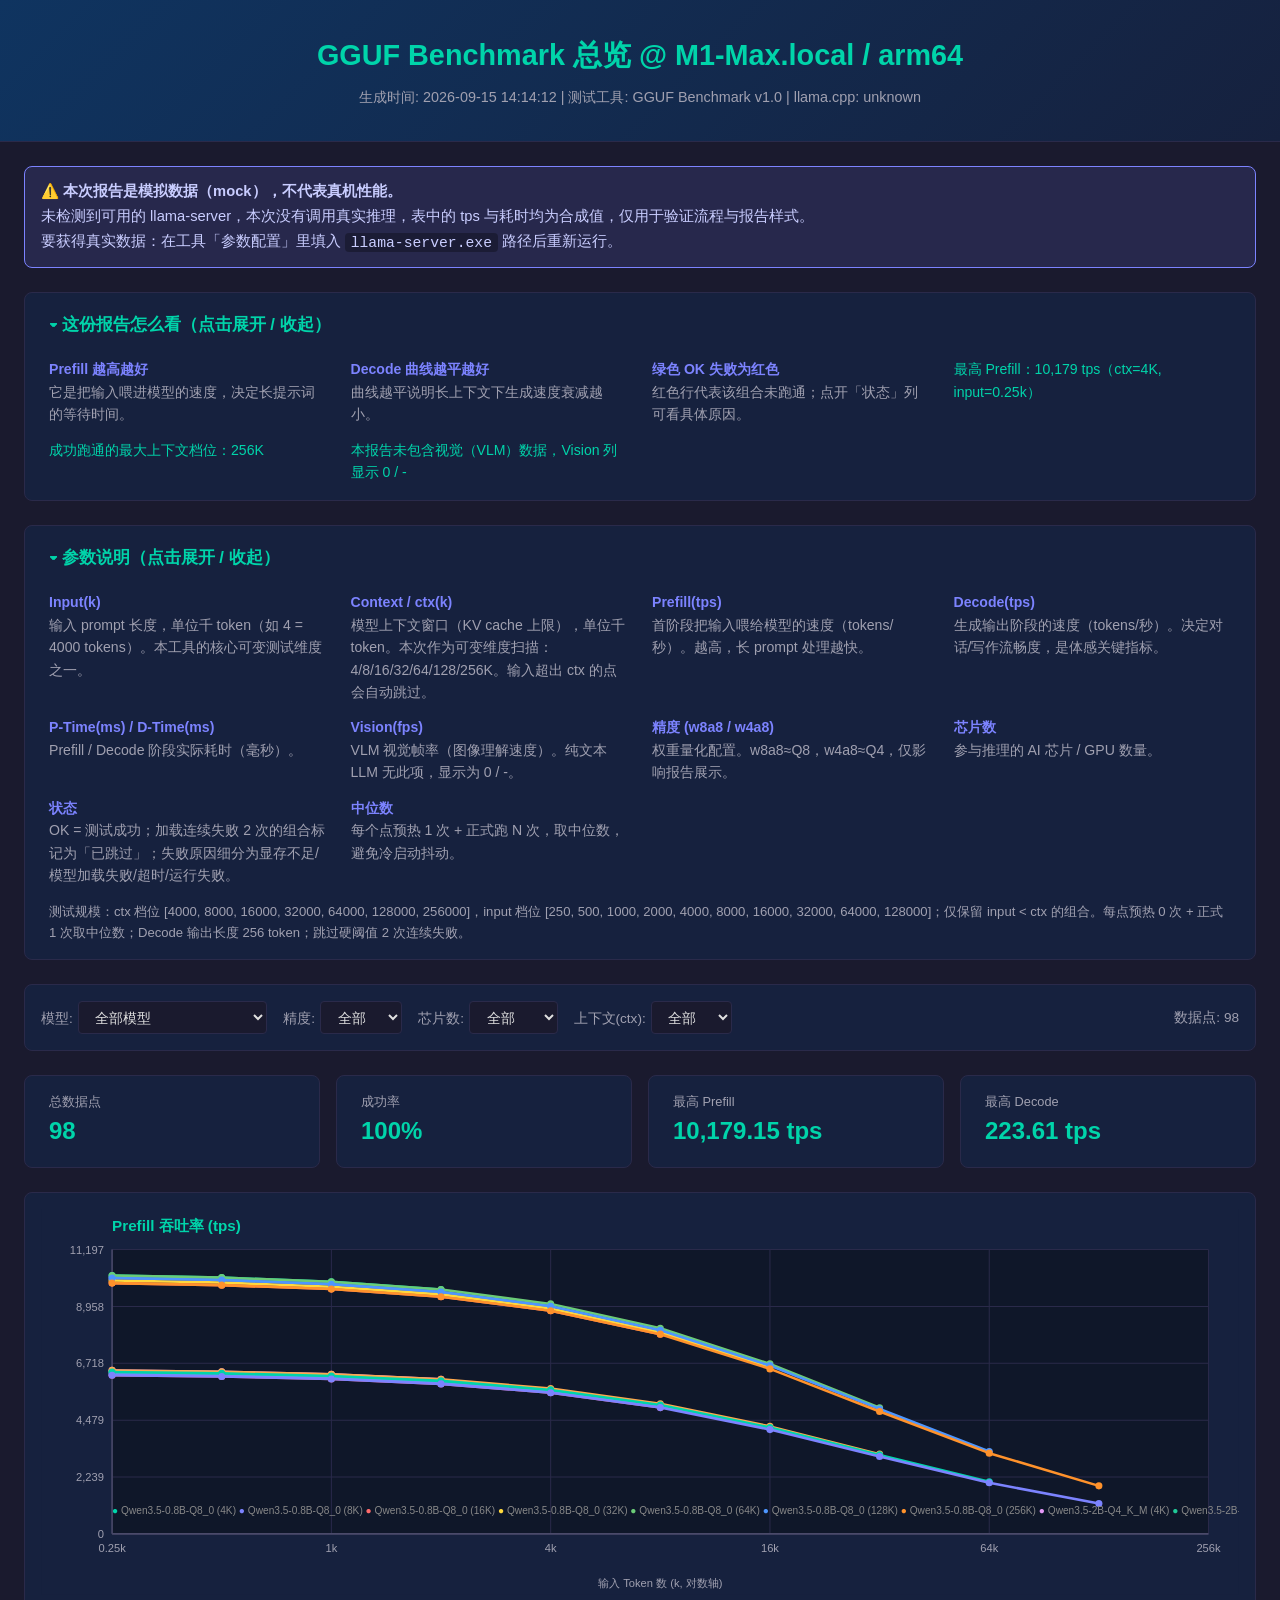
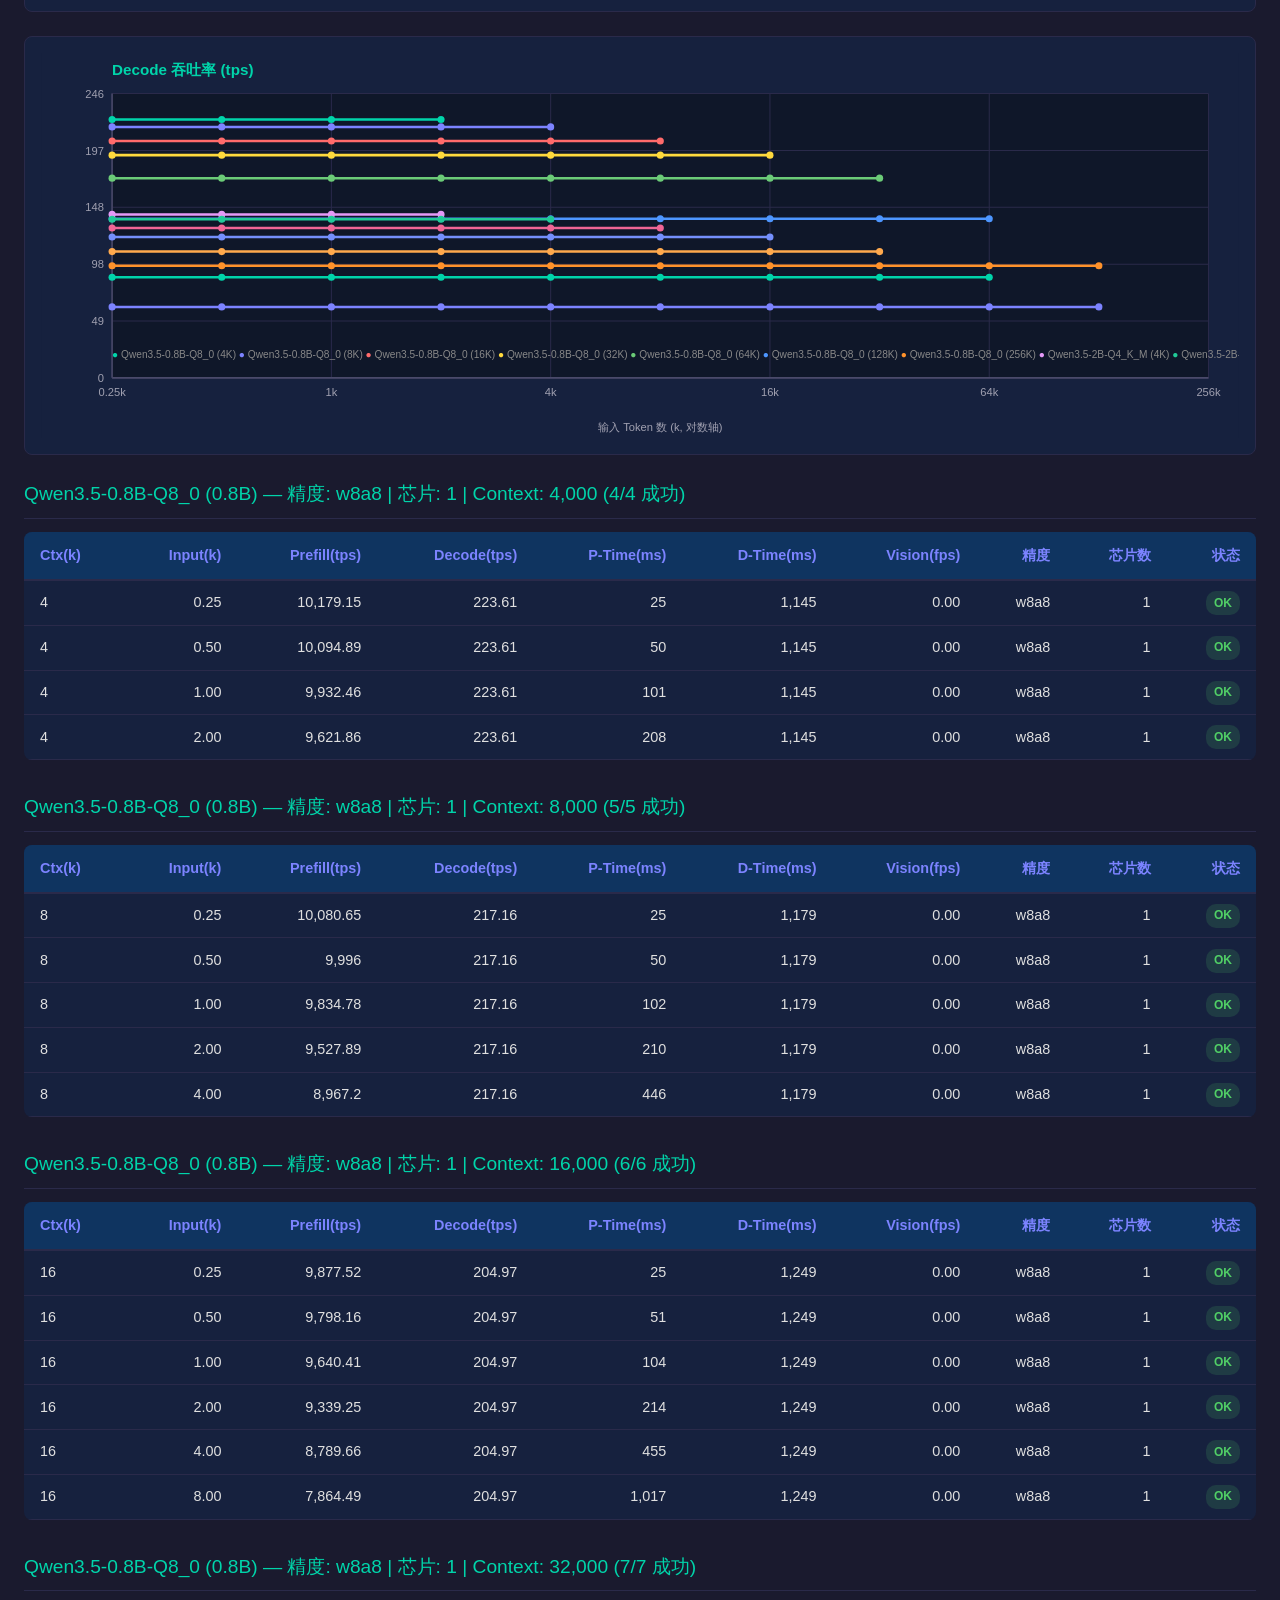
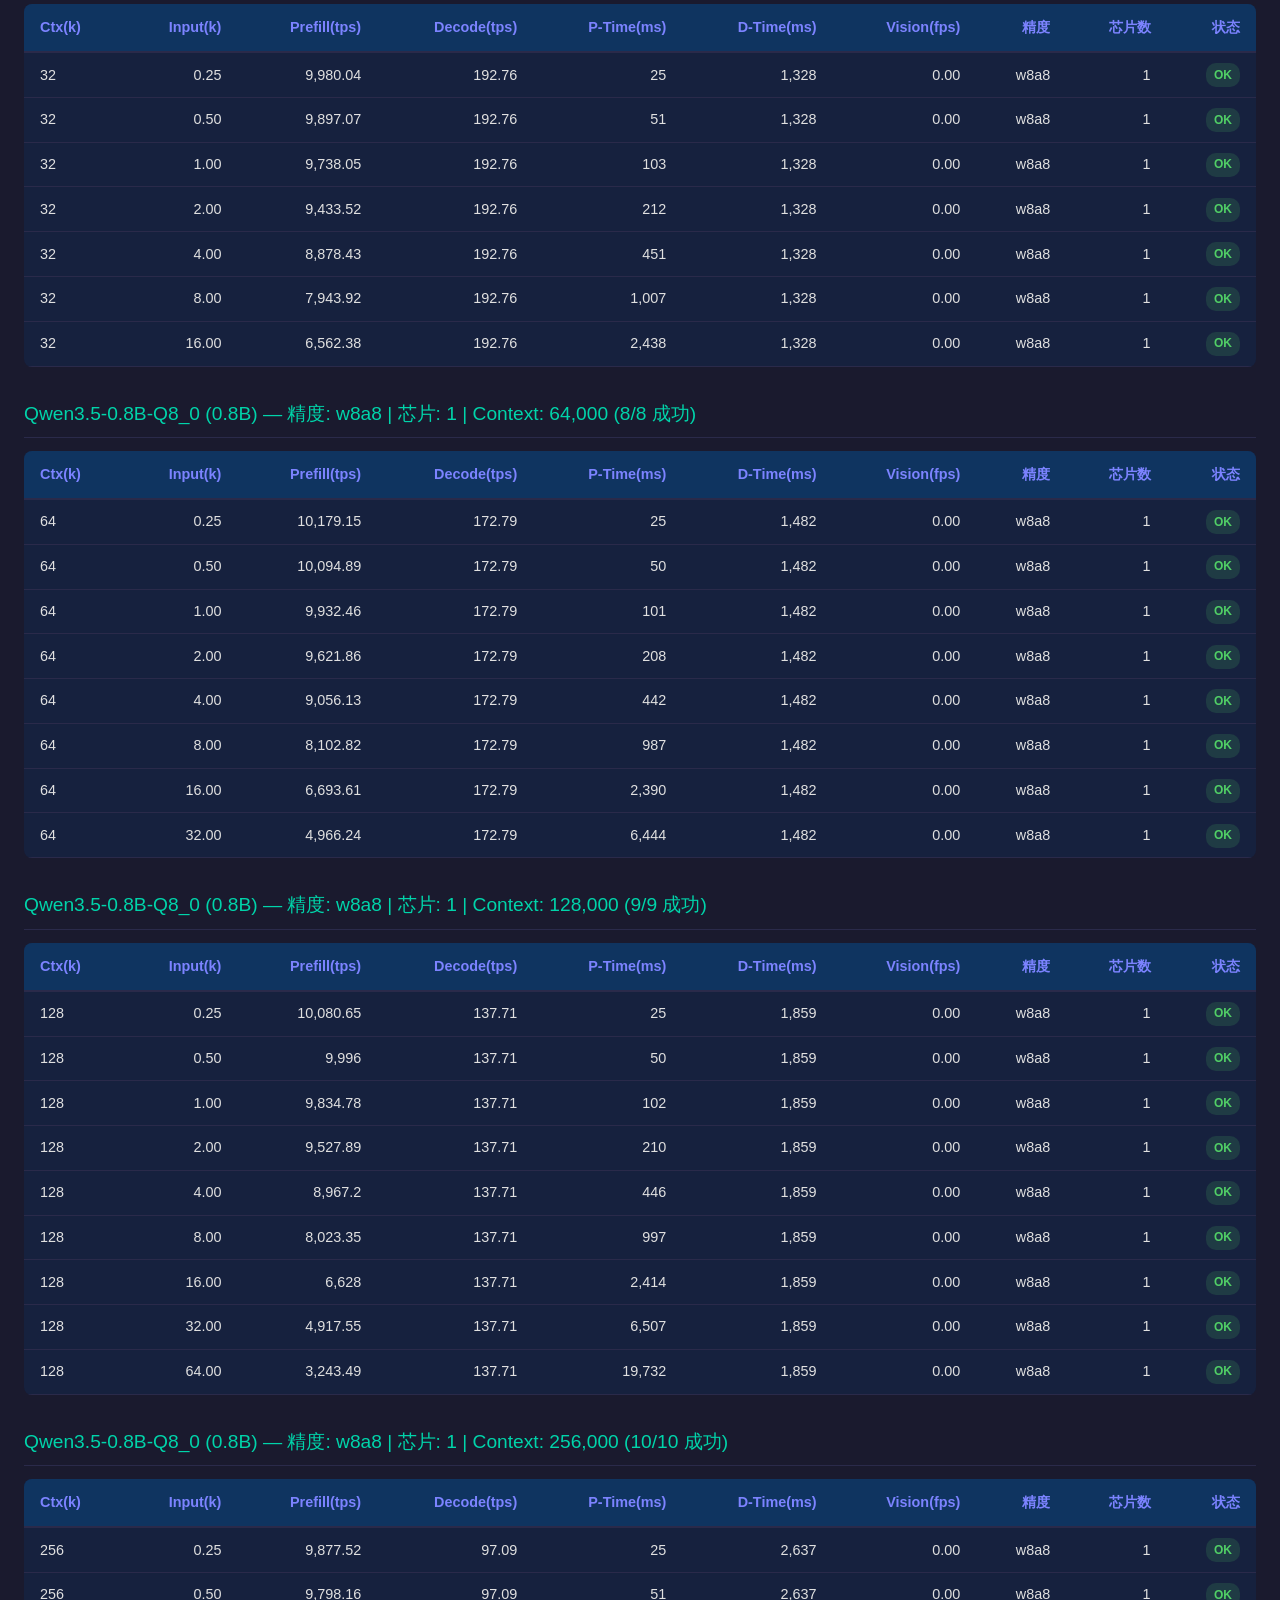
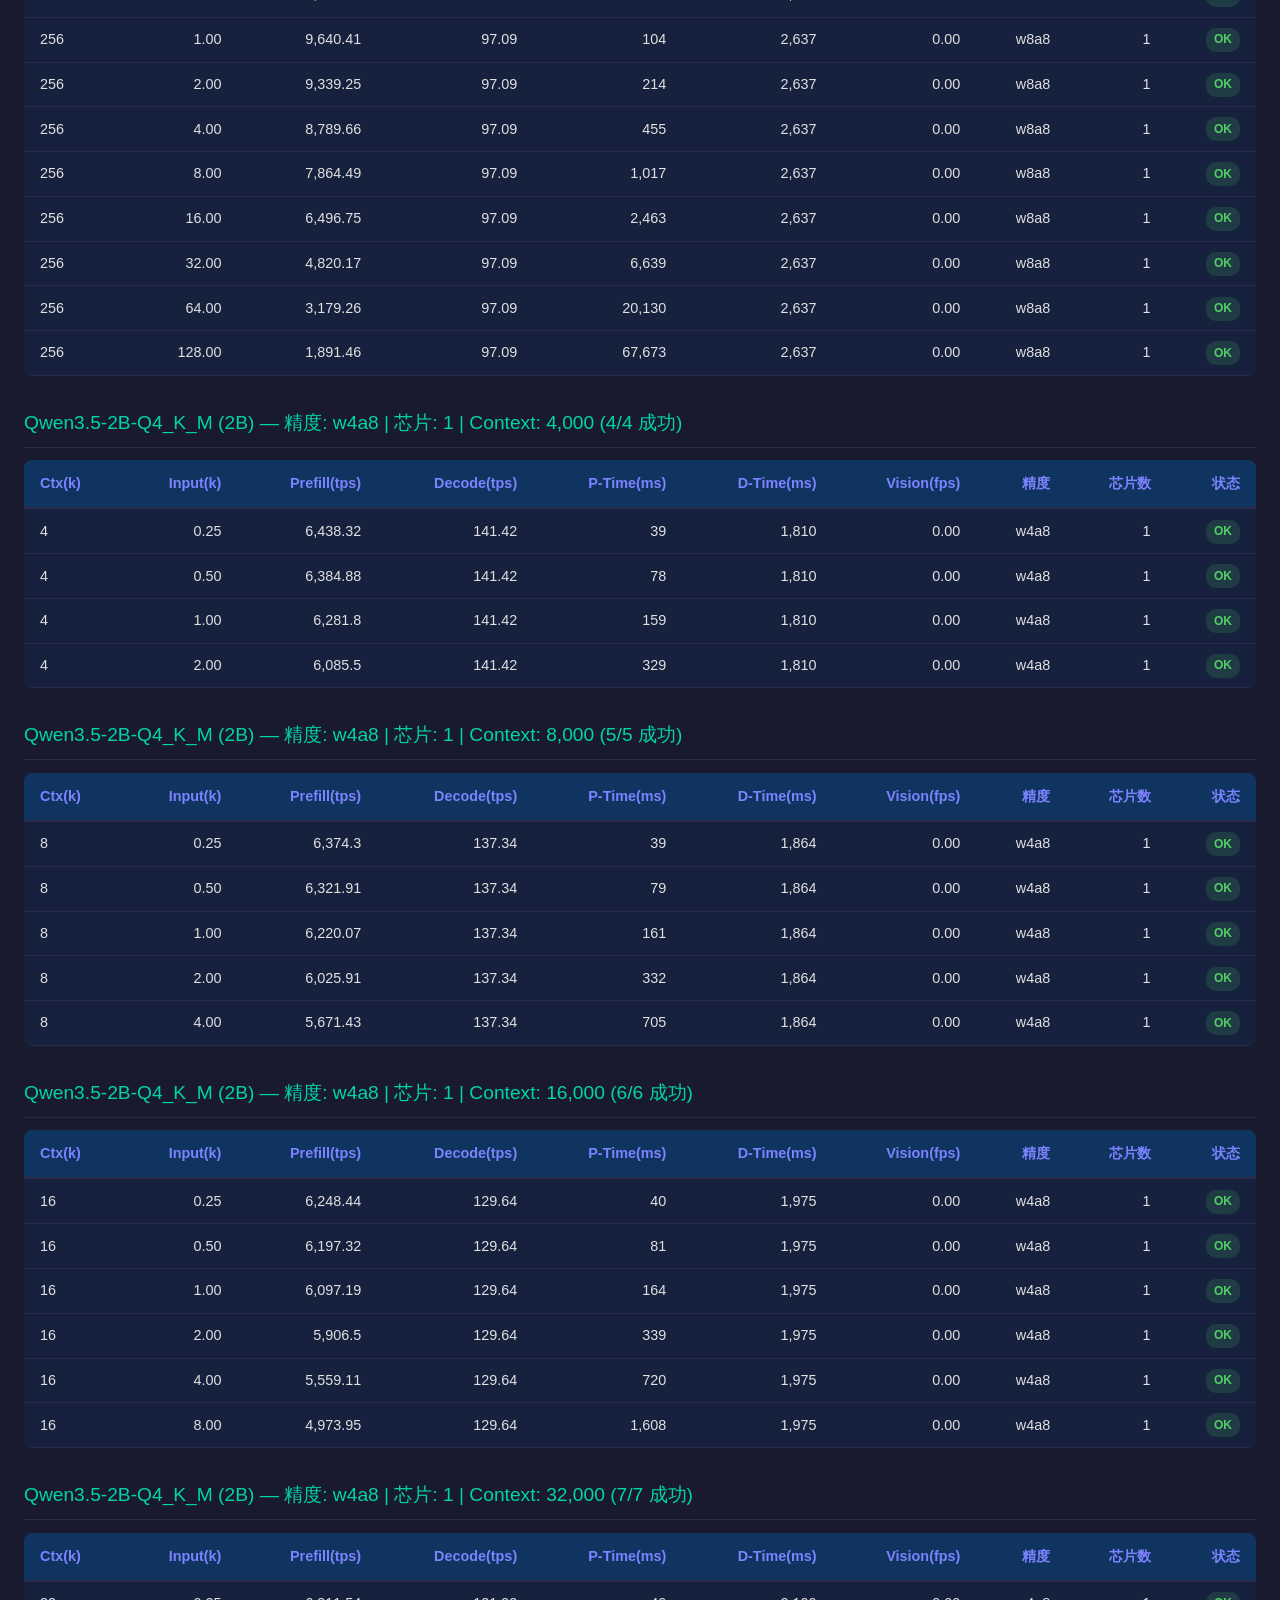
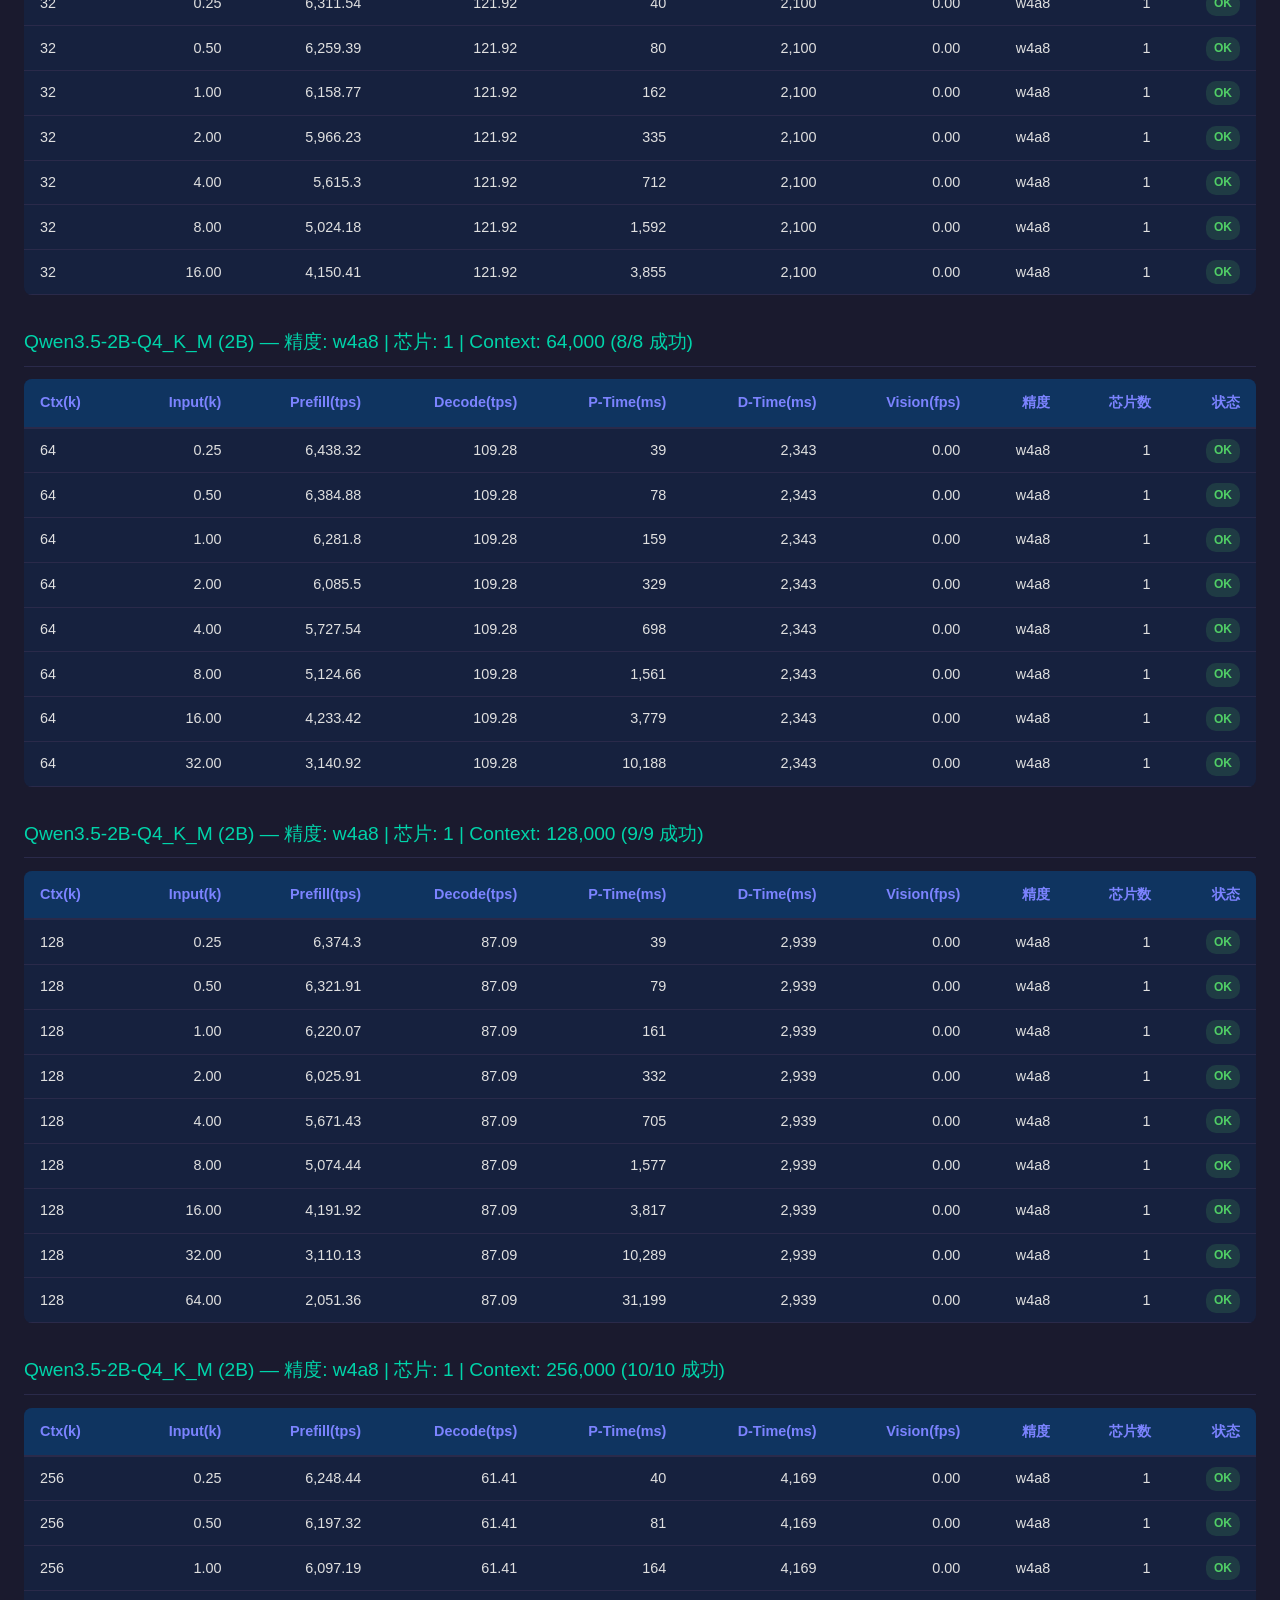
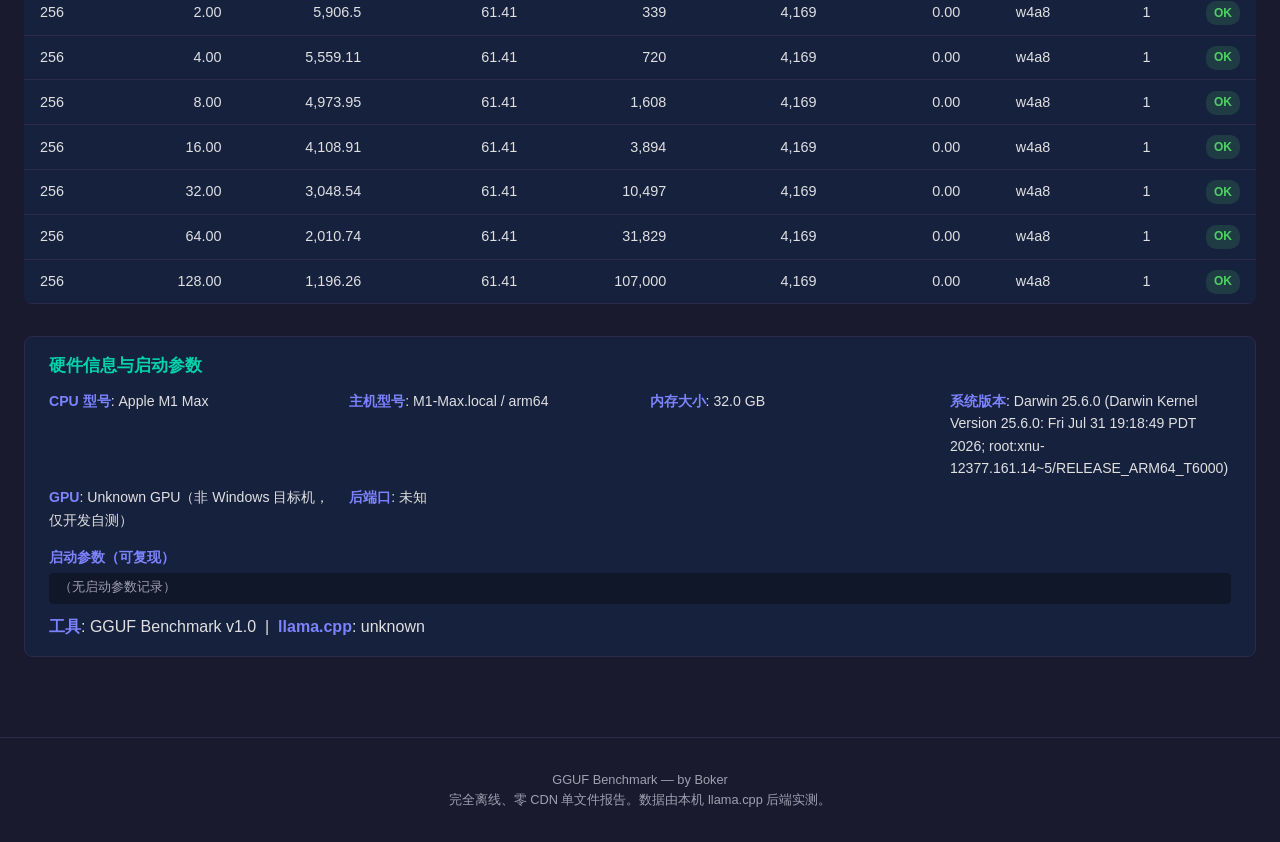
<file: docs/demo/overview.html>
<!DOCTYPE html><html lang="zh-CN"><head><meta charset="UTF-8"><meta name="viewport" content="width=device-width, initial-scale=1.0"><title>GGUF Benchmark 总览 @ M1-Max.local / arm64</title><style>
:root {
  --bg: #1a1a2e;
  --card-bg: #16213e;
  --border: #2a2a4a;
  --text: #e0e0e0;
  --text-secondary: #a0a0b0;
  --accent: #00d4aa;
  --accent2: #7c83ff;
  --red: #ff6b6b;
  --green: #51cf66;
  --header-bg: #0f3460;
}
* { margin: 0; padding: 0; box-sizing: border-box; }
body {
  font-family: -apple-system, BlinkMacSystemFont, 'Segoe UI', 'PingFang SC', 'Microsoft YaHei', sans-serif;
  background: var(--bg); color: var(--text); line-height: 1.6;
  min-height: 100vh;
}
.header {
  background: linear-gradient(135deg, #0f3460 0%, #16213e 100%);
  padding: 2rem; text-align: center; border-bottom: 1px solid var(--border);
}
.header h1 { font-size: 1.8rem; color: var(--accent); }
.header .subtitle { color: var(--text-secondary); margin-top: 0.5rem; font-size: 0.9rem; }
.container { max-width: 1400px; margin: 0 auto; padding: 1.5rem; }
.controls {
  display: flex; flex-wrap: wrap; gap: 1rem; align-items: center;
  padding: 1rem; background: var(--card-bg); border-radius: 8px;
  margin-bottom: 1.5rem; border: 1px solid var(--border);
}
.controls label { color: var(--text-secondary); font-size: 0.85rem; margin-right: 0.3rem; }
.controls select {
  background: var(--bg); color: var(--text); border: 1px solid var(--border);
  padding: 0.4rem 0.8rem; border-radius: 4px; font-size: 0.9rem; cursor: pointer;
}
.summary { display: flex; gap: 1rem; flex-wrap: wrap; margin-bottom: 1.5rem; }
.summary-card {
  background: var(--card-bg); border: 1px solid var(--border);
  border-radius: 8px; padding: 1rem 1.5rem; flex: 1; min-width: 180px;
}
.summary-card .label { color: var(--text-secondary); font-size: 0.8rem; }
.summary-card .value { font-size: 1.5rem; font-weight: bold; color: var(--accent); }
.table-wrapper { overflow-x: auto; }
table {
  width: 100%; border-collapse: collapse; font-size: 0.9rem;
  background: var(--card-bg); border-radius: 8px; overflow: hidden;
}
thead { background: var(--header-bg); }
th {
  padding: 0.75rem 1rem; text-align: right; color: var(--accent2);
  font-weight: 600; white-space: nowrap; border-bottom: 2px solid var(--border);
}
th:first-child { text-align: left; }
td {
  padding: 0.6rem 1rem; text-align: right; border-bottom: 1px solid var(--border);
  white-space: nowrap;
}
td:first-child { text-align: left; font-weight: 500; }
tr:hover { background: rgba(124, 131, 255, 0.05); }
tr.failed { opacity: 0.5; }
tr.failed td { color: var(--red); }
.badge {
  display: inline-block; padding: 0.15rem 0.5rem; border-radius: 10px;
  font-size: 0.75rem; font-weight: 600;
}
.badge-pass { background: rgba(81, 207, 102, 0.15); color: var(--green); }
.badge-fail { background: rgba(255, 107, 107, 0.15); color: var(--red); }
.badge-skip { background: rgba(255, 217, 61, 0.15); color: #ffd93d; }
.section-title {
  font-size: 1.2rem; color: var(--accent); margin: 1.5rem 0 0.8rem;
  padding-bottom: 0.5rem; border-bottom: 1px solid var(--border);
}
.chart-container {
  background: var(--card-bg); border: 1px solid var(--border);
  border-radius: 8px; padding: 1rem; margin-bottom: 1.5rem;
  position: relative;
}
.chart-svg { width: 100%; height: auto; display: block; }
.chart-tip {
  position: absolute; pointer-events: none; display: none; z-index: 5;
  background: rgba(15, 23, 41, 0.96); border: 1px solid var(--accent2);
  border-radius: 6px; padding: 0.5rem 0.7rem; font-size: 0.78rem;
  color: var(--text); line-height: 1.5; white-space: nowrap;
  box-shadow: 0 4px 14px rgba(0, 0, 0, 0.45);
}
.chart-tip .tip-head { color: var(--accent); font-weight: 600; margin-bottom: 0.25rem; }
.chart-tip .tip-row { display: flex; align-items: center; gap: 0.4rem; }
.chart-tip .tip-dot {
  width: 8px; height: 8px; border-radius: 50%; flex: none; display: inline-block;
}
.chart-tip .tip-val { color: var(--accent2); font-weight: 600; margin-left: 0.6rem; }
.footer {
  text-align: center; padding: 2rem; color: var(--text-secondary);
  font-size: 0.8rem; border-top: 1px solid var(--border); margin-top: 2rem;
}
.model-section { margin-bottom: 2rem; }
.intro {
  background: var(--card-bg); border: 1px solid var(--border);
  border-radius: 8px; padding: 1rem 1.5rem; margin-bottom: 1.5rem;
}
.intro summary {
  cursor: pointer; color: var(--accent); font-weight: 600; font-size: 1.05rem;
  list-style: none; padding: 0.2rem 0;
}
.intro summary::-webkit-details-marker { display: none; }
.intro summary::before { content: '▸ '; }
.intro[open] summary::before { content: '▾ '; }
.intro .intro-grid {
  display: grid; grid-template-columns: repeat(auto-fill, minmax(240px, 1fr));
  gap: 0.8rem 1.5rem; margin-top: 1rem;
}
.intro .intro-item { font-size: 0.88rem; }
.intro .intro-item b { color: var(--accent2); }
.intro .intro-item span { color: var(--text-secondary); }
.intro-caption { color: var(--text-secondary); font-size: 0.82rem; margin-top: 0.9rem; }
.oom-banner {
  background: rgba(255, 107, 107, 0.12); border: 1px solid var(--red);
  color: var(--red); padding: 0.75rem 1rem; border-radius: 8px;
  margin-bottom: 1.5rem; font-size: 0.9rem;
}
.mock-banner {
  background: rgba(124, 131, 255, 0.14); border: 1px solid var(--accent2);
  color: #c9cdff; padding: 0.75rem 1rem; border-radius: 8px;
  margin-bottom: 1.5rem; font-size: 0.92rem; line-height: 1.7;
}
.mock-banner code {
  background: rgba(0, 0, 0, 0.3); padding: 0.1rem 0.35rem; border-radius: 4px;
}
.hardware {
  background: var(--card-bg); border: 1px solid var(--border);
  border-radius: 8px; padding: 1rem 1.5rem; margin-bottom: 1.5rem;
}
.hardware h2 { font-size: 1.05rem; color: var(--accent); margin-bottom: 0.6rem; }
.hardware .hw-grid {
  display: grid; grid-template-columns: repeat(auto-fill, minmax(260px, 1fr));
  gap: 0.4rem 1.2rem; font-size: 0.88rem;
}
.hardware .hw-item b { color: var(--accent2); }
.launch-params { margin-top: 0.9rem; }
.launch-params .lp-title { color: var(--accent2); font-weight: 600; font-size: 0.9rem; }
.launch-params code {
  display: block; background: #0f1729; color: var(--text-secondary);
  padding: 0.35rem 0.6rem; border-radius: 4px; margin: 0.25rem 0;
  font-size: 0.8rem; white-space: pre-wrap; word-break: break-all;
}
th.sortable { cursor: pointer; user-select: none; }
th.sortable:hover { color: var(--accent); }
@media (max-width: 768px) {
  .controls { flex-direction: column; align-items: flex-start; }
  .summary { flex-direction: column; }
}
</style></head><body><div class="header"><h1>GGUF Benchmark 总览 @ M1-Max.local / arm64</h1><div class="subtitle">生成时间: 2026-09-15 14:14:12 | 测试工具: GGUF Benchmark v1.0 | llama.cpp: unknown</div></div><div class="container"><div class="mock-banner"><b>⚠️ 本次报告是模拟数据（mock），不代表真机性能。</b><br>未检测到可用的 llama-server，本次没有调用真实推理，表中的 tps 与耗时均为合成值，仅用于验证流程与报告样式。<br>要获得真实数据：在工具「参数配置」里填入 <code>llama-server.exe</code> 路径后重新运行。</div><details class="intro" open><summary>这份报告怎么看（点击展开 / 收起）</summary><div class="intro-grid"><div class="intro-item"><b>Prefill 越高越好</b><br><span>它是把输入喂进模型的速度，决定长提示词的等待时间。</span></div><div class="intro-item"><b>Decode 曲线越平越好</b><br><span>曲线越平说明长上下文下生成速度衰减越小。</span></div><div class="intro-item"><b>绿色 OK 失败为红色</b><br><span>红色行代表该组合未跑通；点开「状态」列可看具体原因。</span></div><div class="intro-item"><span style="color:var(--accent)">最高 Prefill：10,179 tps（ctx=4K, input=0.25k）</span></div><div class="intro-item"><span style="color:var(--accent)">成功跑通的最大上下文档位：256K</span></div><div class="intro-item"><span style="color:var(--accent)">本报告未包含视觉（VLM）数据，Vision 列显示 0 / -</span></div></div></details><details class="intro" open><summary>参数说明（点击展开 / 收起）</summary><div class="intro-grid"><div class="intro-item"><b>Input(k)</b><br><span>输入 prompt 长度，单位千 token（如 4 = 4000 tokens）。本工具的核心可变测试维度之一。</span></div><div class="intro-item"><b>Context / ctx(k)</b><br><span>模型上下文窗口（KV cache 上限），单位千 token。本次作为可变维度扫描：4/8/16/32/64/128/256K。输入超出 ctx 的点会自动跳过。</span></div><div class="intro-item"><b>Prefill(tps)</b><br><span>首阶段把输入喂给模型的速度（tokens/秒）。越高，长 prompt 处理越快。</span></div><div class="intro-item"><b>Decode(tps)</b><br><span>生成输出阶段的速度（tokens/秒）。决定对话/写作流畅度，是体感关键指标。</span></div><div class="intro-item"><b>P-Time(ms) / D-Time(ms)</b><br><span>Prefill / Decode 阶段实际耗时（毫秒）。</span></div><div class="intro-item"><b>Vision(fps)</b><br><span>VLM 视觉帧率（图像理解速度）。纯文本 LLM 无此项，显示为 0 / -。</span></div><div class="intro-item"><b>精度 (w8a8 / w4a8)</b><br><span>权重量化配置。w8a8≈Q8，w4a8≈Q4，仅影响报告展示。</span></div><div class="intro-item"><b>芯片数</b><br><span>参与推理的 AI 芯片 / GPU 数量。</span></div><div class="intro-item"><b>状态</b><br><span>OK = 测试成功；加载连续失败 2 次的组合标记为「已跳过」；失败原因细分为显存不足/模型加载失败/超时/运行失败。</span></div><div class="intro-item"><b>中位数</b><br><span>每个点预热 1 次 + 正式跑 N 次，取中位数，避免冷启动抖动。</span></div></div><div class="intro-caption">测试规模：ctx 档位 [4000, 8000, 16000, 32000, 64000, 128000, 256000]，input 档位 [250, 500, 1000, 2000, 4000, 8000, 16000, 32000, 64000, 128000]；仅保留 input &lt; ctx 的组合。每点预热 0 次 + 正式 1 次取中位数；Decode 输出长度 256 token；跳过硬阈值 2 次连续失败。</div></details><div class="controls"><div><label>模型:</label><select id="modelFilter"><option value="all">全部模型</option></select></div><div><label>精度:</label><select id="precisionFilter"><option value="all">全部</option></select></div><div><label>芯片数:</label><select id="chipFilter"><option value="all">全部</option></select></div><div><label>上下文(ctx):</label><select id="ctxFilter"><option value="all">全部</option></select></div><div style="margin-left: auto; color: var(--text-secondary); font-size: 0.85rem;">数据点: <span id="pointCount">0</span></div></div><div class="summary" id="summaryCards"></div><div class="chart-container"><svg viewBox="0 0 1180 380" xmlns="http://www.w3.org/2000/svg" class="chart-svg" role="img" aria-label="Prefill 吞吐率 (tps)"><rect x="0" y="0" width="1180" height="380" fill="#16213e"/><rect x="70" y="40" width="1080" height="280" fill="#0f1729"/><line x1="70" y1="320.0" x2="1150" y2="320.0" stroke="#2a2a4a" stroke-width="1"/><text x="62" y="324.0" fill="#a0a0b0" font-size="11" text-anchor="end">0</text><line x1="70" y1="264.0" x2="1150" y2="264.0" stroke="#2a2a4a" stroke-width="1"/><text x="62" y="268.0" fill="#a0a0b0" font-size="11" text-anchor="end">2,239</text><line x1="70" y1="208.0" x2="1150" y2="208.0" stroke="#2a2a4a" stroke-width="1"/><text x="62" y="212.0" fill="#a0a0b0" font-size="11" text-anchor="end">4,479</text><line x1="70" y1="152.0" x2="1150" y2="152.0" stroke="#2a2a4a" stroke-width="1"/><text x="62" y="156.0" fill="#a0a0b0" font-size="11" text-anchor="end">6,718</text><line x1="70" y1="96.0" x2="1150" y2="96.0" stroke="#2a2a4a" stroke-width="1"/><text x="62" y="100.0" fill="#a0a0b0" font-size="11" text-anchor="end">8,958</text><line x1="70" y1="40.0" x2="1150" y2="40.0" stroke="#2a2a4a" stroke-width="1"/><text x="62" y="44.0" fill="#a0a0b0" font-size="11" text-anchor="end">11,197</text><line x1="70.0" y1="40" x2="70.0" y2="320" stroke="#2a2a4a" stroke-width="1"/><text x="70.0" y="338" fill="#a0a0b0" font-size="11" text-anchor="middle">0.25k</text><line x1="286.0" y1="40" x2="286.0" y2="320" stroke="#2a2a4a" stroke-width="1"/><text x="286.0" y="338" fill="#a0a0b0" font-size="11" text-anchor="middle">1k</text><line x1="502.0" y1="40" x2="502.0" y2="320" stroke="#2a2a4a" stroke-width="1"/><text x="502.0" y="338" fill="#a0a0b0" font-size="11" text-anchor="middle">4k</text><line x1="718.0" y1="40" x2="718.0" y2="320" stroke="#2a2a4a" stroke-width="1"/><text x="718.0" y="338" fill="#a0a0b0" font-size="11" text-anchor="middle">16k</text><line x1="934.0" y1="40" x2="934.0" y2="320" stroke="#2a2a4a" stroke-width="1"/><text x="934.0" y="338" fill="#a0a0b0" font-size="11" text-anchor="middle">64k</text><line x1="1150.0" y1="40" x2="1150.0" y2="320" stroke="#2a2a4a" stroke-width="1"/><text x="1150.0" y="338" fill="#a0a0b0" font-size="11" text-anchor="middle">256k</text><line x1="70" y1="40" x2="70" y2="320" stroke="#4a4a6a" stroke-width="1.5"/><line x1="70" y1="320" x2="1150" y2="320" stroke="#4a4a6a" stroke-width="1.5"/><text x="70" y="22" fill="#00d4aa" font-size="15" font-weight="600">Prefill 吞吐率 (tps)</text><text x="610" y="372" fill="#a0a0b0" font-size="11" text-anchor="middle">输入 Token 数 (k, 对数轴)</text><polyline class="series-line" data-series="Qwen3.5-0.8B-Q8_0|0.8B|w8a8|1|4000" points="70.0,65.5 178.0,67.6 286.0,71.6 394.0,79.4" fill="none" stroke="#00d4aa" stroke-width="2.5" stroke-linejoin="round" stroke-linecap="round"/><circle class="series-dot" data-series="Qwen3.5-0.8B-Q8_0|0.8B|w8a8|1|4000" data-x="70.0" data-y="65.5" data-val="10179.15" data-in="250" data-ctx="4000" data-model="Qwen3.5-0.8B-Q8_0" data-color="#00d4aa" cx="70.0" cy="65.5" r="3.5" fill="#00d4aa"><title>Qwen3.5-0.8B-Q8_0: 10,179.1 tps @ 0.25k</title></circle><circle class="series-dot" data-series="Qwen3.5-0.8B-Q8_0|0.8B|w8a8|1|4000" data-x="178.0" data-y="67.6" data-val="10094.89" data-in="500" data-ctx="4000" data-model="Qwen3.5-0.8B-Q8_0" data-color="#00d4aa" cx="178.0" cy="67.6" r="3.5" fill="#00d4aa"><title>Qwen3.5-0.8B-Q8_0: 10,094.9 tps @ 0.50k</title></circle><circle class="series-dot" data-series="Qwen3.5-0.8B-Q8_0|0.8B|w8a8|1|4000" data-x="286.0" data-y="71.6" data-val="9932.46" data-in="1000" data-ctx="4000" data-model="Qwen3.5-0.8B-Q8_0" data-color="#00d4aa" cx="286.0" cy="71.6" r="3.5" fill="#00d4aa"><title>Qwen3.5-0.8B-Q8_0: 9,932.5 tps @ 1.00k</title></circle><circle class="series-dot" data-series="Qwen3.5-0.8B-Q8_0|0.8B|w8a8|1|4000" data-x="394.0" data-y="79.4" data-val="9621.86" data-in="2000" data-ctx="4000" data-model="Qwen3.5-0.8B-Q8_0" data-color="#00d4aa" cx="394.0" cy="79.4" r="3.5" fill="#00d4aa"><title>Qwen3.5-0.8B-Q8_0: 9,621.9 tps @ 2.00k</title></circle><polyline class="series-line" data-series="Qwen3.5-0.8B-Q8_0|0.8B|w8a8|1|8000" points="70.0,67.9 178.0,70.0 286.0,74.1 394.0,81.7 502.0,95.8" fill="none" stroke="#7c83ff" stroke-width="2.5" stroke-linejoin="round" stroke-linecap="round"/><circle class="series-dot" data-series="Qwen3.5-0.8B-Q8_0|0.8B|w8a8|1|8000" data-x="70.0" data-y="67.9" data-val="10080.65" data-in="250" data-ctx="8000" data-model="Qwen3.5-0.8B-Q8_0" data-color="#7c83ff" cx="70.0" cy="67.9" r="3.5" fill="#7c83ff"><title>Qwen3.5-0.8B-Q8_0: 10,080.6 tps @ 0.25k</title></circle><circle class="series-dot" data-series="Qwen3.5-0.8B-Q8_0|0.8B|w8a8|1|8000" data-x="178.0" data-y="70.0" data-val="9996.00" data-in="500" data-ctx="8000" data-model="Qwen3.5-0.8B-Q8_0" data-color="#7c83ff" cx="178.0" cy="70.0" r="3.5" fill="#7c83ff"><title>Qwen3.5-0.8B-Q8_0: 9,996.0 tps @ 0.50k</title></circle><circle class="series-dot" data-series="Qwen3.5-0.8B-Q8_0|0.8B|w8a8|1|8000" data-x="286.0" data-y="74.1" data-val="9834.78" data-in="1000" data-ctx="8000" data-model="Qwen3.5-0.8B-Q8_0" data-color="#7c83ff" cx="286.0" cy="74.1" r="3.5" fill="#7c83ff"><title>Qwen3.5-0.8B-Q8_0: 9,834.8 tps @ 1.00k</title></circle><circle class="series-dot" data-series="Qwen3.5-0.8B-Q8_0|0.8B|w8a8|1|8000" data-x="394.0" data-y="81.7" data-val="9527.89" data-in="2000" data-ctx="8000" data-model="Qwen3.5-0.8B-Q8_0" data-color="#7c83ff" cx="394.0" cy="81.7" r="3.5" fill="#7c83ff"><title>Qwen3.5-0.8B-Q8_0: 9,527.9 tps @ 2.00k</title></circle><circle class="series-dot" data-series="Qwen3.5-0.8B-Q8_0|0.8B|w8a8|1|8000" data-x="502.0" data-y="95.8" data-val="8967.20" data-in="4000" data-ctx="8000" data-model="Qwen3.5-0.8B-Q8_0" data-color="#7c83ff" cx="502.0" cy="95.8" r="3.5" fill="#7c83ff"><title>Qwen3.5-0.8B-Q8_0: 8,967.2 tps @ 4.00k</title></circle><polyline class="series-line" data-series="Qwen3.5-0.8B-Q8_0|0.8B|w8a8|1|16000" points="70.0,73.0 178.0,75.0 286.0,78.9 394.0,86.5 502.0,100.2 610.0,123.3" fill="none" stroke="#ff6b6b" stroke-width="2.5" stroke-linejoin="round" stroke-linecap="round"/><circle class="series-dot" data-series="Qwen3.5-0.8B-Q8_0|0.8B|w8a8|1|16000" data-x="70.0" data-y="73.0" data-val="9877.52" data-in="250" data-ctx="16000" data-model="Qwen3.5-0.8B-Q8_0" data-color="#ff6b6b" cx="70.0" cy="73.0" r="3.5" fill="#ff6b6b"><title>Qwen3.5-0.8B-Q8_0: 9,877.5 tps @ 0.25k</title></circle><circle class="series-dot" data-series="Qwen3.5-0.8B-Q8_0|0.8B|w8a8|1|16000" data-x="178.0" data-y="75.0" data-val="9798.16" data-in="500" data-ctx="16000" data-model="Qwen3.5-0.8B-Q8_0" data-color="#ff6b6b" cx="178.0" cy="75.0" r="3.5" fill="#ff6b6b"><title>Qwen3.5-0.8B-Q8_0: 9,798.2 tps @ 0.50k</title></circle><circle class="series-dot" data-series="Qwen3.5-0.8B-Q8_0|0.8B|w8a8|1|16000" data-x="286.0" data-y="78.9" data-val="9640.41" data-in="1000" data-ctx="16000" data-model="Qwen3.5-0.8B-Q8_0" data-color="#ff6b6b" cx="286.0" cy="78.9" r="3.5" fill="#ff6b6b"><title>Qwen3.5-0.8B-Q8_0: 9,640.4 tps @ 1.00k</title></circle><circle class="series-dot" data-series="Qwen3.5-0.8B-Q8_0|0.8B|w8a8|1|16000" data-x="394.0" data-y="86.5" data-val="9339.25" data-in="2000" data-ctx="16000" data-model="Qwen3.5-0.8B-Q8_0" data-color="#ff6b6b" cx="394.0" cy="86.5" r="3.5" fill="#ff6b6b"><title>Qwen3.5-0.8B-Q8_0: 9,339.2 tps @ 2.00k</title></circle><circle class="series-dot" data-series="Qwen3.5-0.8B-Q8_0|0.8B|w8a8|1|16000" data-x="502.0" data-y="100.2" data-val="8789.66" data-in="4000" data-ctx="16000" data-model="Qwen3.5-0.8B-Q8_0" data-color="#ff6b6b" cx="502.0" cy="100.2" r="3.5" fill="#ff6b6b"><title>Qwen3.5-0.8B-Q8_0: 8,789.7 tps @ 4.00k</title></circle><circle class="series-dot" data-series="Qwen3.5-0.8B-Q8_0|0.8B|w8a8|1|16000" data-x="610.0" data-y="123.3" data-val="7864.49" data-in="8000" data-ctx="16000" data-model="Qwen3.5-0.8B-Q8_0" data-color="#ff6b6b" cx="610.0" cy="123.3" r="3.5" fill="#ff6b6b"><title>Qwen3.5-0.8B-Q8_0: 7,864.5 tps @ 8.00k</title></circle><polyline class="series-line" data-series="Qwen3.5-0.8B-Q8_0|0.8B|w8a8|1|32000" points="70.0,70.4 178.0,72.5 286.0,76.5 394.0,84.1 502.0,98.0 610.0,121.4 718.0,155.9" fill="none" stroke="#ffd93d" stroke-width="2.5" stroke-linejoin="round" stroke-linecap="round"/><circle class="series-dot" data-series="Qwen3.5-0.8B-Q8_0|0.8B|w8a8|1|32000" data-x="70.0" data-y="70.4" data-val="9980.04" data-in="250" data-ctx="32000" data-model="Qwen3.5-0.8B-Q8_0" data-color="#ffd93d" cx="70.0" cy="70.4" r="3.5" fill="#ffd93d"><title>Qwen3.5-0.8B-Q8_0: 9,980.0 tps @ 0.25k</title></circle><circle class="series-dot" data-series="Qwen3.5-0.8B-Q8_0|0.8B|w8a8|1|32000" data-x="178.0" data-y="72.5" data-val="9897.07" data-in="500" data-ctx="32000" data-model="Qwen3.5-0.8B-Q8_0" data-color="#ffd93d" cx="178.0" cy="72.5" r="3.5" fill="#ffd93d"><title>Qwen3.5-0.8B-Q8_0: 9,897.1 tps @ 0.50k</title></circle><circle class="series-dot" data-series="Qwen3.5-0.8B-Q8_0|0.8B|w8a8|1|32000" data-x="286.0" data-y="76.5" data-val="9738.05" data-in="1000" data-ctx="32000" data-model="Qwen3.5-0.8B-Q8_0" data-color="#ffd93d" cx="286.0" cy="76.5" r="3.5" fill="#ffd93d"><title>Qwen3.5-0.8B-Q8_0: 9,738.0 tps @ 1.00k</title></circle><circle class="series-dot" data-series="Qwen3.5-0.8B-Q8_0|0.8B|w8a8|1|32000" data-x="394.0" data-y="84.1" data-val="9433.52" data-in="2000" data-ctx="32000" data-model="Qwen3.5-0.8B-Q8_0" data-color="#ffd93d" cx="394.0" cy="84.1" r="3.5" fill="#ffd93d"><title>Qwen3.5-0.8B-Q8_0: 9,433.5 tps @ 2.00k</title></circle><circle class="series-dot" data-series="Qwen3.5-0.8B-Q8_0|0.8B|w8a8|1|32000" data-x="502.0" data-y="98.0" data-val="8878.43" data-in="4000" data-ctx="32000" data-model="Qwen3.5-0.8B-Q8_0" data-color="#ffd93d" cx="502.0" cy="98.0" r="3.5" fill="#ffd93d"><title>Qwen3.5-0.8B-Q8_0: 8,878.4 tps @ 4.00k</title></circle><circle class="series-dot" data-series="Qwen3.5-0.8B-Q8_0|0.8B|w8a8|1|32000" data-x="610.0" data-y="121.4" data-val="7943.92" data-in="8000" data-ctx="32000" data-model="Qwen3.5-0.8B-Q8_0" data-color="#ffd93d" cx="610.0" cy="121.4" r="3.5" fill="#ffd93d"><title>Qwen3.5-0.8B-Q8_0: 7,943.9 tps @ 8.00k</title></circle><circle class="series-dot" data-series="Qwen3.5-0.8B-Q8_0|0.8B|w8a8|1|32000" data-x="718.0" data-y="155.9" data-val="6562.38" data-in="16000" data-ctx="32000" data-model="Qwen3.5-0.8B-Q8_0" data-color="#ffd93d" cx="718.0" cy="155.9" r="3.5" fill="#ffd93d"><title>Qwen3.5-0.8B-Q8_0: 6,562.4 tps @ 16.00k</title></circle><polyline class="series-line" data-series="Qwen3.5-0.8B-Q8_0|0.8B|w8a8|1|64000" points="70.0,65.5 178.0,67.6 286.0,71.6 394.0,79.4 502.0,93.5 610.0,117.4 718.0,152.6 826.0,195.8" fill="none" stroke="#6bcb77" stroke-width="2.5" stroke-linejoin="round" stroke-linecap="round"/><circle class="series-dot" data-series="Qwen3.5-0.8B-Q8_0|0.8B|w8a8|1|64000" data-x="70.0" data-y="65.5" data-val="10179.15" data-in="250" data-ctx="64000" data-model="Qwen3.5-0.8B-Q8_0" data-color="#6bcb77" cx="70.0" cy="65.5" r="3.5" fill="#6bcb77"><title>Qwen3.5-0.8B-Q8_0: 10,179.1 tps @ 0.25k</title></circle><circle class="series-dot" data-series="Qwen3.5-0.8B-Q8_0|0.8B|w8a8|1|64000" data-x="178.0" data-y="67.6" data-val="10094.89" data-in="500" data-ctx="64000" data-model="Qwen3.5-0.8B-Q8_0" data-color="#6bcb77" cx="178.0" cy="67.6" r="3.5" fill="#6bcb77"><title>Qwen3.5-0.8B-Q8_0: 10,094.9 tps @ 0.50k</title></circle><circle class="series-dot" data-series="Qwen3.5-0.8B-Q8_0|0.8B|w8a8|1|64000" data-x="286.0" data-y="71.6" data-val="9932.46" data-in="1000" data-ctx="64000" data-model="Qwen3.5-0.8B-Q8_0" data-color="#6bcb77" cx="286.0" cy="71.6" r="3.5" fill="#6bcb77"><title>Qwen3.5-0.8B-Q8_0: 9,932.5 tps @ 1.00k</title></circle><circle class="series-dot" data-series="Qwen3.5-0.8B-Q8_0|0.8B|w8a8|1|64000" data-x="394.0" data-y="79.4" data-val="9621.86" data-in="2000" data-ctx="64000" data-model="Qwen3.5-0.8B-Q8_0" data-color="#6bcb77" cx="394.0" cy="79.4" r="3.5" fill="#6bcb77"><title>Qwen3.5-0.8B-Q8_0: 9,621.9 tps @ 2.00k</title></circle><circle class="series-dot" data-series="Qwen3.5-0.8B-Q8_0|0.8B|w8a8|1|64000" data-x="502.0" data-y="93.5" data-val="9056.13" data-in="4000" data-ctx="64000" data-model="Qwen3.5-0.8B-Q8_0" data-color="#6bcb77" cx="502.0" cy="93.5" r="3.5" fill="#6bcb77"><title>Qwen3.5-0.8B-Q8_0: 9,056.1 tps @ 4.00k</title></circle><circle class="series-dot" data-series="Qwen3.5-0.8B-Q8_0|0.8B|w8a8|1|64000" data-x="610.0" data-y="117.4" data-val="8102.82" data-in="8000" data-ctx="64000" data-model="Qwen3.5-0.8B-Q8_0" data-color="#6bcb77" cx="610.0" cy="117.4" r="3.5" fill="#6bcb77"><title>Qwen3.5-0.8B-Q8_0: 8,102.8 tps @ 8.00k</title></circle><circle class="series-dot" data-series="Qwen3.5-0.8B-Q8_0|0.8B|w8a8|1|64000" data-x="718.0" data-y="152.6" data-val="6693.61" data-in="16000" data-ctx="64000" data-model="Qwen3.5-0.8B-Q8_0" data-color="#6bcb77" cx="718.0" cy="152.6" r="3.5" fill="#6bcb77"><title>Qwen3.5-0.8B-Q8_0: 6,693.6 tps @ 16.00k</title></circle><circle class="series-dot" data-series="Qwen3.5-0.8B-Q8_0|0.8B|w8a8|1|64000" data-x="826.0" data-y="195.8" data-val="4966.24" data-in="32000" data-ctx="64000" data-model="Qwen3.5-0.8B-Q8_0" data-color="#6bcb77" cx="826.0" cy="195.8" r="3.5" fill="#6bcb77"><title>Qwen3.5-0.8B-Q8_0: 4,966.2 tps @ 32.00k</title></circle><polyline class="series-line" data-series="Qwen3.5-0.8B-Q8_0|0.8B|w8a8|1|128000" points="70.0,67.9 178.0,70.0 286.0,74.1 394.0,81.7 502.0,95.8 610.0,119.4 718.0,154.3 826.0,197.0 934.0,238.9" fill="none" stroke="#4d96ff" stroke-width="2.5" stroke-linejoin="round" stroke-linecap="round"/><circle class="series-dot" data-series="Qwen3.5-0.8B-Q8_0|0.8B|w8a8|1|128000" data-x="70.0" data-y="67.9" data-val="10080.65" data-in="250" data-ctx="128000" data-model="Qwen3.5-0.8B-Q8_0" data-color="#4d96ff" cx="70.0" cy="67.9" r="3.5" fill="#4d96ff"><title>Qwen3.5-0.8B-Q8_0: 10,080.6 tps @ 0.25k</title></circle><circle class="series-dot" data-series="Qwen3.5-0.8B-Q8_0|0.8B|w8a8|1|128000" data-x="178.0" data-y="70.0" data-val="9996.00" data-in="500" data-ctx="128000" data-model="Qwen3.5-0.8B-Q8_0" data-color="#4d96ff" cx="178.0" cy="70.0" r="3.5" fill="#4d96ff"><title>Qwen3.5-0.8B-Q8_0: 9,996.0 tps @ 0.50k</title></circle><circle class="series-dot" data-series="Qwen3.5-0.8B-Q8_0|0.8B|w8a8|1|128000" data-x="286.0" data-y="74.1" data-val="9834.78" data-in="1000" data-ctx="128000" data-model="Qwen3.5-0.8B-Q8_0" data-color="#4d96ff" cx="286.0" cy="74.1" r="3.5" fill="#4d96ff"><title>Qwen3.5-0.8B-Q8_0: 9,834.8 tps @ 1.00k</title></circle><circle class="series-dot" data-series="Qwen3.5-0.8B-Q8_0|0.8B|w8a8|1|128000" data-x="394.0" data-y="81.7" data-val="9527.89" data-in="2000" data-ctx="128000" data-model="Qwen3.5-0.8B-Q8_0" data-color="#4d96ff" cx="394.0" cy="81.7" r="3.5" fill="#4d96ff"><title>Qwen3.5-0.8B-Q8_0: 9,527.9 tps @ 2.00k</title></circle><circle class="series-dot" data-series="Qwen3.5-0.8B-Q8_0|0.8B|w8a8|1|128000" data-x="502.0" data-y="95.8" data-val="8967.20" data-in="4000" data-ctx="128000" data-model="Qwen3.5-0.8B-Q8_0" data-color="#4d96ff" cx="502.0" cy="95.8" r="3.5" fill="#4d96ff"><title>Qwen3.5-0.8B-Q8_0: 8,967.2 tps @ 4.00k</title></circle><circle class="series-dot" data-series="Qwen3.5-0.8B-Q8_0|0.8B|w8a8|1|128000" data-x="610.0" data-y="119.4" data-val="8023.35" data-in="8000" data-ctx="128000" data-model="Qwen3.5-0.8B-Q8_0" data-color="#4d96ff" cx="610.0" cy="119.4" r="3.5" fill="#4d96ff"><title>Qwen3.5-0.8B-Q8_0: 8,023.4 tps @ 8.00k</title></circle><circle class="series-dot" data-series="Qwen3.5-0.8B-Q8_0|0.8B|w8a8|1|128000" data-x="718.0" data-y="154.3" data-val="6628.00" data-in="16000" data-ctx="128000" data-model="Qwen3.5-0.8B-Q8_0" data-color="#4d96ff" cx="718.0" cy="154.3" r="3.5" fill="#4d96ff"><title>Qwen3.5-0.8B-Q8_0: 6,628.0 tps @ 16.00k</title></circle><circle class="series-dot" data-series="Qwen3.5-0.8B-Q8_0|0.8B|w8a8|1|128000" data-x="826.0" data-y="197.0" data-val="4917.55" data-in="32000" data-ctx="128000" data-model="Qwen3.5-0.8B-Q8_0" data-color="#4d96ff" cx="826.0" cy="197.0" r="3.5" fill="#4d96ff"><title>Qwen3.5-0.8B-Q8_0: 4,917.6 tps @ 32.00k</title></circle><circle class="series-dot" data-series="Qwen3.5-0.8B-Q8_0|0.8B|w8a8|1|128000" data-x="934.0" data-y="238.9" data-val="3243.49" data-in="64000" data-ctx="128000" data-model="Qwen3.5-0.8B-Q8_0" data-color="#4d96ff" cx="934.0" cy="238.9" r="3.5" fill="#4d96ff"><title>Qwen3.5-0.8B-Q8_0: 3,243.5 tps @ 64.00k</title></circle><polyline class="series-line" data-series="Qwen3.5-0.8B-Q8_0|0.8B|w8a8|1|256000" points="70.0,73.0 178.0,75.0 286.0,78.9 394.0,86.5 502.0,100.2 610.0,123.3 718.0,157.5 826.0,199.5 934.0,240.5 1042.0,272.7" fill="none" stroke="#ff922b" stroke-width="2.5" stroke-linejoin="round" stroke-linecap="round"/><circle class="series-dot" data-series="Qwen3.5-0.8B-Q8_0|0.8B|w8a8|1|256000" data-x="70.0" data-y="73.0" data-val="9877.52" data-in="250" data-ctx="256000" data-model="Qwen3.5-0.8B-Q8_0" data-color="#ff922b" cx="70.0" cy="73.0" r="3.5" fill="#ff922b"><title>Qwen3.5-0.8B-Q8_0: 9,877.5 tps @ 0.25k</title></circle><circle class="series-dot" data-series="Qwen3.5-0.8B-Q8_0|0.8B|w8a8|1|256000" data-x="178.0" data-y="75.0" data-val="9798.16" data-in="500" data-ctx="256000" data-model="Qwen3.5-0.8B-Q8_0" data-color="#ff922b" cx="178.0" cy="75.0" r="3.5" fill="#ff922b"><title>Qwen3.5-0.8B-Q8_0: 9,798.2 tps @ 0.50k</title></circle><circle class="series-dot" data-series="Qwen3.5-0.8B-Q8_0|0.8B|w8a8|1|256000" data-x="286.0" data-y="78.9" data-val="9640.41" data-in="1000" data-ctx="256000" data-model="Qwen3.5-0.8B-Q8_0" data-color="#ff922b" cx="286.0" cy="78.9" r="3.5" fill="#ff922b"><title>Qwen3.5-0.8B-Q8_0: 9,640.4 tps @ 1.00k</title></circle><circle class="series-dot" data-series="Qwen3.5-0.8B-Q8_0|0.8B|w8a8|1|256000" data-x="394.0" data-y="86.5" data-val="9339.25" data-in="2000" data-ctx="256000" data-model="Qwen3.5-0.8B-Q8_0" data-color="#ff922b" cx="394.0" cy="86.5" r="3.5" fill="#ff922b"><title>Qwen3.5-0.8B-Q8_0: 9,339.2 tps @ 2.00k</title></circle><circle class="series-dot" data-series="Qwen3.5-0.8B-Q8_0|0.8B|w8a8|1|256000" data-x="502.0" data-y="100.2" data-val="8789.66" data-in="4000" data-ctx="256000" data-model="Qwen3.5-0.8B-Q8_0" data-color="#ff922b" cx="502.0" cy="100.2" r="3.5" fill="#ff922b"><title>Qwen3.5-0.8B-Q8_0: 8,789.7 tps @ 4.00k</title></circle><circle class="series-dot" data-series="Qwen3.5-0.8B-Q8_0|0.8B|w8a8|1|256000" data-x="610.0" data-y="123.3" data-val="7864.49" data-in="8000" data-ctx="256000" data-model="Qwen3.5-0.8B-Q8_0" data-color="#ff922b" cx="610.0" cy="123.3" r="3.5" fill="#ff922b"><title>Qwen3.5-0.8B-Q8_0: 7,864.5 tps @ 8.00k</title></circle><circle class="series-dot" data-series="Qwen3.5-0.8B-Q8_0|0.8B|w8a8|1|256000" data-x="718.0" data-y="157.5" data-val="6496.75" data-in="16000" data-ctx="256000" data-model="Qwen3.5-0.8B-Q8_0" data-color="#ff922b" cx="718.0" cy="157.5" r="3.5" fill="#ff922b"><title>Qwen3.5-0.8B-Q8_0: 6,496.8 tps @ 16.00k</title></circle><circle class="series-dot" data-series="Qwen3.5-0.8B-Q8_0|0.8B|w8a8|1|256000" data-x="826.0" data-y="199.5" data-val="4820.17" data-in="32000" data-ctx="256000" data-model="Qwen3.5-0.8B-Q8_0" data-color="#ff922b" cx="826.0" cy="199.5" r="3.5" fill="#ff922b"><title>Qwen3.5-0.8B-Q8_0: 4,820.2 tps @ 32.00k</title></circle><circle class="series-dot" data-series="Qwen3.5-0.8B-Q8_0|0.8B|w8a8|1|256000" data-x="934.0" data-y="240.5" data-val="3179.26" data-in="64000" data-ctx="256000" data-model="Qwen3.5-0.8B-Q8_0" data-color="#ff922b" cx="934.0" cy="240.5" r="3.5" fill="#ff922b"><title>Qwen3.5-0.8B-Q8_0: 3,179.3 tps @ 64.00k</title></circle><circle class="series-dot" data-series="Qwen3.5-0.8B-Q8_0|0.8B|w8a8|1|256000" data-x="1042.0" data-y="272.7" data-val="1891.46" data-in="128000" data-ctx="256000" data-model="Qwen3.5-0.8B-Q8_0" data-color="#ff922b" cx="1042.0" cy="272.7" r="3.5" fill="#ff922b"><title>Qwen3.5-0.8B-Q8_0: 1,891.5 tps @ 128.00k</title></circle><polyline class="series-line" data-series="Qwen3.5-2B-Q4_K_M|2B|w4a8|1|4000" points="70.0,159.0 178.0,160.3 286.0,162.9 394.0,167.8" fill="none" stroke="#e599f7" stroke-width="2.5" stroke-linejoin="round" stroke-linecap="round"/><circle class="series-dot" data-series="Qwen3.5-2B-Q4_K_M|2B|w4a8|1|4000" data-x="70.0" data-y="159.0" data-val="6438.32" data-in="250" data-ctx="4000" data-model="Qwen3.5-2B-Q4_K_M" data-color="#e599f7" cx="70.0" cy="159.0" r="3.5" fill="#e599f7"><title>Qwen3.5-2B-Q4_K_M: 6,438.3 tps @ 0.25k</title></circle><circle class="series-dot" data-series="Qwen3.5-2B-Q4_K_M|2B|w4a8|1|4000" data-x="178.0" data-y="160.3" data-val="6384.88" data-in="500" data-ctx="4000" data-model="Qwen3.5-2B-Q4_K_M" data-color="#e599f7" cx="178.0" cy="160.3" r="3.5" fill="#e599f7"><title>Qwen3.5-2B-Q4_K_M: 6,384.9 tps @ 0.50k</title></circle><circle class="series-dot" data-series="Qwen3.5-2B-Q4_K_M|2B|w4a8|1|4000" data-x="286.0" data-y="162.9" data-val="6281.80" data-in="1000" data-ctx="4000" data-model="Qwen3.5-2B-Q4_K_M" data-color="#e599f7" cx="286.0" cy="162.9" r="3.5" fill="#e599f7"><title>Qwen3.5-2B-Q4_K_M: 6,281.8 tps @ 1.00k</title></circle><circle class="series-dot" data-series="Qwen3.5-2B-Q4_K_M|2B|w4a8|1|4000" data-x="394.0" data-y="167.8" data-val="6085.50" data-in="2000" data-ctx="4000" data-model="Qwen3.5-2B-Q4_K_M" data-color="#e599f7" cx="394.0" cy="167.8" r="3.5" fill="#e599f7"><title>Qwen3.5-2B-Q4_K_M: 6,085.5 tps @ 2.00k</title></circle><polyline class="series-line" data-series="Qwen3.5-2B-Q4_K_M|2B|w4a8|1|8000" points="70.0,160.6 178.0,161.9 286.0,164.5 394.0,169.3 502.0,178.2" fill="none" stroke="#20c997" stroke-width="2.5" stroke-linejoin="round" stroke-linecap="round"/><circle class="series-dot" data-series="Qwen3.5-2B-Q4_K_M|2B|w4a8|1|8000" data-x="70.0" data-y="160.6" data-val="6374.30" data-in="250" data-ctx="8000" data-model="Qwen3.5-2B-Q4_K_M" data-color="#20c997" cx="70.0" cy="160.6" r="3.5" fill="#20c997"><title>Qwen3.5-2B-Q4_K_M: 6,374.3 tps @ 0.25k</title></circle><circle class="series-dot" data-series="Qwen3.5-2B-Q4_K_M|2B|w4a8|1|8000" data-x="178.0" data-y="161.9" data-val="6321.91" data-in="500" data-ctx="8000" data-model="Qwen3.5-2B-Q4_K_M" data-color="#20c997" cx="178.0" cy="161.9" r="3.5" fill="#20c997"><title>Qwen3.5-2B-Q4_K_M: 6,321.9 tps @ 0.50k</title></circle><circle class="series-dot" data-series="Qwen3.5-2B-Q4_K_M|2B|w4a8|1|8000" data-x="286.0" data-y="164.5" data-val="6220.07" data-in="1000" data-ctx="8000" data-model="Qwen3.5-2B-Q4_K_M" data-color="#20c997" cx="286.0" cy="164.5" r="3.5" fill="#20c997"><title>Qwen3.5-2B-Q4_K_M: 6,220.1 tps @ 1.00k</title></circle><circle class="series-dot" data-series="Qwen3.5-2B-Q4_K_M|2B|w4a8|1|8000" data-x="394.0" data-y="169.3" data-val="6025.91" data-in="2000" data-ctx="8000" data-model="Qwen3.5-2B-Q4_K_M" data-color="#20c997" cx="394.0" cy="169.3" r="3.5" fill="#20c997"><title>Qwen3.5-2B-Q4_K_M: 6,025.9 tps @ 2.00k</title></circle><circle class="series-dot" data-series="Qwen3.5-2B-Q4_K_M|2B|w4a8|1|8000" data-x="502.0" data-y="178.2" data-val="5671.43" data-in="4000" data-ctx="8000" data-model="Qwen3.5-2B-Q4_K_M" data-color="#20c997" cx="502.0" cy="178.2" r="3.5" fill="#20c997"><title>Qwen3.5-2B-Q4_K_M: 5,671.4 tps @ 4.00k</title></circle><polyline class="series-line" data-series="Qwen3.5-2B-Q4_K_M|2B|w4a8|1|16000" points="70.0,163.7 178.0,165.0 286.0,167.5 394.0,172.3 502.0,181.0 610.0,195.6" fill="none" stroke="#f06595" stroke-width="2.5" stroke-linejoin="round" stroke-linecap="round"/><circle class="series-dot" data-series="Qwen3.5-2B-Q4_K_M|2B|w4a8|1|16000" data-x="70.0" data-y="163.7" data-val="6248.44" data-in="250" data-ctx="16000" data-model="Qwen3.5-2B-Q4_K_M" data-color="#f06595" cx="70.0" cy="163.7" r="3.5" fill="#f06595"><title>Qwen3.5-2B-Q4_K_M: 6,248.4 tps @ 0.25k</title></circle><circle class="series-dot" data-series="Qwen3.5-2B-Q4_K_M|2B|w4a8|1|16000" data-x="178.0" data-y="165.0" data-val="6197.32" data-in="500" data-ctx="16000" data-model="Qwen3.5-2B-Q4_K_M" data-color="#f06595" cx="178.0" cy="165.0" r="3.5" fill="#f06595"><title>Qwen3.5-2B-Q4_K_M: 6,197.3 tps @ 0.50k</title></circle><circle class="series-dot" data-series="Qwen3.5-2B-Q4_K_M|2B|w4a8|1|16000" data-x="286.0" data-y="167.5" data-val="6097.19" data-in="1000" data-ctx="16000" data-model="Qwen3.5-2B-Q4_K_M" data-color="#f06595" cx="286.0" cy="167.5" r="3.5" fill="#f06595"><title>Qwen3.5-2B-Q4_K_M: 6,097.2 tps @ 1.00k</title></circle><circle class="series-dot" data-series="Qwen3.5-2B-Q4_K_M|2B|w4a8|1|16000" data-x="394.0" data-y="172.3" data-val="5906.50" data-in="2000" data-ctx="16000" data-model="Qwen3.5-2B-Q4_K_M" data-color="#f06595" cx="394.0" cy="172.3" r="3.5" fill="#f06595"><title>Qwen3.5-2B-Q4_K_M: 5,906.5 tps @ 2.00k</title></circle><circle class="series-dot" data-series="Qwen3.5-2B-Q4_K_M|2B|w4a8|1|16000" data-x="502.0" data-y="181.0" data-val="5559.11" data-in="4000" data-ctx="16000" data-model="Qwen3.5-2B-Q4_K_M" data-color="#f06595" cx="502.0" cy="181.0" r="3.5" fill="#f06595"><title>Qwen3.5-2B-Q4_K_M: 5,559.1 tps @ 4.00k</title></circle><circle class="series-dot" data-series="Qwen3.5-2B-Q4_K_M|2B|w4a8|1|16000" data-x="610.0" data-y="195.6" data-val="4973.95" data-in="8000" data-ctx="16000" data-model="Qwen3.5-2B-Q4_K_M" data-color="#f06595" cx="610.0" cy="195.6" r="3.5" fill="#f06595"><title>Qwen3.5-2B-Q4_K_M: 4,973.9 tps @ 8.00k</title></circle><polyline class="series-line" data-series="Qwen3.5-2B-Q4_K_M|2B|w4a8|1|32000" points="70.0,162.2 178.0,163.5 286.0,166.0 394.0,170.8 502.0,179.6 610.0,194.4 718.0,216.2" fill="none" stroke="#748ffc" stroke-width="2.5" stroke-linejoin="round" stroke-linecap="round"/><circle class="series-dot" data-series="Qwen3.5-2B-Q4_K_M|2B|w4a8|1|32000" data-x="70.0" data-y="162.2" data-val="6311.54" data-in="250" data-ctx="32000" data-model="Qwen3.5-2B-Q4_K_M" data-color="#748ffc" cx="70.0" cy="162.2" r="3.5" fill="#748ffc"><title>Qwen3.5-2B-Q4_K_M: 6,311.5 tps @ 0.25k</title></circle><circle class="series-dot" data-series="Qwen3.5-2B-Q4_K_M|2B|w4a8|1|32000" data-x="178.0" data-y="163.5" data-val="6259.39" data-in="500" data-ctx="32000" data-model="Qwen3.5-2B-Q4_K_M" data-color="#748ffc" cx="178.0" cy="163.5" r="3.5" fill="#748ffc"><title>Qwen3.5-2B-Q4_K_M: 6,259.4 tps @ 0.50k</title></circle><circle class="series-dot" data-series="Qwen3.5-2B-Q4_K_M|2B|w4a8|1|32000" data-x="286.0" data-y="166.0" data-val="6158.77" data-in="1000" data-ctx="32000" data-model="Qwen3.5-2B-Q4_K_M" data-color="#748ffc" cx="286.0" cy="166.0" r="3.5" fill="#748ffc"><title>Qwen3.5-2B-Q4_K_M: 6,158.8 tps @ 1.00k</title></circle><circle class="series-dot" data-series="Qwen3.5-2B-Q4_K_M|2B|w4a8|1|32000" data-x="394.0" data-y="170.8" data-val="5966.23" data-in="2000" data-ctx="32000" data-model="Qwen3.5-2B-Q4_K_M" data-color="#748ffc" cx="394.0" cy="170.8" r="3.5" fill="#748ffc"><title>Qwen3.5-2B-Q4_K_M: 5,966.2 tps @ 2.00k</title></circle><circle class="series-dot" data-series="Qwen3.5-2B-Q4_K_M|2B|w4a8|1|32000" data-x="502.0" data-y="179.6" data-val="5615.30" data-in="4000" data-ctx="32000" data-model="Qwen3.5-2B-Q4_K_M" data-color="#748ffc" cx="502.0" cy="179.6" r="3.5" fill="#748ffc"><title>Qwen3.5-2B-Q4_K_M: 5,615.3 tps @ 4.00k</title></circle><circle class="series-dot" data-series="Qwen3.5-2B-Q4_K_M|2B|w4a8|1|32000" data-x="610.0" data-y="194.4" data-val="5024.18" data-in="8000" data-ctx="32000" data-model="Qwen3.5-2B-Q4_K_M" data-color="#748ffc" cx="610.0" cy="194.4" r="3.5" fill="#748ffc"><title>Qwen3.5-2B-Q4_K_M: 5,024.2 tps @ 8.00k</title></circle><circle class="series-dot" data-series="Qwen3.5-2B-Q4_K_M|2B|w4a8|1|32000" data-x="718.0" data-y="216.2" data-val="4150.41" data-in="16000" data-ctx="32000" data-model="Qwen3.5-2B-Q4_K_M" data-color="#748ffc" cx="718.0" cy="216.2" r="3.5" fill="#748ffc"><title>Qwen3.5-2B-Q4_K_M: 4,150.4 tps @ 16.00k</title></circle><polyline class="series-line" data-series="Qwen3.5-2B-Q4_K_M|2B|w4a8|1|64000" points="70.0,159.0 178.0,160.3 286.0,162.9 394.0,167.8 502.0,176.8 610.0,191.8 718.0,214.1 826.0,241.5" fill="none" stroke="#ffa94d" stroke-width="2.5" stroke-linejoin="round" stroke-linecap="round"/><circle class="series-dot" data-series="Qwen3.5-2B-Q4_K_M|2B|w4a8|1|64000" data-x="70.0" data-y="159.0" data-val="6438.32" data-in="250" data-ctx="64000" data-model="Qwen3.5-2B-Q4_K_M" data-color="#ffa94d" cx="70.0" cy="159.0" r="3.5" fill="#ffa94d"><title>Qwen3.5-2B-Q4_K_M: 6,438.3 tps @ 0.25k</title></circle><circle class="series-dot" data-series="Qwen3.5-2B-Q4_K_M|2B|w4a8|1|64000" data-x="178.0" data-y="160.3" data-val="6384.88" data-in="500" data-ctx="64000" data-model="Qwen3.5-2B-Q4_K_M" data-color="#ffa94d" cx="178.0" cy="160.3" r="3.5" fill="#ffa94d"><title>Qwen3.5-2B-Q4_K_M: 6,384.9 tps @ 0.50k</title></circle><circle class="series-dot" data-series="Qwen3.5-2B-Q4_K_M|2B|w4a8|1|64000" data-x="286.0" data-y="162.9" data-val="6281.80" data-in="1000" data-ctx="64000" data-model="Qwen3.5-2B-Q4_K_M" data-color="#ffa94d" cx="286.0" cy="162.9" r="3.5" fill="#ffa94d"><title>Qwen3.5-2B-Q4_K_M: 6,281.8 tps @ 1.00k</title></circle><circle class="series-dot" data-series="Qwen3.5-2B-Q4_K_M|2B|w4a8|1|64000" data-x="394.0" data-y="167.8" data-val="6085.50" data-in="2000" data-ctx="64000" data-model="Qwen3.5-2B-Q4_K_M" data-color="#ffa94d" cx="394.0" cy="167.8" r="3.5" fill="#ffa94d"><title>Qwen3.5-2B-Q4_K_M: 6,085.5 tps @ 2.00k</title></circle><circle class="series-dot" data-series="Qwen3.5-2B-Q4_K_M|2B|w4a8|1|64000" data-x="502.0" data-y="176.8" data-val="5727.54" data-in="4000" data-ctx="64000" data-model="Qwen3.5-2B-Q4_K_M" data-color="#ffa94d" cx="502.0" cy="176.8" r="3.5" fill="#ffa94d"><title>Qwen3.5-2B-Q4_K_M: 5,727.5 tps @ 4.00k</title></circle><circle class="series-dot" data-series="Qwen3.5-2B-Q4_K_M|2B|w4a8|1|64000" data-x="610.0" data-y="191.8" data-val="5124.66" data-in="8000" data-ctx="64000" data-model="Qwen3.5-2B-Q4_K_M" data-color="#ffa94d" cx="610.0" cy="191.8" r="3.5" fill="#ffa94d"><title>Qwen3.5-2B-Q4_K_M: 5,124.7 tps @ 8.00k</title></circle><circle class="series-dot" data-series="Qwen3.5-2B-Q4_K_M|2B|w4a8|1|64000" data-x="718.0" data-y="214.1" data-val="4233.42" data-in="16000" data-ctx="64000" data-model="Qwen3.5-2B-Q4_K_M" data-color="#ffa94d" cx="718.0" cy="214.1" r="3.5" fill="#ffa94d"><title>Qwen3.5-2B-Q4_K_M: 4,233.4 tps @ 16.00k</title></circle><circle class="series-dot" data-series="Qwen3.5-2B-Q4_K_M|2B|w4a8|1|64000" data-x="826.0" data-y="241.5" data-val="3140.92" data-in="32000" data-ctx="64000" data-model="Qwen3.5-2B-Q4_K_M" data-color="#ffa94d" cx="826.0" cy="241.5" r="3.5" fill="#ffa94d"><title>Qwen3.5-2B-Q4_K_M: 3,140.9 tps @ 32.00k</title></circle><polyline class="series-line" data-series="Qwen3.5-2B-Q4_K_M|2B|w4a8|1|128000" points="70.0,160.6 178.0,161.9 286.0,164.5 394.0,169.3 502.0,178.2 610.0,193.1 718.0,215.2 826.0,242.2 934.0,268.7" fill="none" stroke="#00d4aa" stroke-width="2.5" stroke-linejoin="round" stroke-linecap="round"/><circle class="series-dot" data-series="Qwen3.5-2B-Q4_K_M|2B|w4a8|1|128000" data-x="70.0" data-y="160.6" data-val="6374.30" data-in="250" data-ctx="128000" data-model="Qwen3.5-2B-Q4_K_M" data-color="#00d4aa" cx="70.0" cy="160.6" r="3.5" fill="#00d4aa"><title>Qwen3.5-2B-Q4_K_M: 6,374.3 tps @ 0.25k</title></circle><circle class="series-dot" data-series="Qwen3.5-2B-Q4_K_M|2B|w4a8|1|128000" data-x="178.0" data-y="161.9" data-val="6321.91" data-in="500" data-ctx="128000" data-model="Qwen3.5-2B-Q4_K_M" data-color="#00d4aa" cx="178.0" cy="161.9" r="3.5" fill="#00d4aa"><title>Qwen3.5-2B-Q4_K_M: 6,321.9 tps @ 0.50k</title></circle><circle class="series-dot" data-series="Qwen3.5-2B-Q4_K_M|2B|w4a8|1|128000" data-x="286.0" data-y="164.5" data-val="6220.07" data-in="1000" data-ctx="128000" data-model="Qwen3.5-2B-Q4_K_M" data-color="#00d4aa" cx="286.0" cy="164.5" r="3.5" fill="#00d4aa"><title>Qwen3.5-2B-Q4_K_M: 6,220.1 tps @ 1.00k</title></circle><circle class="series-dot" data-series="Qwen3.5-2B-Q4_K_M|2B|w4a8|1|128000" data-x="394.0" data-y="169.3" data-val="6025.91" data-in="2000" data-ctx="128000" data-model="Qwen3.5-2B-Q4_K_M" data-color="#00d4aa" cx="394.0" cy="169.3" r="3.5" fill="#00d4aa"><title>Qwen3.5-2B-Q4_K_M: 6,025.9 tps @ 2.00k</title></circle><circle class="series-dot" data-series="Qwen3.5-2B-Q4_K_M|2B|w4a8|1|128000" data-x="502.0" data-y="178.2" data-val="5671.43" data-in="4000" data-ctx="128000" data-model="Qwen3.5-2B-Q4_K_M" data-color="#00d4aa" cx="502.0" cy="178.2" r="3.5" fill="#00d4aa"><title>Qwen3.5-2B-Q4_K_M: 5,671.4 tps @ 4.00k</title></circle><circle class="series-dot" data-series="Qwen3.5-2B-Q4_K_M|2B|w4a8|1|128000" data-x="610.0" data-y="193.1" data-val="5074.44" data-in="8000" data-ctx="128000" data-model="Qwen3.5-2B-Q4_K_M" data-color="#00d4aa" cx="610.0" cy="193.1" r="3.5" fill="#00d4aa"><title>Qwen3.5-2B-Q4_K_M: 5,074.4 tps @ 8.00k</title></circle><circle class="series-dot" data-series="Qwen3.5-2B-Q4_K_M|2B|w4a8|1|128000" data-x="718.0" data-y="215.2" data-val="4191.92" data-in="16000" data-ctx="128000" data-model="Qwen3.5-2B-Q4_K_M" data-color="#00d4aa" cx="718.0" cy="215.2" r="3.5" fill="#00d4aa"><title>Qwen3.5-2B-Q4_K_M: 4,191.9 tps @ 16.00k</title></circle><circle class="series-dot" data-series="Qwen3.5-2B-Q4_K_M|2B|w4a8|1|128000" data-x="826.0" data-y="242.2" data-val="3110.13" data-in="32000" data-ctx="128000" data-model="Qwen3.5-2B-Q4_K_M" data-color="#00d4aa" cx="826.0" cy="242.2" r="3.5" fill="#00d4aa"><title>Qwen3.5-2B-Q4_K_M: 3,110.1 tps @ 32.00k</title></circle><circle class="series-dot" data-series="Qwen3.5-2B-Q4_K_M|2B|w4a8|1|128000" data-x="934.0" data-y="268.7" data-val="2051.36" data-in="64000" data-ctx="128000" data-model="Qwen3.5-2B-Q4_K_M" data-color="#00d4aa" cx="934.0" cy="268.7" r="3.5" fill="#00d4aa"><title>Qwen3.5-2B-Q4_K_M: 2,051.4 tps @ 64.00k</title></circle><polyline class="series-line" data-series="Qwen3.5-2B-Q4_K_M|2B|w4a8|1|256000" points="70.0,163.7 178.0,165.0 286.0,167.5 394.0,172.3 502.0,181.0 610.0,195.6 718.0,217.3 826.0,243.8 934.0,269.7 1042.0,290.1" fill="none" stroke="#7c83ff" stroke-width="2.5" stroke-linejoin="round" stroke-linecap="round"/><circle class="series-dot" data-series="Qwen3.5-2B-Q4_K_M|2B|w4a8|1|256000" data-x="70.0" data-y="163.7" data-val="6248.44" data-in="250" data-ctx="256000" data-model="Qwen3.5-2B-Q4_K_M" data-color="#7c83ff" cx="70.0" cy="163.7" r="3.5" fill="#7c83ff"><title>Qwen3.5-2B-Q4_K_M: 6,248.4 tps @ 0.25k</title></circle><circle class="series-dot" data-series="Qwen3.5-2B-Q4_K_M|2B|w4a8|1|256000" data-x="178.0" data-y="165.0" data-val="6197.32" data-in="500" data-ctx="256000" data-model="Qwen3.5-2B-Q4_K_M" data-color="#7c83ff" cx="178.0" cy="165.0" r="3.5" fill="#7c83ff"><title>Qwen3.5-2B-Q4_K_M: 6,197.3 tps @ 0.50k</title></circle><circle class="series-dot" data-series="Qwen3.5-2B-Q4_K_M|2B|w4a8|1|256000" data-x="286.0" data-y="167.5" data-val="6097.19" data-in="1000" data-ctx="256000" data-model="Qwen3.5-2B-Q4_K_M" data-color="#7c83ff" cx="286.0" cy="167.5" r="3.5" fill="#7c83ff"><title>Qwen3.5-2B-Q4_K_M: 6,097.2 tps @ 1.00k</title></circle><circle class="series-dot" data-series="Qwen3.5-2B-Q4_K_M|2B|w4a8|1|256000" data-x="394.0" data-y="172.3" data-val="5906.50" data-in="2000" data-ctx="256000" data-model="Qwen3.5-2B-Q4_K_M" data-color="#7c83ff" cx="394.0" cy="172.3" r="3.5" fill="#7c83ff"><title>Qwen3.5-2B-Q4_K_M: 5,906.5 tps @ 2.00k</title></circle><circle class="series-dot" data-series="Qwen3.5-2B-Q4_K_M|2B|w4a8|1|256000" data-x="502.0" data-y="181.0" data-val="5559.11" data-in="4000" data-ctx="256000" data-model="Qwen3.5-2B-Q4_K_M" data-color="#7c83ff" cx="502.0" cy="181.0" r="3.5" fill="#7c83ff"><title>Qwen3.5-2B-Q4_K_M: 5,559.1 tps @ 4.00k</title></circle><circle class="series-dot" data-series="Qwen3.5-2B-Q4_K_M|2B|w4a8|1|256000" data-x="610.0" data-y="195.6" data-val="4973.95" data-in="8000" data-ctx="256000" data-model="Qwen3.5-2B-Q4_K_M" data-color="#7c83ff" cx="610.0" cy="195.6" r="3.5" fill="#7c83ff"><title>Qwen3.5-2B-Q4_K_M: 4,973.9 tps @ 8.00k</title></circle><circle class="series-dot" data-series="Qwen3.5-2B-Q4_K_M|2B|w4a8|1|256000" data-x="718.0" data-y="217.3" data-val="4108.91" data-in="16000" data-ctx="256000" data-model="Qwen3.5-2B-Q4_K_M" data-color="#7c83ff" cx="718.0" cy="217.3" r="3.5" fill="#7c83ff"><title>Qwen3.5-2B-Q4_K_M: 4,108.9 tps @ 16.00k</title></circle><circle class="series-dot" data-series="Qwen3.5-2B-Q4_K_M|2B|w4a8|1|256000" data-x="826.0" data-y="243.8" data-val="3048.54" data-in="32000" data-ctx="256000" data-model="Qwen3.5-2B-Q4_K_M" data-color="#7c83ff" cx="826.0" cy="243.8" r="3.5" fill="#7c83ff"><title>Qwen3.5-2B-Q4_K_M: 3,048.5 tps @ 32.00k</title></circle><circle class="series-dot" data-series="Qwen3.5-2B-Q4_K_M|2B|w4a8|1|256000" data-x="934.0" data-y="269.7" data-val="2010.74" data-in="64000" data-ctx="256000" data-model="Qwen3.5-2B-Q4_K_M" data-color="#7c83ff" cx="934.0" cy="269.7" r="3.5" fill="#7c83ff"><title>Qwen3.5-2B-Q4_K_M: 2,010.7 tps @ 64.00k</title></circle><circle class="series-dot" data-series="Qwen3.5-2B-Q4_K_M|2B|w4a8|1|256000" data-x="1042.0" data-y="290.1" data-val="1196.26" data-in="128000" data-ctx="256000" data-model="Qwen3.5-2B-Q4_K_M" data-color="#7c83ff" cx="1042.0" cy="290.1" r="3.5" fill="#7c83ff"><title>Qwen3.5-2B-Q4_K_M: 1,196.3 tps @ 128.00k</title></circle><text x="70" y="300" font-size="10"><tspan fill="#00d4aa">&#9679;</tspan><tspan fill="#888"> Qwen3.5-0.8B-Q8_0 (4K) </tspan><tspan fill="#7c83ff">&#9679;</tspan><tspan fill="#888"> Qwen3.5-0.8B-Q8_0 (8K) </tspan><tspan fill="#ff6b6b">&#9679;</tspan><tspan fill="#888"> Qwen3.5-0.8B-Q8_0 (16K) </tspan><tspan fill="#ffd93d">&#9679;</tspan><tspan fill="#888"> Qwen3.5-0.8B-Q8_0 (32K) </tspan><tspan fill="#6bcb77">&#9679;</tspan><tspan fill="#888"> Qwen3.5-0.8B-Q8_0 (64K) </tspan><tspan fill="#4d96ff">&#9679;</tspan><tspan fill="#888"> Qwen3.5-0.8B-Q8_0 (128K) </tspan><tspan fill="#ff922b">&#9679;</tspan><tspan fill="#888"> Qwen3.5-0.8B-Q8_0 (256K) </tspan><tspan fill="#e599f7">&#9679;</tspan><tspan fill="#888"> Qwen3.5-2B-Q4_K_M (4K) </tspan><tspan fill="#20c997">&#9679;</tspan><tspan fill="#888"> Qwen3.5-2B-Q4_K_M (8K) </tspan><tspan fill="#f06595">&#9679;</tspan><tspan fill="#888"> Qwen3.5-2B-Q4_K_M (16K) </tspan><tspan fill="#748ffc">&#9679;</tspan><tspan fill="#888"> Qwen3.5-2B-Q4_K_M (32K) </tspan><tspan fill="#ffa94d">&#9679;</tspan><tspan fill="#888"> Qwen3.5-2B-Q4_K_M (64K) </tspan><tspan fill="#00d4aa">&#9679;</tspan><tspan fill="#888"> Qwen3.5-2B-Q4_K_M (128K) </tspan><tspan fill="#7c83ff">&#9679;</tspan><tspan fill="#888"> Qwen3.5-2B-Q4_K_M (256K) </tspan></text><line class="chart-crosshair" x1="70" y1="40" x2="70" y2="320" stroke="#7c83ff" stroke-width="1" stroke-dasharray="4 4" style="display:none"/><rect class="chart-hit" x="70" y="40" width="1080" height="280" fill="transparent" style="cursor:crosshair"/></svg></div><div class="chart-container"><svg viewBox="0 0 1180 380" xmlns="http://www.w3.org/2000/svg" class="chart-svg" role="img" aria-label="Decode 吞吐率 (tps)"><rect x="0" y="0" width="1180" height="380" fill="#16213e"/><rect x="70" y="40" width="1080" height="280" fill="#0f1729"/><line x1="70" y1="320.0" x2="1150" y2="320.0" stroke="#2a2a4a" stroke-width="1"/><text x="62" y="324.0" fill="#a0a0b0" font-size="11" text-anchor="end">0</text><line x1="70" y1="264.0" x2="1150" y2="264.0" stroke="#2a2a4a" stroke-width="1"/><text x="62" y="268.0" fill="#a0a0b0" font-size="11" text-anchor="end">49</text><line x1="70" y1="208.0" x2="1150" y2="208.0" stroke="#2a2a4a" stroke-width="1"/><text x="62" y="212.0" fill="#a0a0b0" font-size="11" text-anchor="end">98</text><line x1="70" y1="152.0" x2="1150" y2="152.0" stroke="#2a2a4a" stroke-width="1"/><text x="62" y="156.0" fill="#a0a0b0" font-size="11" text-anchor="end">148</text><line x1="70" y1="96.0" x2="1150" y2="96.0" stroke="#2a2a4a" stroke-width="1"/><text x="62" y="100.0" fill="#a0a0b0" font-size="11" text-anchor="end">197</text><line x1="70" y1="40.0" x2="1150" y2="40.0" stroke="#2a2a4a" stroke-width="1"/><text x="62" y="44.0" fill="#a0a0b0" font-size="11" text-anchor="end">246</text><line x1="70.0" y1="40" x2="70.0" y2="320" stroke="#2a2a4a" stroke-width="1"/><text x="70.0" y="338" fill="#a0a0b0" font-size="11" text-anchor="middle">0.25k</text><line x1="286.0" y1="40" x2="286.0" y2="320" stroke="#2a2a4a" stroke-width="1"/><text x="286.0" y="338" fill="#a0a0b0" font-size="11" text-anchor="middle">1k</text><line x1="502.0" y1="40" x2="502.0" y2="320" stroke="#2a2a4a" stroke-width="1"/><text x="502.0" y="338" fill="#a0a0b0" font-size="11" text-anchor="middle">4k</text><line x1="718.0" y1="40" x2="718.0" y2="320" stroke="#2a2a4a" stroke-width="1"/><text x="718.0" y="338" fill="#a0a0b0" font-size="11" text-anchor="middle">16k</text><line x1="934.0" y1="40" x2="934.0" y2="320" stroke="#2a2a4a" stroke-width="1"/><text x="934.0" y="338" fill="#a0a0b0" font-size="11" text-anchor="middle">64k</text><line x1="1150.0" y1="40" x2="1150.0" y2="320" stroke="#2a2a4a" stroke-width="1"/><text x="1150.0" y="338" fill="#a0a0b0" font-size="11" text-anchor="middle">256k</text><line x1="70" y1="40" x2="70" y2="320" stroke="#4a4a6a" stroke-width="1.5"/><line x1="70" y1="320" x2="1150" y2="320" stroke="#4a4a6a" stroke-width="1.5"/><text x="70" y="22" fill="#00d4aa" font-size="15" font-weight="600">Decode 吞吐率 (tps)</text><text x="610" y="372" fill="#a0a0b0" font-size="11" text-anchor="middle">输入 Token 数 (k, 对数轴)</text><polyline class="series-line" data-series="Qwen3.5-0.8B-Q8_0|0.8B|w8a8|1|4000" points="70.0,65.5 178.0,65.5 286.0,65.5 394.0,65.5" fill="none" stroke="#00d4aa" stroke-width="2.5" stroke-linejoin="round" stroke-linecap="round"/><circle class="series-dot" data-series="Qwen3.5-0.8B-Q8_0|0.8B|w8a8|1|4000" data-x="70.0" data-y="65.5" data-val="223.61" data-in="250" data-ctx="4000" data-model="Qwen3.5-0.8B-Q8_0" data-color="#00d4aa" cx="70.0" cy="65.5" r="3.5" fill="#00d4aa"><title>Qwen3.5-0.8B-Q8_0: 223.6 tps @ 0.25k</title></circle><circle class="series-dot" data-series="Qwen3.5-0.8B-Q8_0|0.8B|w8a8|1|4000" data-x="178.0" data-y="65.5" data-val="223.61" data-in="500" data-ctx="4000" data-model="Qwen3.5-0.8B-Q8_0" data-color="#00d4aa" cx="178.0" cy="65.5" r="3.5" fill="#00d4aa"><title>Qwen3.5-0.8B-Q8_0: 223.6 tps @ 0.50k</title></circle><circle class="series-dot" data-series="Qwen3.5-0.8B-Q8_0|0.8B|w8a8|1|4000" data-x="286.0" data-y="65.5" data-val="223.61" data-in="1000" data-ctx="4000" data-model="Qwen3.5-0.8B-Q8_0" data-color="#00d4aa" cx="286.0" cy="65.5" r="3.5" fill="#00d4aa"><title>Qwen3.5-0.8B-Q8_0: 223.6 tps @ 1.00k</title></circle><circle class="series-dot" data-series="Qwen3.5-0.8B-Q8_0|0.8B|w8a8|1|4000" data-x="394.0" data-y="65.5" data-val="223.61" data-in="2000" data-ctx="4000" data-model="Qwen3.5-0.8B-Q8_0" data-color="#00d4aa" cx="394.0" cy="65.5" r="3.5" fill="#00d4aa"><title>Qwen3.5-0.8B-Q8_0: 223.6 tps @ 2.00k</title></circle><polyline class="series-line" data-series="Qwen3.5-0.8B-Q8_0|0.8B|w8a8|1|8000" points="70.0,72.8 178.0,72.8 286.0,72.8 394.0,72.8 502.0,72.8" fill="none" stroke="#7c83ff" stroke-width="2.5" stroke-linejoin="round" stroke-linecap="round"/><circle class="series-dot" data-series="Qwen3.5-0.8B-Q8_0|0.8B|w8a8|1|8000" data-x="70.0" data-y="72.8" data-val="217.16" data-in="250" data-ctx="8000" data-model="Qwen3.5-0.8B-Q8_0" data-color="#7c83ff" cx="70.0" cy="72.8" r="3.5" fill="#7c83ff"><title>Qwen3.5-0.8B-Q8_0: 217.2 tps @ 0.25k</title></circle><circle class="series-dot" data-series="Qwen3.5-0.8B-Q8_0|0.8B|w8a8|1|8000" data-x="178.0" data-y="72.8" data-val="217.16" data-in="500" data-ctx="8000" data-model="Qwen3.5-0.8B-Q8_0" data-color="#7c83ff" cx="178.0" cy="72.8" r="3.5" fill="#7c83ff"><title>Qwen3.5-0.8B-Q8_0: 217.2 tps @ 0.50k</title></circle><circle class="series-dot" data-series="Qwen3.5-0.8B-Q8_0|0.8B|w8a8|1|8000" data-x="286.0" data-y="72.8" data-val="217.16" data-in="1000" data-ctx="8000" data-model="Qwen3.5-0.8B-Q8_0" data-color="#7c83ff" cx="286.0" cy="72.8" r="3.5" fill="#7c83ff"><title>Qwen3.5-0.8B-Q8_0: 217.2 tps @ 1.00k</title></circle><circle class="series-dot" data-series="Qwen3.5-0.8B-Q8_0|0.8B|w8a8|1|8000" data-x="394.0" data-y="72.8" data-val="217.16" data-in="2000" data-ctx="8000" data-model="Qwen3.5-0.8B-Q8_0" data-color="#7c83ff" cx="394.0" cy="72.8" r="3.5" fill="#7c83ff"><title>Qwen3.5-0.8B-Q8_0: 217.2 tps @ 2.00k</title></circle><circle class="series-dot" data-series="Qwen3.5-0.8B-Q8_0|0.8B|w8a8|1|8000" data-x="502.0" data-y="72.8" data-val="217.16" data-in="4000" data-ctx="8000" data-model="Qwen3.5-0.8B-Q8_0" data-color="#7c83ff" cx="502.0" cy="72.8" r="3.5" fill="#7c83ff"><title>Qwen3.5-0.8B-Q8_0: 217.2 tps @ 4.00k</title></circle><polyline class="series-line" data-series="Qwen3.5-0.8B-Q8_0|0.8B|w8a8|1|16000" points="70.0,86.7 178.0,86.7 286.0,86.7 394.0,86.7 502.0,86.7 610.0,86.7" fill="none" stroke="#ff6b6b" stroke-width="2.5" stroke-linejoin="round" stroke-linecap="round"/><circle class="series-dot" data-series="Qwen3.5-0.8B-Q8_0|0.8B|w8a8|1|16000" data-x="70.0" data-y="86.7" data-val="204.97" data-in="250" data-ctx="16000" data-model="Qwen3.5-0.8B-Q8_0" data-color="#ff6b6b" cx="70.0" cy="86.7" r="3.5" fill="#ff6b6b"><title>Qwen3.5-0.8B-Q8_0: 205.0 tps @ 0.25k</title></circle><circle class="series-dot" data-series="Qwen3.5-0.8B-Q8_0|0.8B|w8a8|1|16000" data-x="178.0" data-y="86.7" data-val="204.97" data-in="500" data-ctx="16000" data-model="Qwen3.5-0.8B-Q8_0" data-color="#ff6b6b" cx="178.0" cy="86.7" r="3.5" fill="#ff6b6b"><title>Qwen3.5-0.8B-Q8_0: 205.0 tps @ 0.50k</title></circle><circle class="series-dot" data-series="Qwen3.5-0.8B-Q8_0|0.8B|w8a8|1|16000" data-x="286.0" data-y="86.7" data-val="204.97" data-in="1000" data-ctx="16000" data-model="Qwen3.5-0.8B-Q8_0" data-color="#ff6b6b" cx="286.0" cy="86.7" r="3.5" fill="#ff6b6b"><title>Qwen3.5-0.8B-Q8_0: 205.0 tps @ 1.00k</title></circle><circle class="series-dot" data-series="Qwen3.5-0.8B-Q8_0|0.8B|w8a8|1|16000" data-x="394.0" data-y="86.7" data-val="204.97" data-in="2000" data-ctx="16000" data-model="Qwen3.5-0.8B-Q8_0" data-color="#ff6b6b" cx="394.0" cy="86.7" r="3.5" fill="#ff6b6b"><title>Qwen3.5-0.8B-Q8_0: 205.0 tps @ 2.00k</title></circle><circle class="series-dot" data-series="Qwen3.5-0.8B-Q8_0|0.8B|w8a8|1|16000" data-x="502.0" data-y="86.7" data-val="204.97" data-in="4000" data-ctx="16000" data-model="Qwen3.5-0.8B-Q8_0" data-color="#ff6b6b" cx="502.0" cy="86.7" r="3.5" fill="#ff6b6b"><title>Qwen3.5-0.8B-Q8_0: 205.0 tps @ 4.00k</title></circle><circle class="series-dot" data-series="Qwen3.5-0.8B-Q8_0|0.8B|w8a8|1|16000" data-x="610.0" data-y="86.7" data-val="204.97" data-in="8000" data-ctx="16000" data-model="Qwen3.5-0.8B-Q8_0" data-color="#ff6b6b" cx="610.0" cy="86.7" r="3.5" fill="#ff6b6b"><title>Qwen3.5-0.8B-Q8_0: 205.0 tps @ 8.00k</title></circle><polyline class="series-line" data-series="Qwen3.5-0.8B-Q8_0|0.8B|w8a8|1|32000" points="70.0,100.6 178.0,100.6 286.0,100.6 394.0,100.6 502.0,100.6 610.0,100.6 718.0,100.6" fill="none" stroke="#ffd93d" stroke-width="2.5" stroke-linejoin="round" stroke-linecap="round"/><circle class="series-dot" data-series="Qwen3.5-0.8B-Q8_0|0.8B|w8a8|1|32000" data-x="70.0" data-y="100.6" data-val="192.76" data-in="250" data-ctx="32000" data-model="Qwen3.5-0.8B-Q8_0" data-color="#ffd93d" cx="70.0" cy="100.6" r="3.5" fill="#ffd93d"><title>Qwen3.5-0.8B-Q8_0: 192.8 tps @ 0.25k</title></circle><circle class="series-dot" data-series="Qwen3.5-0.8B-Q8_0|0.8B|w8a8|1|32000" data-x="178.0" data-y="100.6" data-val="192.76" data-in="500" data-ctx="32000" data-model="Qwen3.5-0.8B-Q8_0" data-color="#ffd93d" cx="178.0" cy="100.6" r="3.5" fill="#ffd93d"><title>Qwen3.5-0.8B-Q8_0: 192.8 tps @ 0.50k</title></circle><circle class="series-dot" data-series="Qwen3.5-0.8B-Q8_0|0.8B|w8a8|1|32000" data-x="286.0" data-y="100.6" data-val="192.76" data-in="1000" data-ctx="32000" data-model="Qwen3.5-0.8B-Q8_0" data-color="#ffd93d" cx="286.0" cy="100.6" r="3.5" fill="#ffd93d"><title>Qwen3.5-0.8B-Q8_0: 192.8 tps @ 1.00k</title></circle><circle class="series-dot" data-series="Qwen3.5-0.8B-Q8_0|0.8B|w8a8|1|32000" data-x="394.0" data-y="100.6" data-val="192.76" data-in="2000" data-ctx="32000" data-model="Qwen3.5-0.8B-Q8_0" data-color="#ffd93d" cx="394.0" cy="100.6" r="3.5" fill="#ffd93d"><title>Qwen3.5-0.8B-Q8_0: 192.8 tps @ 2.00k</title></circle><circle class="series-dot" data-series="Qwen3.5-0.8B-Q8_0|0.8B|w8a8|1|32000" data-x="502.0" data-y="100.6" data-val="192.76" data-in="4000" data-ctx="32000" data-model="Qwen3.5-0.8B-Q8_0" data-color="#ffd93d" cx="502.0" cy="100.6" r="3.5" fill="#ffd93d"><title>Qwen3.5-0.8B-Q8_0: 192.8 tps @ 4.00k</title></circle><circle class="series-dot" data-series="Qwen3.5-0.8B-Q8_0|0.8B|w8a8|1|32000" data-x="610.0" data-y="100.6" data-val="192.76" data-in="8000" data-ctx="32000" data-model="Qwen3.5-0.8B-Q8_0" data-color="#ffd93d" cx="610.0" cy="100.6" r="3.5" fill="#ffd93d"><title>Qwen3.5-0.8B-Q8_0: 192.8 tps @ 8.00k</title></circle><circle class="series-dot" data-series="Qwen3.5-0.8B-Q8_0|0.8B|w8a8|1|32000" data-x="718.0" data-y="100.6" data-val="192.76" data-in="16000" data-ctx="32000" data-model="Qwen3.5-0.8B-Q8_0" data-color="#ffd93d" cx="718.0" cy="100.6" r="3.5" fill="#ffd93d"><title>Qwen3.5-0.8B-Q8_0: 192.8 tps @ 16.00k</title></circle><polyline class="series-line" data-series="Qwen3.5-0.8B-Q8_0|0.8B|w8a8|1|64000" points="70.0,123.3 178.0,123.3 286.0,123.3 394.0,123.3 502.0,123.3 610.0,123.3 718.0,123.3 826.0,123.3" fill="none" stroke="#6bcb77" stroke-width="2.5" stroke-linejoin="round" stroke-linecap="round"/><circle class="series-dot" data-series="Qwen3.5-0.8B-Q8_0|0.8B|w8a8|1|64000" data-x="70.0" data-y="123.3" data-val="172.79" data-in="250" data-ctx="64000" data-model="Qwen3.5-0.8B-Q8_0" data-color="#6bcb77" cx="70.0" cy="123.3" r="3.5" fill="#6bcb77"><title>Qwen3.5-0.8B-Q8_0: 172.8 tps @ 0.25k</title></circle><circle class="series-dot" data-series="Qwen3.5-0.8B-Q8_0|0.8B|w8a8|1|64000" data-x="178.0" data-y="123.3" data-val="172.79" data-in="500" data-ctx="64000" data-model="Qwen3.5-0.8B-Q8_0" data-color="#6bcb77" cx="178.0" cy="123.3" r="3.5" fill="#6bcb77"><title>Qwen3.5-0.8B-Q8_0: 172.8 tps @ 0.50k</title></circle><circle class="series-dot" data-series="Qwen3.5-0.8B-Q8_0|0.8B|w8a8|1|64000" data-x="286.0" data-y="123.3" data-val="172.79" data-in="1000" data-ctx="64000" data-model="Qwen3.5-0.8B-Q8_0" data-color="#6bcb77" cx="286.0" cy="123.3" r="3.5" fill="#6bcb77"><title>Qwen3.5-0.8B-Q8_0: 172.8 tps @ 1.00k</title></circle><circle class="series-dot" data-series="Qwen3.5-0.8B-Q8_0|0.8B|w8a8|1|64000" data-x="394.0" data-y="123.3" data-val="172.79" data-in="2000" data-ctx="64000" data-model="Qwen3.5-0.8B-Q8_0" data-color="#6bcb77" cx="394.0" cy="123.3" r="3.5" fill="#6bcb77"><title>Qwen3.5-0.8B-Q8_0: 172.8 tps @ 2.00k</title></circle><circle class="series-dot" data-series="Qwen3.5-0.8B-Q8_0|0.8B|w8a8|1|64000" data-x="502.0" data-y="123.3" data-val="172.79" data-in="4000" data-ctx="64000" data-model="Qwen3.5-0.8B-Q8_0" data-color="#6bcb77" cx="502.0" cy="123.3" r="3.5" fill="#6bcb77"><title>Qwen3.5-0.8B-Q8_0: 172.8 tps @ 4.00k</title></circle><circle class="series-dot" data-series="Qwen3.5-0.8B-Q8_0|0.8B|w8a8|1|64000" data-x="610.0" data-y="123.3" data-val="172.79" data-in="8000" data-ctx="64000" data-model="Qwen3.5-0.8B-Q8_0" data-color="#6bcb77" cx="610.0" cy="123.3" r="3.5" fill="#6bcb77"><title>Qwen3.5-0.8B-Q8_0: 172.8 tps @ 8.00k</title></circle><circle class="series-dot" data-series="Qwen3.5-0.8B-Q8_0|0.8B|w8a8|1|64000" data-x="718.0" data-y="123.3" data-val="172.79" data-in="16000" data-ctx="64000" data-model="Qwen3.5-0.8B-Q8_0" data-color="#6bcb77" cx="718.0" cy="123.3" r="3.5" fill="#6bcb77"><title>Qwen3.5-0.8B-Q8_0: 172.8 tps @ 16.00k</title></circle><circle class="series-dot" data-series="Qwen3.5-0.8B-Q8_0|0.8B|w8a8|1|64000" data-x="826.0" data-y="123.3" data-val="172.79" data-in="32000" data-ctx="64000" data-model="Qwen3.5-0.8B-Q8_0" data-color="#6bcb77" cx="826.0" cy="123.3" r="3.5" fill="#6bcb77"><title>Qwen3.5-0.8B-Q8_0: 172.8 tps @ 32.00k</title></circle><polyline class="series-line" data-series="Qwen3.5-0.8B-Q8_0|0.8B|w8a8|1|128000" points="70.0,163.2 178.0,163.2 286.0,163.2 394.0,163.2 502.0,163.2 610.0,163.2 718.0,163.2 826.0,163.2 934.0,163.2" fill="none" stroke="#4d96ff" stroke-width="2.5" stroke-linejoin="round" stroke-linecap="round"/><circle class="series-dot" data-series="Qwen3.5-0.8B-Q8_0|0.8B|w8a8|1|128000" data-x="70.0" data-y="163.2" data-val="137.71" data-in="250" data-ctx="128000" data-model="Qwen3.5-0.8B-Q8_0" data-color="#4d96ff" cx="70.0" cy="163.2" r="3.5" fill="#4d96ff"><title>Qwen3.5-0.8B-Q8_0: 137.7 tps @ 0.25k</title></circle><circle class="series-dot" data-series="Qwen3.5-0.8B-Q8_0|0.8B|w8a8|1|128000" data-x="178.0" data-y="163.2" data-val="137.71" data-in="500" data-ctx="128000" data-model="Qwen3.5-0.8B-Q8_0" data-color="#4d96ff" cx="178.0" cy="163.2" r="3.5" fill="#4d96ff"><title>Qwen3.5-0.8B-Q8_0: 137.7 tps @ 0.50k</title></circle><circle class="series-dot" data-series="Qwen3.5-0.8B-Q8_0|0.8B|w8a8|1|128000" data-x="286.0" data-y="163.2" data-val="137.71" data-in="1000" data-ctx="128000" data-model="Qwen3.5-0.8B-Q8_0" data-color="#4d96ff" cx="286.0" cy="163.2" r="3.5" fill="#4d96ff"><title>Qwen3.5-0.8B-Q8_0: 137.7 tps @ 1.00k</title></circle><circle class="series-dot" data-series="Qwen3.5-0.8B-Q8_0|0.8B|w8a8|1|128000" data-x="394.0" data-y="163.2" data-val="137.71" data-in="2000" data-ctx="128000" data-model="Qwen3.5-0.8B-Q8_0" data-color="#4d96ff" cx="394.0" cy="163.2" r="3.5" fill="#4d96ff"><title>Qwen3.5-0.8B-Q8_0: 137.7 tps @ 2.00k</title></circle><circle class="series-dot" data-series="Qwen3.5-0.8B-Q8_0|0.8B|w8a8|1|128000" data-x="502.0" data-y="163.2" data-val="137.71" data-in="4000" data-ctx="128000" data-model="Qwen3.5-0.8B-Q8_0" data-color="#4d96ff" cx="502.0" cy="163.2" r="3.5" fill="#4d96ff"><title>Qwen3.5-0.8B-Q8_0: 137.7 tps @ 4.00k</title></circle><circle class="series-dot" data-series="Qwen3.5-0.8B-Q8_0|0.8B|w8a8|1|128000" data-x="610.0" data-y="163.2" data-val="137.71" data-in="8000" data-ctx="128000" data-model="Qwen3.5-0.8B-Q8_0" data-color="#4d96ff" cx="610.0" cy="163.2" r="3.5" fill="#4d96ff"><title>Qwen3.5-0.8B-Q8_0: 137.7 tps @ 8.00k</title></circle><circle class="series-dot" data-series="Qwen3.5-0.8B-Q8_0|0.8B|w8a8|1|128000" data-x="718.0" data-y="163.2" data-val="137.71" data-in="16000" data-ctx="128000" data-model="Qwen3.5-0.8B-Q8_0" data-color="#4d96ff" cx="718.0" cy="163.2" r="3.5" fill="#4d96ff"><title>Qwen3.5-0.8B-Q8_0: 137.7 tps @ 16.00k</title></circle><circle class="series-dot" data-series="Qwen3.5-0.8B-Q8_0|0.8B|w8a8|1|128000" data-x="826.0" data-y="163.2" data-val="137.71" data-in="32000" data-ctx="128000" data-model="Qwen3.5-0.8B-Q8_0" data-color="#4d96ff" cx="826.0" cy="163.2" r="3.5" fill="#4d96ff"><title>Qwen3.5-0.8B-Q8_0: 137.7 tps @ 32.00k</title></circle><circle class="series-dot" data-series="Qwen3.5-0.8B-Q8_0|0.8B|w8a8|1|128000" data-x="934.0" data-y="163.2" data-val="137.71" data-in="64000" data-ctx="128000" data-model="Qwen3.5-0.8B-Q8_0" data-color="#4d96ff" cx="934.0" cy="163.2" r="3.5" fill="#4d96ff"><title>Qwen3.5-0.8B-Q8_0: 137.7 tps @ 64.00k</title></circle><polyline class="series-line" data-series="Qwen3.5-0.8B-Q8_0|0.8B|w8a8|1|256000" points="70.0,209.5 178.0,209.5 286.0,209.5 394.0,209.5 502.0,209.5 610.0,209.5 718.0,209.5 826.0,209.5 934.0,209.5 1042.0,209.5" fill="none" stroke="#ff922b" stroke-width="2.5" stroke-linejoin="round" stroke-linecap="round"/><circle class="series-dot" data-series="Qwen3.5-0.8B-Q8_0|0.8B|w8a8|1|256000" data-x="70.0" data-y="209.5" data-val="97.09" data-in="250" data-ctx="256000" data-model="Qwen3.5-0.8B-Q8_0" data-color="#ff922b" cx="70.0" cy="209.5" r="3.5" fill="#ff922b"><title>Qwen3.5-0.8B-Q8_0: 97.1 tps @ 0.25k</title></circle><circle class="series-dot" data-series="Qwen3.5-0.8B-Q8_0|0.8B|w8a8|1|256000" data-x="178.0" data-y="209.5" data-val="97.09" data-in="500" data-ctx="256000" data-model="Qwen3.5-0.8B-Q8_0" data-color="#ff922b" cx="178.0" cy="209.5" r="3.5" fill="#ff922b"><title>Qwen3.5-0.8B-Q8_0: 97.1 tps @ 0.50k</title></circle><circle class="series-dot" data-series="Qwen3.5-0.8B-Q8_0|0.8B|w8a8|1|256000" data-x="286.0" data-y="209.5" data-val="97.09" data-in="1000" data-ctx="256000" data-model="Qwen3.5-0.8B-Q8_0" data-color="#ff922b" cx="286.0" cy="209.5" r="3.5" fill="#ff922b"><title>Qwen3.5-0.8B-Q8_0: 97.1 tps @ 1.00k</title></circle><circle class="series-dot" data-series="Qwen3.5-0.8B-Q8_0|0.8B|w8a8|1|256000" data-x="394.0" data-y="209.5" data-val="97.09" data-in="2000" data-ctx="256000" data-model="Qwen3.5-0.8B-Q8_0" data-color="#ff922b" cx="394.0" cy="209.5" r="3.5" fill="#ff922b"><title>Qwen3.5-0.8B-Q8_0: 97.1 tps @ 2.00k</title></circle><circle class="series-dot" data-series="Qwen3.5-0.8B-Q8_0|0.8B|w8a8|1|256000" data-x="502.0" data-y="209.5" data-val="97.09" data-in="4000" data-ctx="256000" data-model="Qwen3.5-0.8B-Q8_0" data-color="#ff922b" cx="502.0" cy="209.5" r="3.5" fill="#ff922b"><title>Qwen3.5-0.8B-Q8_0: 97.1 tps @ 4.00k</title></circle><circle class="series-dot" data-series="Qwen3.5-0.8B-Q8_0|0.8B|w8a8|1|256000" data-x="610.0" data-y="209.5" data-val="97.09" data-in="8000" data-ctx="256000" data-model="Qwen3.5-0.8B-Q8_0" data-color="#ff922b" cx="610.0" cy="209.5" r="3.5" fill="#ff922b"><title>Qwen3.5-0.8B-Q8_0: 97.1 tps @ 8.00k</title></circle><circle class="series-dot" data-series="Qwen3.5-0.8B-Q8_0|0.8B|w8a8|1|256000" data-x="718.0" data-y="209.5" data-val="97.09" data-in="16000" data-ctx="256000" data-model="Qwen3.5-0.8B-Q8_0" data-color="#ff922b" cx="718.0" cy="209.5" r="3.5" fill="#ff922b"><title>Qwen3.5-0.8B-Q8_0: 97.1 tps @ 16.00k</title></circle><circle class="series-dot" data-series="Qwen3.5-0.8B-Q8_0|0.8B|w8a8|1|256000" data-x="826.0" data-y="209.5" data-val="97.09" data-in="32000" data-ctx="256000" data-model="Qwen3.5-0.8B-Q8_0" data-color="#ff922b" cx="826.0" cy="209.5" r="3.5" fill="#ff922b"><title>Qwen3.5-0.8B-Q8_0: 97.1 tps @ 32.00k</title></circle><circle class="series-dot" data-series="Qwen3.5-0.8B-Q8_0|0.8B|w8a8|1|256000" data-x="934.0" data-y="209.5" data-val="97.09" data-in="64000" data-ctx="256000" data-model="Qwen3.5-0.8B-Q8_0" data-color="#ff922b" cx="934.0" cy="209.5" r="3.5" fill="#ff922b"><title>Qwen3.5-0.8B-Q8_0: 97.1 tps @ 64.00k</title></circle><circle class="series-dot" data-series="Qwen3.5-0.8B-Q8_0|0.8B|w8a8|1|256000" data-x="1042.0" data-y="209.5" data-val="97.09" data-in="128000" data-ctx="256000" data-model="Qwen3.5-0.8B-Q8_0" data-color="#ff922b" cx="1042.0" cy="209.5" r="3.5" fill="#ff922b"><title>Qwen3.5-0.8B-Q8_0: 97.1 tps @ 128.00k</title></circle><polyline class="series-line" data-series="Qwen3.5-2B-Q4_K_M|2B|w4a8|1|4000" points="70.0,159.0 178.0,159.0 286.0,159.0 394.0,159.0" fill="none" stroke="#e599f7" stroke-width="2.5" stroke-linejoin="round" stroke-linecap="round"/><circle class="series-dot" data-series="Qwen3.5-2B-Q4_K_M|2B|w4a8|1|4000" data-x="70.0" data-y="159.0" data-val="141.42" data-in="250" data-ctx="4000" data-model="Qwen3.5-2B-Q4_K_M" data-color="#e599f7" cx="70.0" cy="159.0" r="3.5" fill="#e599f7"><title>Qwen3.5-2B-Q4_K_M: 141.4 tps @ 0.25k</title></circle><circle class="series-dot" data-series="Qwen3.5-2B-Q4_K_M|2B|w4a8|1|4000" data-x="178.0" data-y="159.0" data-val="141.42" data-in="500" data-ctx="4000" data-model="Qwen3.5-2B-Q4_K_M" data-color="#e599f7" cx="178.0" cy="159.0" r="3.5" fill="#e599f7"><title>Qwen3.5-2B-Q4_K_M: 141.4 tps @ 0.50k</title></circle><circle class="series-dot" data-series="Qwen3.5-2B-Q4_K_M|2B|w4a8|1|4000" data-x="286.0" data-y="159.0" data-val="141.42" data-in="1000" data-ctx="4000" data-model="Qwen3.5-2B-Q4_K_M" data-color="#e599f7" cx="286.0" cy="159.0" r="3.5" fill="#e599f7"><title>Qwen3.5-2B-Q4_K_M: 141.4 tps @ 1.00k</title></circle><circle class="series-dot" data-series="Qwen3.5-2B-Q4_K_M|2B|w4a8|1|4000" data-x="394.0" data-y="159.0" data-val="141.42" data-in="2000" data-ctx="4000" data-model="Qwen3.5-2B-Q4_K_M" data-color="#e599f7" cx="394.0" cy="159.0" r="3.5" fill="#e599f7"><title>Qwen3.5-2B-Q4_K_M: 141.4 tps @ 2.00k</title></circle><polyline class="series-line" data-series="Qwen3.5-2B-Q4_K_M|2B|w4a8|1|8000" points="70.0,163.7 178.0,163.7 286.0,163.7 394.0,163.7 502.0,163.7" fill="none" stroke="#20c997" stroke-width="2.5" stroke-linejoin="round" stroke-linecap="round"/><circle class="series-dot" data-series="Qwen3.5-2B-Q4_K_M|2B|w4a8|1|8000" data-x="70.0" data-y="163.7" data-val="137.34" data-in="250" data-ctx="8000" data-model="Qwen3.5-2B-Q4_K_M" data-color="#20c997" cx="70.0" cy="163.7" r="3.5" fill="#20c997"><title>Qwen3.5-2B-Q4_K_M: 137.3 tps @ 0.25k</title></circle><circle class="series-dot" data-series="Qwen3.5-2B-Q4_K_M|2B|w4a8|1|8000" data-x="178.0" data-y="163.7" data-val="137.34" data-in="500" data-ctx="8000" data-model="Qwen3.5-2B-Q4_K_M" data-color="#20c997" cx="178.0" cy="163.7" r="3.5" fill="#20c997"><title>Qwen3.5-2B-Q4_K_M: 137.3 tps @ 0.50k</title></circle><circle class="series-dot" data-series="Qwen3.5-2B-Q4_K_M|2B|w4a8|1|8000" data-x="286.0" data-y="163.7" data-val="137.34" data-in="1000" data-ctx="8000" data-model="Qwen3.5-2B-Q4_K_M" data-color="#20c997" cx="286.0" cy="163.7" r="3.5" fill="#20c997"><title>Qwen3.5-2B-Q4_K_M: 137.3 tps @ 1.00k</title></circle><circle class="series-dot" data-series="Qwen3.5-2B-Q4_K_M|2B|w4a8|1|8000" data-x="394.0" data-y="163.7" data-val="137.34" data-in="2000" data-ctx="8000" data-model="Qwen3.5-2B-Q4_K_M" data-color="#20c997" cx="394.0" cy="163.7" r="3.5" fill="#20c997"><title>Qwen3.5-2B-Q4_K_M: 137.3 tps @ 2.00k</title></circle><circle class="series-dot" data-series="Qwen3.5-2B-Q4_K_M|2B|w4a8|1|8000" data-x="502.0" data-y="163.7" data-val="137.34" data-in="4000" data-ctx="8000" data-model="Qwen3.5-2B-Q4_K_M" data-color="#20c997" cx="502.0" cy="163.7" r="3.5" fill="#20c997"><title>Qwen3.5-2B-Q4_K_M: 137.3 tps @ 4.00k</title></circle><polyline class="series-line" data-series="Qwen3.5-2B-Q4_K_M|2B|w4a8|1|16000" points="70.0,172.4 178.0,172.4 286.0,172.4 394.0,172.4 502.0,172.4 610.0,172.4" fill="none" stroke="#f06595" stroke-width="2.5" stroke-linejoin="round" stroke-linecap="round"/><circle class="series-dot" data-series="Qwen3.5-2B-Q4_K_M|2B|w4a8|1|16000" data-x="70.0" data-y="172.4" data-val="129.64" data-in="250" data-ctx="16000" data-model="Qwen3.5-2B-Q4_K_M" data-color="#f06595" cx="70.0" cy="172.4" r="3.5" fill="#f06595"><title>Qwen3.5-2B-Q4_K_M: 129.6 tps @ 0.25k</title></circle><circle class="series-dot" data-series="Qwen3.5-2B-Q4_K_M|2B|w4a8|1|16000" data-x="178.0" data-y="172.4" data-val="129.64" data-in="500" data-ctx="16000" data-model="Qwen3.5-2B-Q4_K_M" data-color="#f06595" cx="178.0" cy="172.4" r="3.5" fill="#f06595"><title>Qwen3.5-2B-Q4_K_M: 129.6 tps @ 0.50k</title></circle><circle class="series-dot" data-series="Qwen3.5-2B-Q4_K_M|2B|w4a8|1|16000" data-x="286.0" data-y="172.4" data-val="129.64" data-in="1000" data-ctx="16000" data-model="Qwen3.5-2B-Q4_K_M" data-color="#f06595" cx="286.0" cy="172.4" r="3.5" fill="#f06595"><title>Qwen3.5-2B-Q4_K_M: 129.6 tps @ 1.00k</title></circle><circle class="series-dot" data-series="Qwen3.5-2B-Q4_K_M|2B|w4a8|1|16000" data-x="394.0" data-y="172.4" data-val="129.64" data-in="2000" data-ctx="16000" data-model="Qwen3.5-2B-Q4_K_M" data-color="#f06595" cx="394.0" cy="172.4" r="3.5" fill="#f06595"><title>Qwen3.5-2B-Q4_K_M: 129.6 tps @ 2.00k</title></circle><circle class="series-dot" data-series="Qwen3.5-2B-Q4_K_M|2B|w4a8|1|16000" data-x="502.0" data-y="172.4" data-val="129.64" data-in="4000" data-ctx="16000" data-model="Qwen3.5-2B-Q4_K_M" data-color="#f06595" cx="502.0" cy="172.4" r="3.5" fill="#f06595"><title>Qwen3.5-2B-Q4_K_M: 129.6 tps @ 4.00k</title></circle><circle class="series-dot" data-series="Qwen3.5-2B-Q4_K_M|2B|w4a8|1|16000" data-x="610.0" data-y="172.4" data-val="129.64" data-in="8000" data-ctx="16000" data-model="Qwen3.5-2B-Q4_K_M" data-color="#f06595" cx="610.0" cy="172.4" r="3.5" fill="#f06595"><title>Qwen3.5-2B-Q4_K_M: 129.6 tps @ 8.00k</title></circle><polyline class="series-line" data-series="Qwen3.5-2B-Q4_K_M|2B|w4a8|1|32000" points="70.0,181.2 178.0,181.2 286.0,181.2 394.0,181.2 502.0,181.2 610.0,181.2 718.0,181.2" fill="none" stroke="#748ffc" stroke-width="2.5" stroke-linejoin="round" stroke-linecap="round"/><circle class="series-dot" data-series="Qwen3.5-2B-Q4_K_M|2B|w4a8|1|32000" data-x="70.0" data-y="181.2" data-val="121.92" data-in="250" data-ctx="32000" data-model="Qwen3.5-2B-Q4_K_M" data-color="#748ffc" cx="70.0" cy="181.2" r="3.5" fill="#748ffc"><title>Qwen3.5-2B-Q4_K_M: 121.9 tps @ 0.25k</title></circle><circle class="series-dot" data-series="Qwen3.5-2B-Q4_K_M|2B|w4a8|1|32000" data-x="178.0" data-y="181.2" data-val="121.92" data-in="500" data-ctx="32000" data-model="Qwen3.5-2B-Q4_K_M" data-color="#748ffc" cx="178.0" cy="181.2" r="3.5" fill="#748ffc"><title>Qwen3.5-2B-Q4_K_M: 121.9 tps @ 0.50k</title></circle><circle class="series-dot" data-series="Qwen3.5-2B-Q4_K_M|2B|w4a8|1|32000" data-x="286.0" data-y="181.2" data-val="121.92" data-in="1000" data-ctx="32000" data-model="Qwen3.5-2B-Q4_K_M" data-color="#748ffc" cx="286.0" cy="181.2" r="3.5" fill="#748ffc"><title>Qwen3.5-2B-Q4_K_M: 121.9 tps @ 1.00k</title></circle><circle class="series-dot" data-series="Qwen3.5-2B-Q4_K_M|2B|w4a8|1|32000" data-x="394.0" data-y="181.2" data-val="121.92" data-in="2000" data-ctx="32000" data-model="Qwen3.5-2B-Q4_K_M" data-color="#748ffc" cx="394.0" cy="181.2" r="3.5" fill="#748ffc"><title>Qwen3.5-2B-Q4_K_M: 121.9 tps @ 2.00k</title></circle><circle class="series-dot" data-series="Qwen3.5-2B-Q4_K_M|2B|w4a8|1|32000" data-x="502.0" data-y="181.2" data-val="121.92" data-in="4000" data-ctx="32000" data-model="Qwen3.5-2B-Q4_K_M" data-color="#748ffc" cx="502.0" cy="181.2" r="3.5" fill="#748ffc"><title>Qwen3.5-2B-Q4_K_M: 121.9 tps @ 4.00k</title></circle><circle class="series-dot" data-series="Qwen3.5-2B-Q4_K_M|2B|w4a8|1|32000" data-x="610.0" data-y="181.2" data-val="121.92" data-in="8000" data-ctx="32000" data-model="Qwen3.5-2B-Q4_K_M" data-color="#748ffc" cx="610.0" cy="181.2" r="3.5" fill="#748ffc"><title>Qwen3.5-2B-Q4_K_M: 121.9 tps @ 8.00k</title></circle><circle class="series-dot" data-series="Qwen3.5-2B-Q4_K_M|2B|w4a8|1|32000" data-x="718.0" data-y="181.2" data-val="121.92" data-in="16000" data-ctx="32000" data-model="Qwen3.5-2B-Q4_K_M" data-color="#748ffc" cx="718.0" cy="181.2" r="3.5" fill="#748ffc"><title>Qwen3.5-2B-Q4_K_M: 121.9 tps @ 16.00k</title></circle><polyline class="series-line" data-series="Qwen3.5-2B-Q4_K_M|2B|w4a8|1|64000" points="70.0,195.6 178.0,195.6 286.0,195.6 394.0,195.6 502.0,195.6 610.0,195.6 718.0,195.6 826.0,195.6" fill="none" stroke="#ffa94d" stroke-width="2.5" stroke-linejoin="round" stroke-linecap="round"/><circle class="series-dot" data-series="Qwen3.5-2B-Q4_K_M|2B|w4a8|1|64000" data-x="70.0" data-y="195.6" data-val="109.28" data-in="250" data-ctx="64000" data-model="Qwen3.5-2B-Q4_K_M" data-color="#ffa94d" cx="70.0" cy="195.6" r="3.5" fill="#ffa94d"><title>Qwen3.5-2B-Q4_K_M: 109.3 tps @ 0.25k</title></circle><circle class="series-dot" data-series="Qwen3.5-2B-Q4_K_M|2B|w4a8|1|64000" data-x="178.0" data-y="195.6" data-val="109.28" data-in="500" data-ctx="64000" data-model="Qwen3.5-2B-Q4_K_M" data-color="#ffa94d" cx="178.0" cy="195.6" r="3.5" fill="#ffa94d"><title>Qwen3.5-2B-Q4_K_M: 109.3 tps @ 0.50k</title></circle><circle class="series-dot" data-series="Qwen3.5-2B-Q4_K_M|2B|w4a8|1|64000" data-x="286.0" data-y="195.6" data-val="109.28" data-in="1000" data-ctx="64000" data-model="Qwen3.5-2B-Q4_K_M" data-color="#ffa94d" cx="286.0" cy="195.6" r="3.5" fill="#ffa94d"><title>Qwen3.5-2B-Q4_K_M: 109.3 tps @ 1.00k</title></circle><circle class="series-dot" data-series="Qwen3.5-2B-Q4_K_M|2B|w4a8|1|64000" data-x="394.0" data-y="195.6" data-val="109.28" data-in="2000" data-ctx="64000" data-model="Qwen3.5-2B-Q4_K_M" data-color="#ffa94d" cx="394.0" cy="195.6" r="3.5" fill="#ffa94d"><title>Qwen3.5-2B-Q4_K_M: 109.3 tps @ 2.00k</title></circle><circle class="series-dot" data-series="Qwen3.5-2B-Q4_K_M|2B|w4a8|1|64000" data-x="502.0" data-y="195.6" data-val="109.28" data-in="4000" data-ctx="64000" data-model="Qwen3.5-2B-Q4_K_M" data-color="#ffa94d" cx="502.0" cy="195.6" r="3.5" fill="#ffa94d"><title>Qwen3.5-2B-Q4_K_M: 109.3 tps @ 4.00k</title></circle><circle class="series-dot" data-series="Qwen3.5-2B-Q4_K_M|2B|w4a8|1|64000" data-x="610.0" data-y="195.6" data-val="109.28" data-in="8000" data-ctx="64000" data-model="Qwen3.5-2B-Q4_K_M" data-color="#ffa94d" cx="610.0" cy="195.6" r="3.5" fill="#ffa94d"><title>Qwen3.5-2B-Q4_K_M: 109.3 tps @ 8.00k</title></circle><circle class="series-dot" data-series="Qwen3.5-2B-Q4_K_M|2B|w4a8|1|64000" data-x="718.0" data-y="195.6" data-val="109.28" data-in="16000" data-ctx="64000" data-model="Qwen3.5-2B-Q4_K_M" data-color="#ffa94d" cx="718.0" cy="195.6" r="3.5" fill="#ffa94d"><title>Qwen3.5-2B-Q4_K_M: 109.3 tps @ 16.00k</title></circle><circle class="series-dot" data-series="Qwen3.5-2B-Q4_K_M|2B|w4a8|1|64000" data-x="826.0" data-y="195.6" data-val="109.28" data-in="32000" data-ctx="64000" data-model="Qwen3.5-2B-Q4_K_M" data-color="#ffa94d" cx="826.0" cy="195.6" r="3.5" fill="#ffa94d"><title>Qwen3.5-2B-Q4_K_M: 109.3 tps @ 32.00k</title></circle><polyline class="series-line" data-series="Qwen3.5-2B-Q4_K_M|2B|w4a8|1|128000" points="70.0,220.9 178.0,220.9 286.0,220.9 394.0,220.9 502.0,220.9 610.0,220.9 718.0,220.9 826.0,220.9 934.0,220.9" fill="none" stroke="#00d4aa" stroke-width="2.5" stroke-linejoin="round" stroke-linecap="round"/><circle class="series-dot" data-series="Qwen3.5-2B-Q4_K_M|2B|w4a8|1|128000" data-x="70.0" data-y="220.9" data-val="87.09" data-in="250" data-ctx="128000" data-model="Qwen3.5-2B-Q4_K_M" data-color="#00d4aa" cx="70.0" cy="220.9" r="3.5" fill="#00d4aa"><title>Qwen3.5-2B-Q4_K_M: 87.1 tps @ 0.25k</title></circle><circle class="series-dot" data-series="Qwen3.5-2B-Q4_K_M|2B|w4a8|1|128000" data-x="178.0" data-y="220.9" data-val="87.09" data-in="500" data-ctx="128000" data-model="Qwen3.5-2B-Q4_K_M" data-color="#00d4aa" cx="178.0" cy="220.9" r="3.5" fill="#00d4aa"><title>Qwen3.5-2B-Q4_K_M: 87.1 tps @ 0.50k</title></circle><circle class="series-dot" data-series="Qwen3.5-2B-Q4_K_M|2B|w4a8|1|128000" data-x="286.0" data-y="220.9" data-val="87.09" data-in="1000" data-ctx="128000" data-model="Qwen3.5-2B-Q4_K_M" data-color="#00d4aa" cx="286.0" cy="220.9" r="3.5" fill="#00d4aa"><title>Qwen3.5-2B-Q4_K_M: 87.1 tps @ 1.00k</title></circle><circle class="series-dot" data-series="Qwen3.5-2B-Q4_K_M|2B|w4a8|1|128000" data-x="394.0" data-y="220.9" data-val="87.09" data-in="2000" data-ctx="128000" data-model="Qwen3.5-2B-Q4_K_M" data-color="#00d4aa" cx="394.0" cy="220.9" r="3.5" fill="#00d4aa"><title>Qwen3.5-2B-Q4_K_M: 87.1 tps @ 2.00k</title></circle><circle class="series-dot" data-series="Qwen3.5-2B-Q4_K_M|2B|w4a8|1|128000" data-x="502.0" data-y="220.9" data-val="87.09" data-in="4000" data-ctx="128000" data-model="Qwen3.5-2B-Q4_K_M" data-color="#00d4aa" cx="502.0" cy="220.9" r="3.5" fill="#00d4aa"><title>Qwen3.5-2B-Q4_K_M: 87.1 tps @ 4.00k</title></circle><circle class="series-dot" data-series="Qwen3.5-2B-Q4_K_M|2B|w4a8|1|128000" data-x="610.0" data-y="220.9" data-val="87.09" data-in="8000" data-ctx="128000" data-model="Qwen3.5-2B-Q4_K_M" data-color="#00d4aa" cx="610.0" cy="220.9" r="3.5" fill="#00d4aa"><title>Qwen3.5-2B-Q4_K_M: 87.1 tps @ 8.00k</title></circle><circle class="series-dot" data-series="Qwen3.5-2B-Q4_K_M|2B|w4a8|1|128000" data-x="718.0" data-y="220.9" data-val="87.09" data-in="16000" data-ctx="128000" data-model="Qwen3.5-2B-Q4_K_M" data-color="#00d4aa" cx="718.0" cy="220.9" r="3.5" fill="#00d4aa"><title>Qwen3.5-2B-Q4_K_M: 87.1 tps @ 16.00k</title></circle><circle class="series-dot" data-series="Qwen3.5-2B-Q4_K_M|2B|w4a8|1|128000" data-x="826.0" data-y="220.9" data-val="87.09" data-in="32000" data-ctx="128000" data-model="Qwen3.5-2B-Q4_K_M" data-color="#00d4aa" cx="826.0" cy="220.9" r="3.5" fill="#00d4aa"><title>Qwen3.5-2B-Q4_K_M: 87.1 tps @ 32.00k</title></circle><circle class="series-dot" data-series="Qwen3.5-2B-Q4_K_M|2B|w4a8|1|128000" data-x="934.0" data-y="220.9" data-val="87.09" data-in="64000" data-ctx="128000" data-model="Qwen3.5-2B-Q4_K_M" data-color="#00d4aa" cx="934.0" cy="220.9" r="3.5" fill="#00d4aa"><title>Qwen3.5-2B-Q4_K_M: 87.1 tps @ 64.00k</title></circle><polyline class="series-line" data-series="Qwen3.5-2B-Q4_K_M|2B|w4a8|1|256000" points="70.0,250.1 178.0,250.1 286.0,250.1 394.0,250.1 502.0,250.1 610.0,250.1 718.0,250.1 826.0,250.1 934.0,250.1 1042.0,250.1" fill="none" stroke="#7c83ff" stroke-width="2.5" stroke-linejoin="round" stroke-linecap="round"/><circle class="series-dot" data-series="Qwen3.5-2B-Q4_K_M|2B|w4a8|1|256000" data-x="70.0" data-y="250.1" data-val="61.41" data-in="250" data-ctx="256000" data-model="Qwen3.5-2B-Q4_K_M" data-color="#7c83ff" cx="70.0" cy="250.1" r="3.5" fill="#7c83ff"><title>Qwen3.5-2B-Q4_K_M: 61.4 tps @ 0.25k</title></circle><circle class="series-dot" data-series="Qwen3.5-2B-Q4_K_M|2B|w4a8|1|256000" data-x="178.0" data-y="250.1" data-val="61.41" data-in="500" data-ctx="256000" data-model="Qwen3.5-2B-Q4_K_M" data-color="#7c83ff" cx="178.0" cy="250.1" r="3.5" fill="#7c83ff"><title>Qwen3.5-2B-Q4_K_M: 61.4 tps @ 0.50k</title></circle><circle class="series-dot" data-series="Qwen3.5-2B-Q4_K_M|2B|w4a8|1|256000" data-x="286.0" data-y="250.1" data-val="61.41" data-in="1000" data-ctx="256000" data-model="Qwen3.5-2B-Q4_K_M" data-color="#7c83ff" cx="286.0" cy="250.1" r="3.5" fill="#7c83ff"><title>Qwen3.5-2B-Q4_K_M: 61.4 tps @ 1.00k</title></circle><circle class="series-dot" data-series="Qwen3.5-2B-Q4_K_M|2B|w4a8|1|256000" data-x="394.0" data-y="250.1" data-val="61.41" data-in="2000" data-ctx="256000" data-model="Qwen3.5-2B-Q4_K_M" data-color="#7c83ff" cx="394.0" cy="250.1" r="3.5" fill="#7c83ff"><title>Qwen3.5-2B-Q4_K_M: 61.4 tps @ 2.00k</title></circle><circle class="series-dot" data-series="Qwen3.5-2B-Q4_K_M|2B|w4a8|1|256000" data-x="502.0" data-y="250.1" data-val="61.41" data-in="4000" data-ctx="256000" data-model="Qwen3.5-2B-Q4_K_M" data-color="#7c83ff" cx="502.0" cy="250.1" r="3.5" fill="#7c83ff"><title>Qwen3.5-2B-Q4_K_M: 61.4 tps @ 4.00k</title></circle><circle class="series-dot" data-series="Qwen3.5-2B-Q4_K_M|2B|w4a8|1|256000" data-x="610.0" data-y="250.1" data-val="61.41" data-in="8000" data-ctx="256000" data-model="Qwen3.5-2B-Q4_K_M" data-color="#7c83ff" cx="610.0" cy="250.1" r="3.5" fill="#7c83ff"><title>Qwen3.5-2B-Q4_K_M: 61.4 tps @ 8.00k</title></circle><circle class="series-dot" data-series="Qwen3.5-2B-Q4_K_M|2B|w4a8|1|256000" data-x="718.0" data-y="250.1" data-val="61.41" data-in="16000" data-ctx="256000" data-model="Qwen3.5-2B-Q4_K_M" data-color="#7c83ff" cx="718.0" cy="250.1" r="3.5" fill="#7c83ff"><title>Qwen3.5-2B-Q4_K_M: 61.4 tps @ 16.00k</title></circle><circle class="series-dot" data-series="Qwen3.5-2B-Q4_K_M|2B|w4a8|1|256000" data-x="826.0" data-y="250.1" data-val="61.41" data-in="32000" data-ctx="256000" data-model="Qwen3.5-2B-Q4_K_M" data-color="#7c83ff" cx="826.0" cy="250.1" r="3.5" fill="#7c83ff"><title>Qwen3.5-2B-Q4_K_M: 61.4 tps @ 32.00k</title></circle><circle class="series-dot" data-series="Qwen3.5-2B-Q4_K_M|2B|w4a8|1|256000" data-x="934.0" data-y="250.1" data-val="61.41" data-in="64000" data-ctx="256000" data-model="Qwen3.5-2B-Q4_K_M" data-color="#7c83ff" cx="934.0" cy="250.1" r="3.5" fill="#7c83ff"><title>Qwen3.5-2B-Q4_K_M: 61.4 tps @ 64.00k</title></circle><circle class="series-dot" data-series="Qwen3.5-2B-Q4_K_M|2B|w4a8|1|256000" data-x="1042.0" data-y="250.1" data-val="61.41" data-in="128000" data-ctx="256000" data-model="Qwen3.5-2B-Q4_K_M" data-color="#7c83ff" cx="1042.0" cy="250.1" r="3.5" fill="#7c83ff"><title>Qwen3.5-2B-Q4_K_M: 61.4 tps @ 128.00k</title></circle><text x="70" y="300" font-size="10"><tspan fill="#00d4aa">&#9679;</tspan><tspan fill="#888"> Qwen3.5-0.8B-Q8_0 (4K) </tspan><tspan fill="#7c83ff">&#9679;</tspan><tspan fill="#888"> Qwen3.5-0.8B-Q8_0 (8K) </tspan><tspan fill="#ff6b6b">&#9679;</tspan><tspan fill="#888"> Qwen3.5-0.8B-Q8_0 (16K) </tspan><tspan fill="#ffd93d">&#9679;</tspan><tspan fill="#888"> Qwen3.5-0.8B-Q8_0 (32K) </tspan><tspan fill="#6bcb77">&#9679;</tspan><tspan fill="#888"> Qwen3.5-0.8B-Q8_0 (64K) </tspan><tspan fill="#4d96ff">&#9679;</tspan><tspan fill="#888"> Qwen3.5-0.8B-Q8_0 (128K) </tspan><tspan fill="#ff922b">&#9679;</tspan><tspan fill="#888"> Qwen3.5-0.8B-Q8_0 (256K) </tspan><tspan fill="#e599f7">&#9679;</tspan><tspan fill="#888"> Qwen3.5-2B-Q4_K_M (4K) </tspan><tspan fill="#20c997">&#9679;</tspan><tspan fill="#888"> Qwen3.5-2B-Q4_K_M (8K) </tspan><tspan fill="#f06595">&#9679;</tspan><tspan fill="#888"> Qwen3.5-2B-Q4_K_M (16K) </tspan><tspan fill="#748ffc">&#9679;</tspan><tspan fill="#888"> Qwen3.5-2B-Q4_K_M (32K) </tspan><tspan fill="#ffa94d">&#9679;</tspan><tspan fill="#888"> Qwen3.5-2B-Q4_K_M (64K) </tspan><tspan fill="#00d4aa">&#9679;</tspan><tspan fill="#888"> Qwen3.5-2B-Q4_K_M (128K) </tspan><tspan fill="#7c83ff">&#9679;</tspan><tspan fill="#888"> Qwen3.5-2B-Q4_K_M (256K) </tspan></text><line class="chart-crosshair" x1="70" y1="40" x2="70" y2="320" stroke="#7c83ff" stroke-width="1" stroke-dasharray="4 4" style="display:none"/><rect class="chart-hit" x="70" y="40" width="1080" height="280" fill="transparent" style="cursor:crosshair"/></svg></div><div id="tables"></div><div class="hardware"><h2>硬件信息与启动参数</h2><div class="hw-grid"><div class="hw-item"><b>CPU 型号</b>: Apple M1 Max</div><div class="hw-item"><b>主机型号</b>: M1-Max.local / arm64</div><div class="hw-item"><b>内存大小</b>: 32.0 GB</div><div class="hw-item"><b>系统版本</b>: Darwin 25.6.0 (Darwin Kernel Version 25.6.0: Fri Jul 31 19:18:49 PDT 2026; root:xnu-12377.161.14~5/RELEASE_ARM64_T6000)</div><div class="hw-item"><b>GPU</b>: Unknown GPU（非 Windows 目标机，仅开发自测）</div><div class="hw-item"><b>后端口</b>: 未知</div></div><div class="launch-params"><div class="lp-title">启动参数（可复现）</div><code>（无启动参数记录）</code><div class="hw-item" style="margin-top:0.6rem;"><b>工具</b>: GGUF Benchmark v1.0 &nbsp;|&nbsp; <b>llama.cpp</b>: unknown</div></div></div></div><div class="footer">GGUF Benchmark &mdash; by Boker<br>完全离线、零 CDN 单文件报告。数据由本机 llama.cpp 后端实测。</div><script>const DATA=[{"model_name": "Qwen3.5-0.8B-Q8_0", "model_size": "0.8B", "precision": "w8a8", "n_chip": 1, "ctx_size": 4000, "input_tokens": 250, "output_tokens": 256, "prefill_tps": 10179.15, "decode_tps": 223.61, "vision_fps": 0.0, "prefill_time_ms": 24.56, "decode_time_ms": 1144.87, "success": true, "error_msg": "", "fail_reason": "", "skipped": false}, {"model_name": "Qwen3.5-0.8B-Q8_0", "model_size": "0.8B", "precision": "w8a8", "n_chip": 1, "ctx_size": 4000, "input_tokens": 500, "output_tokens": 256, "prefill_tps": 10094.89, "decode_tps": 223.61, "vision_fps": 0.0, "prefill_time_ms": 49.53, "decode_time_ms": 1144.87, "success": true, "error_msg": "", "fail_reason": "", "skipped": false}, {"model_name": "Qwen3.5-0.8B-Q8_0", "model_size": "0.8B", "precision": "w8a8", "n_chip": 1, "ctx_size": 4000, "input_tokens": 1000, "output_tokens": 256, "prefill_tps": 9932.46, "decode_tps": 223.61, "vision_fps": 0.0, "prefill_time_ms": 100.68, "decode_time_ms": 1144.87, "success": true, "error_msg": "", "fail_reason": "", "skipped": false}, {"model_name": "Qwen3.5-0.8B-Q8_0", "model_size": "0.8B", "precision": "w8a8", "n_chip": 1, "ctx_size": 4000, "input_tokens": 2000, "output_tokens": 256, "prefill_tps": 9621.86, "decode_tps": 223.61, "vision_fps": 0.0, "prefill_time_ms": 207.86, "decode_time_ms": 1144.87, "success": true, "error_msg": "", "fail_reason": "", "skipped": false}, {"model_name": "Qwen3.5-0.8B-Q8_0", "model_size": "0.8B", "precision": "w8a8", "n_chip": 1, "ctx_size": 8000, "input_tokens": 250, "output_tokens": 256, "prefill_tps": 10080.65, "decode_tps": 217.16, "vision_fps": 0.0, "prefill_time_ms": 24.8, "decode_time_ms": 1178.87, "success": true, "error_msg": "", "fail_reason": "", "skipped": false}, {"model_name": "Qwen3.5-0.8B-Q8_0", "model_size": "0.8B", "precision": "w8a8", "n_chip": 1, "ctx_size": 8000, "input_tokens": 500, "output_tokens": 256, "prefill_tps": 9996.0, "decode_tps": 217.16, "vision_fps": 0.0, "prefill_time_ms": 50.02, "decode_time_ms": 1178.87, "success": true, "error_msg": "", "fail_reason": "", "skipped": false}, {"model_name": "Qwen3.5-0.8B-Q8_0", "model_size": "0.8B", "precision": "w8a8", "n_chip": 1, "ctx_size": 8000, "input_tokens": 1000, "output_tokens": 256, "prefill_tps": 9834.78, "decode_tps": 217.16, "vision_fps": 0.0, "prefill_time_ms": 101.68, "decode_time_ms": 1178.87, "success": true, "error_msg": "", "fail_reason": "", "skipped": false}, {"model_name": "Qwen3.5-0.8B-Q8_0", "model_size": "0.8B", "precision": "w8a8", "n_chip": 1, "ctx_size": 8000, "input_tokens": 2000, "output_tokens": 256, "prefill_tps": 9527.89, "decode_tps": 217.16, "vision_fps": 0.0, "prefill_time_ms": 209.91, "decode_time_ms": 1178.87, "success": true, "error_msg": "", "fail_reason": "", "skipped": false}, {"model_name": "Qwen3.5-0.8B-Q8_0", "model_size": "0.8B", "precision": "w8a8", "n_chip": 1, "ctx_size": 8000, "input_tokens": 4000, "output_tokens": 256, "prefill_tps": 8967.2, "decode_tps": 217.16, "vision_fps": 0.0, "prefill_time_ms": 446.07, "decode_time_ms": 1178.87, "success": true, "error_msg": "", "fail_reason": "", "skipped": false}, {"model_name": "Qwen3.5-0.8B-Q8_0", "model_size": "0.8B", "precision": "w8a8", "n_chip": 1, "ctx_size": 16000, "input_tokens": 250, "output_tokens": 256, "prefill_tps": 9877.52, "decode_tps": 204.97, "vision_fps": 0.0, "prefill_time_ms": 25.31, "decode_time_ms": 1248.95, "success": true, "error_msg": "", "fail_reason": "", "skipped": false}, {"model_name": "Qwen3.5-0.8B-Q8_0", "model_size": "0.8B", "precision": "w8a8", "n_chip": 1, "ctx_size": 16000, "input_tokens": 500, "output_tokens": 256, "prefill_tps": 9798.16, "decode_tps": 204.97, "vision_fps": 0.0, "prefill_time_ms": 51.03, "decode_time_ms": 1248.95, "success": true, "error_msg": "", "fail_reason": "", "skipped": false}, {"model_name": "Qwen3.5-0.8B-Q8_0", "model_size": "0.8B", "precision": "w8a8", "n_chip": 1, "ctx_size": 16000, "input_tokens": 1000, "output_tokens": 256, "prefill_tps": 9640.41, "decode_tps": 204.97, "vision_fps": 0.0, "prefill_time_ms": 103.73, "decode_time_ms": 1248.95, "success": true, "error_msg": "", "fail_reason": "", "skipped": false}, {"model_name": "Qwen3.5-0.8B-Q8_0", "model_size": "0.8B", "precision": "w8a8", "n_chip": 1, "ctx_size": 16000, "input_tokens": 2000, "output_tokens": 256, "prefill_tps": 9339.25, "decode_tps": 204.97, "vision_fps": 0.0, "prefill_time_ms": 214.15, "decode_time_ms": 1248.95, "success": true, "error_msg": "", "fail_reason": "", "skipped": false}, {"model_name": "Qwen3.5-0.8B-Q8_0", "model_size": "0.8B", "precision": "w8a8", "n_chip": 1, "ctx_size": 16000, "input_tokens": 4000, "output_tokens": 256, "prefill_tps": 8789.66, "decode_tps": 204.97, "vision_fps": 0.0, "prefill_time_ms": 455.08, "decode_time_ms": 1248.95, "success": true, "error_msg": "", "fail_reason": "", "skipped": false}, {"model_name": "Qwen3.5-0.8B-Q8_0", "model_size": "0.8B", "precision": "w8a8", "n_chip": 1, "ctx_size": 16000, "input_tokens": 8000, "output_tokens": 256, "prefill_tps": 7864.49, "decode_tps": 204.97, "vision_fps": 0.0, "prefill_time_ms": 1017.23, "decode_time_ms": 1248.95, "success": true, "error_msg": "", "fail_reason": "", "skipped": false}, {"model_name": "Qwen3.5-0.8B-Q8_0", "model_size": "0.8B", "precision": "w8a8", "n_chip": 1, "ctx_size": 32000, "input_tokens": 250, "output_tokens": 256, "prefill_tps": 9980.04, "decode_tps": 192.76, "vision_fps": 0.0, "prefill_time_ms": 25.05, "decode_time_ms": 1328.05, "success": true, "error_msg": "", "fail_reason": "", "skipped": false}, {"model_name": "Qwen3.5-0.8B-Q8_0", "model_size": "0.8B", "precision": "w8a8", "n_chip": 1, "ctx_size": 32000, "input_tokens": 500, "output_tokens": 256, "prefill_tps": 9897.07, "decode_tps": 192.76, "vision_fps": 0.0, "prefill_time_ms": 50.52, "decode_time_ms": 1328.05, "success": true, "error_msg": "", "fail_reason": "", "skipped": false}, {"model_name": "Qwen3.5-0.8B-Q8_0", "model_size": "0.8B", "precision": "w8a8", "n_chip": 1, "ctx_size": 32000, "input_tokens": 1000, "output_tokens": 256, "prefill_tps": 9738.05, "decode_tps": 192.76, "vision_fps": 0.0, "prefill_time_ms": 102.69, "decode_time_ms": 1328.05, "success": true, "error_msg": "", "fail_reason": "", "skipped": false}, {"model_name": "Qwen3.5-0.8B-Q8_0", "model_size": "0.8B", "precision": "w8a8", "n_chip": 1, "ctx_size": 32000, "input_tokens": 2000, "output_tokens": 256, "prefill_tps": 9433.52, "decode_tps": 192.76, "vision_fps": 0.0, "prefill_time_ms": 212.01, "decode_time_ms": 1328.05, "success": true, "error_msg": "", "fail_reason": "", "skipped": false}, {"model_name": "Qwen3.5-0.8B-Q8_0", "model_size": "0.8B", "precision": "w8a8", "n_chip": 1, "ctx_size": 32000, "input_tokens": 4000, "output_tokens": 256, "prefill_tps": 8878.43, "decode_tps": 192.76, "vision_fps": 0.0, "prefill_time_ms": 450.53, "decode_time_ms": 1328.05, "success": true, "error_msg": "", "fail_reason": "", "skipped": false}, {"model_name": "Qwen3.5-0.8B-Q8_0", "model_size": "0.8B", "precision": "w8a8", "n_chip": 1, "ctx_size": 32000, "input_tokens": 8000, "output_tokens": 256, "prefill_tps": 7943.92, "decode_tps": 192.76, "vision_fps": 0.0, "prefill_time_ms": 1007.06, "decode_time_ms": 1328.05, "success": true, "error_msg": "", "fail_reason": "", "skipped": false}, {"model_name": "Qwen3.5-0.8B-Q8_0", "model_size": "0.8B", "precision": "w8a8", "n_chip": 1, "ctx_size": 32000, "input_tokens": 16000, "output_tokens": 256, "prefill_tps": 6562.38, "decode_tps": 192.76, "vision_fps": 0.0, "prefill_time_ms": 2438.14, "decode_time_ms": 1328.05, "success": true, "error_msg": "", "fail_reason": "", "skipped": false}, {"model_name": "Qwen3.5-0.8B-Q8_0", "model_size": "0.8B", "precision": "w8a8", "n_chip": 1, "ctx_size": 64000, "input_tokens": 250, "output_tokens": 256, "prefill_tps": 10179.15, "decode_tps": 172.79, "vision_fps": 0.0, "prefill_time_ms": 24.56, "decode_time_ms": 1481.59, "success": true, "error_msg": "", "fail_reason": "", "skipped": false}, {"model_name": "Qwen3.5-0.8B-Q8_0", "model_size": "0.8B", "precision": "w8a8", "n_chip": 1, "ctx_size": 64000, "input_tokens": 500, "output_tokens": 256, "prefill_tps": 10094.89, "decode_tps": 172.79, "vision_fps": 0.0, "prefill_time_ms": 49.53, "decode_time_ms": 1481.59, "success": true, "error_msg": "", "fail_reason": "", "skipped": false}, {"model_name": "Qwen3.5-0.8B-Q8_0", "model_size": "0.8B", "precision": "w8a8", "n_chip": 1, "ctx_size": 64000, "input_tokens": 1000, "output_tokens": 256, "prefill_tps": 9932.46, "decode_tps": 172.79, "vision_fps": 0.0, "prefill_time_ms": 100.68, "decode_time_ms": 1481.59, "success": true, "error_msg": "", "fail_reason": "", "skipped": false}, {"model_name": "Qwen3.5-0.8B-Q8_0", "model_size": "0.8B", "precision": "w8a8", "n_chip": 1, "ctx_size": 64000, "input_tokens": 2000, "output_tokens": 256, "prefill_tps": 9621.86, "decode_tps": 172.79, "vision_fps": 0.0, "prefill_time_ms": 207.86, "decode_time_ms": 1481.59, "success": true, "error_msg": "", "fail_reason": "", "skipped": false}, {"model_name": "Qwen3.5-0.8B-Q8_0", "model_size": "0.8B", "precision": "w8a8", "n_chip": 1, "ctx_size": 64000, "input_tokens": 4000, "output_tokens": 256, "prefill_tps": 9056.13, "decode_tps": 172.79, "vision_fps": 0.0, "prefill_time_ms": 441.69, "decode_time_ms": 1481.59, "success": true, "error_msg": "", "fail_reason": "", "skipped": false}, {"model_name": "Qwen3.5-0.8B-Q8_0", "model_size": "0.8B", "precision": "w8a8", "n_chip": 1, "ctx_size": 64000, "input_tokens": 8000, "output_tokens": 256, "prefill_tps": 8102.82, "decode_tps": 172.79, "vision_fps": 0.0, "prefill_time_ms": 987.31, "decode_time_ms": 1481.59, "success": true, "error_msg": "", "fail_reason": "", "skipped": false}, {"model_name": "Qwen3.5-0.8B-Q8_0", "model_size": "0.8B", "precision": "w8a8", "n_chip": 1, "ctx_size": 64000, "input_tokens": 16000, "output_tokens": 256, "prefill_tps": 6693.61, "decode_tps": 172.79, "vision_fps": 0.0, "prefill_time_ms": 2390.34, "decode_time_ms": 1481.59, "success": true, "error_msg": "", "fail_reason": "", "skipped": false}, {"model_name": "Qwen3.5-0.8B-Q8_0", "model_size": "0.8B", "precision": "w8a8", "n_chip": 1, "ctx_size": 64000, "input_tokens": 32000, "output_tokens": 256, "prefill_tps": 4966.24, "decode_tps": 172.79, "vision_fps": 0.0, "prefill_time_ms": 6443.51, "decode_time_ms": 1481.59, "success": true, "error_msg": "", "fail_reason": "", "skipped": false}, {"model_name": "Qwen3.5-0.8B-Q8_0", "model_size": "0.8B", "precision": "w8a8", "n_chip": 1, "ctx_size": 128000, "input_tokens": 250, "output_tokens": 256, "prefill_tps": 10080.65, "decode_tps": 137.71, "vision_fps": 0.0, "prefill_time_ms": 24.8, "decode_time_ms": 1858.99, "success": true, "error_msg": "", "fail_reason": "", "skipped": false}, {"model_name": "Qwen3.5-0.8B-Q8_0", "model_size": "0.8B", "precision": "w8a8", "n_chip": 1, "ctx_size": 128000, "input_tokens": 500, "output_tokens": 256, "prefill_tps": 9996.0, "decode_tps": 137.71, "vision_fps": 0.0, "prefill_time_ms": 50.02, "decode_time_ms": 1858.99, "success": true, "error_msg": "", "fail_reason": "", "skipped": false}, {"model_name": "Qwen3.5-0.8B-Q8_0", "model_size": "0.8B", "precision": "w8a8", "n_chip": 1, "ctx_size": 128000, "input_tokens": 1000, "output_tokens": 256, "prefill_tps": 9834.78, "decode_tps": 137.71, "vision_fps": 0.0, "prefill_time_ms": 101.68, "decode_time_ms": 1858.99, "success": true, "error_msg": "", "fail_reason": "", "skipped": false}, {"model_name": "Qwen3.5-0.8B-Q8_0", "model_size": "0.8B", "precision": "w8a8", "n_chip": 1, "ctx_size": 128000, "input_tokens": 2000, "output_tokens": 256, "prefill_tps": 9527.89, "decode_tps": 137.71, "vision_fps": 0.0, "prefill_time_ms": 209.91, "decode_time_ms": 1858.99, "success": true, "error_msg": "", "fail_reason": "", "skipped": false}, {"model_name": "Qwen3.5-0.8B-Q8_0", "model_size": "0.8B", "precision": "w8a8", "n_chip": 1, "ctx_size": 128000, "input_tokens": 4000, "output_tokens": 256, "prefill_tps": 8967.2, "decode_tps": 137.71, "vision_fps": 0.0, "prefill_time_ms": 446.07, "decode_time_ms": 1858.99, "success": true, "error_msg": "", "fail_reason": "", "skipped": false}, {"model_name": "Qwen3.5-0.8B-Q8_0", "model_size": "0.8B", "precision": "w8a8", "n_chip": 1, "ctx_size": 128000, "input_tokens": 8000, "output_tokens": 256, "prefill_tps": 8023.35, "decode_tps": 137.71, "vision_fps": 0.0, "prefill_time_ms": 997.09, "decode_time_ms": 1858.99, "success": true, "error_msg": "", "fail_reason": "", "skipped": false}, {"model_name": "Qwen3.5-0.8B-Q8_0", "model_size": "0.8B", "precision": "w8a8", "n_chip": 1, "ctx_size": 128000, "input_tokens": 16000, "output_tokens": 256, "prefill_tps": 6628.0, "decode_tps": 137.71, "vision_fps": 0.0, "prefill_time_ms": 2414.0, "decode_time_ms": 1858.99, "success": true, "error_msg": "", "fail_reason": "", "skipped": false}, {"model_name": "Qwen3.5-0.8B-Q8_0", "model_size": "0.8B", "precision": "w8a8", "n_chip": 1, "ctx_size": 128000, "input_tokens": 32000, "output_tokens": 256, "prefill_tps": 4917.55, "decode_tps": 137.71, "vision_fps": 0.0, "prefill_time_ms": 6507.31, "decode_time_ms": 1858.99, "success": true, "error_msg": "", "fail_reason": "", "skipped": false}, {"model_name": "Qwen3.5-0.8B-Q8_0", "model_size": "0.8B", "precision": "w8a8", "n_chip": 1, "ctx_size": 128000, "input_tokens": 64000, "output_tokens": 256, "prefill_tps": 3243.49, "decode_tps": 137.71, "vision_fps": 0.0, "prefill_time_ms": 19731.84, "decode_time_ms": 1858.99, "success": true, "error_msg": "", "fail_reason": "", "skipped": false}, {"model_name": "Qwen3.5-0.8B-Q8_0", "model_size": "0.8B", "precision": "w8a8", "n_chip": 1, "ctx_size": 256000, "input_tokens": 250, "output_tokens": 256, "prefill_tps": 9877.52, "decode_tps": 97.09, "vision_fps": 0.0, "prefill_time_ms": 25.31, "decode_time_ms": 2636.66, "success": true, "error_msg": "", "fail_reason": "", "skipped": false}, {"model_name": "Qwen3.5-0.8B-Q8_0", "model_size": "0.8B", "precision": "w8a8", "n_chip": 1, "ctx_size": 256000, "input_tokens": 500, "output_tokens": 256, "prefill_tps": 9798.16, "decode_tps": 97.09, "vision_fps": 0.0, "prefill_time_ms": 51.03, "decode_time_ms": 2636.66, "success": true, "error_msg": "", "fail_reason": "", "skipped": false}, {"model_name": "Qwen3.5-0.8B-Q8_0", "model_size": "0.8B", "precision": "w8a8", "n_chip": 1, "ctx_size": 256000, "input_tokens": 1000, "output_tokens": 256, "prefill_tps": 9640.41, "decode_tps": 97.09, "vision_fps": 0.0, "prefill_time_ms": 103.73, "decode_time_ms": 2636.66, "success": true, "error_msg": "", "fail_reason": "", "skipped": false}, {"model_name": "Qwen3.5-0.8B-Q8_0", "model_size": "0.8B", "precision": "w8a8", "n_chip": 1, "ctx_size": 256000, "input_tokens": 2000, "output_tokens": 256, "prefill_tps": 9339.25, "decode_tps": 97.09, "vision_fps": 0.0, "prefill_time_ms": 214.15, "decode_time_ms": 2636.66, "success": true, "error_msg": "", "fail_reason": "", "skipped": false}, {"model_name": "Qwen3.5-0.8B-Q8_0", "model_size": "0.8B", "precision": "w8a8", "n_chip": 1, "ctx_size": 256000, "input_tokens": 4000, "output_tokens": 256, "prefill_tps": 8789.66, "decode_tps": 97.09, "vision_fps": 0.0, "prefill_time_ms": 455.08, "decode_time_ms": 2636.66, "success": true, "error_msg": "", "fail_reason": "", "skipped": false}, {"model_name": "Qwen3.5-0.8B-Q8_0", "model_size": "0.8B", "precision": "w8a8", "n_chip": 1, "ctx_size": 256000, "input_tokens": 8000, "output_tokens": 256, "prefill_tps": 7864.49, "decode_tps": 97.09, "vision_fps": 0.0, "prefill_time_ms": 1017.23, "decode_time_ms": 2636.66, "success": true, "error_msg": "", "fail_reason": "", "skipped": false}, {"model_name": "Qwen3.5-0.8B-Q8_0", "model_size": "0.8B", "precision": "w8a8", "n_chip": 1, "ctx_size": 256000, "input_tokens": 16000, "output_tokens": 256, "prefill_tps": 6496.75, "decode_tps": 97.09, "vision_fps": 0.0, "prefill_time_ms": 2462.77, "decode_time_ms": 2636.66, "success": true, "error_msg": "", "fail_reason": "", "skipped": false}, {"model_name": "Qwen3.5-0.8B-Q8_0", "model_size": "0.8B", "precision": "w8a8", "n_chip": 1, "ctx_size": 256000, "input_tokens": 32000, "output_tokens": 256, "prefill_tps": 4820.17, "decode_tps": 97.09, "vision_fps": 0.0, "prefill_time_ms": 6638.77, "decode_time_ms": 2636.66, "success": true, "error_msg": "", "fail_reason": "", "skipped": false}, {"model_name": "Qwen3.5-0.8B-Q8_0", "model_size": "0.8B", "precision": "w8a8", "n_chip": 1, "ctx_size": 256000, "input_tokens": 64000, "output_tokens": 256, "prefill_tps": 3179.26, "decode_tps": 97.09, "vision_fps": 0.0, "prefill_time_ms": 20130.47, "decode_time_ms": 2636.66, "success": true, "error_msg": "", "fail_reason": "", "skipped": false}, {"model_name": "Qwen3.5-0.8B-Q8_0", "model_size": "0.8B", "precision": "w8a8", "n_chip": 1, "ctx_size": 256000, "input_tokens": 128000, "output_tokens": 256, "prefill_tps": 1891.46, "decode_tps": 97.09, "vision_fps": 0.0, "prefill_time_ms": 67672.64, "decode_time_ms": 2636.66, "success": true, "error_msg": "", "fail_reason": "", "skipped": false}, {"model_name": "Qwen3.5-2B-Q4_K_M", "model_size": "2B", "precision": "w4a8", "n_chip": 1, "ctx_size": 4000, "input_tokens": 250, "output_tokens": 256, "prefill_tps": 6438.32, "decode_tps": 141.42, "vision_fps": 0.0, "prefill_time_ms": 38.83, "decode_time_ms": 1810.19, "success": true, "error_msg": "", "fail_reason": "", "skipped": false}, {"model_name": "Qwen3.5-2B-Q4_K_M", "model_size": "2B", "precision": "w4a8", "n_chip": 1, "ctx_size": 4000, "input_tokens": 500, "output_tokens": 256, "prefill_tps": 6384.88, "decode_tps": 141.42, "vision_fps": 0.0, "prefill_time_ms": 78.31, "decode_time_ms": 1810.19, "success": true, "error_msg": "", "fail_reason": "", "skipped": false}, {"model_name": "Qwen3.5-2B-Q4_K_M", "model_size": "2B", "precision": "w4a8", "n_chip": 1, "ctx_size": 4000, "input_tokens": 1000, "output_tokens": 256, "prefill_tps": 6281.8, "decode_tps": 141.42, "vision_fps": 0.0, "prefill_time_ms": 159.19, "decode_time_ms": 1810.19, "success": true, "error_msg": "", "fail_reason": "", "skipped": false}, {"model_name": "Qwen3.5-2B-Q4_K_M", "model_size": "2B", "precision": "w4a8", "n_chip": 1, "ctx_size": 4000, "input_tokens": 2000, "output_tokens": 256, "prefill_tps": 6085.5, "decode_tps": 141.42, "vision_fps": 0.0, "prefill_time_ms": 328.65, "decode_time_ms": 1810.19, "success": true, "error_msg": "", "fail_reason": "", "skipped": false}, {"model_name": "Qwen3.5-2B-Q4_K_M", "model_size": "2B", "precision": "w4a8", "n_chip": 1, "ctx_size": 8000, "input_tokens": 250, "output_tokens": 256, "prefill_tps": 6374.3, "decode_tps": 137.34, "vision_fps": 0.0, "prefill_time_ms": 39.22, "decode_time_ms": 1863.96, "success": true, "error_msg": "", "fail_reason": "", "skipped": false}, {"model_name": "Qwen3.5-2B-Q4_K_M", "model_size": "2B", "precision": "w4a8", "n_chip": 1, "ctx_size": 8000, "input_tokens": 500, "output_tokens": 256, "prefill_tps": 6321.91, "decode_tps": 137.34, "vision_fps": 0.0, "prefill_time_ms": 79.09, "decode_time_ms": 1863.96, "success": true, "error_msg": "", "fail_reason": "", "skipped": false}, {"model_name": "Qwen3.5-2B-Q4_K_M", "model_size": "2B", "precision": "w4a8", "n_chip": 1, "ctx_size": 8000, "input_tokens": 1000, "output_tokens": 256, "prefill_tps": 6220.07, "decode_tps": 137.34, "vision_fps": 0.0, "prefill_time_ms": 160.77, "decode_time_ms": 1863.96, "success": true, "error_msg": "", "fail_reason": "", "skipped": false}, {"model_name": "Qwen3.5-2B-Q4_K_M", "model_size": "2B", "precision": "w4a8", "n_chip": 1, "ctx_size": 8000, "input_tokens": 2000, "output_tokens": 256, "prefill_tps": 6025.91, "decode_tps": 137.34, "vision_fps": 0.0, "prefill_time_ms": 331.9, "decode_time_ms": 1863.96, "success": true, "error_msg": "", "fail_reason": "", "skipped": false}, {"model_name": "Qwen3.5-2B-Q4_K_M", "model_size": "2B", "precision": "w4a8", "n_chip": 1, "ctx_size": 8000, "input_tokens": 4000, "output_tokens": 256, "prefill_tps": 5671.43, "decode_tps": 137.34, "vision_fps": 0.0, "prefill_time_ms": 705.29, "decode_time_ms": 1863.96, "success": true, "error_msg": "", "fail_reason": "", "skipped": false}, {"model_name": "Qwen3.5-2B-Q4_K_M", "model_size": "2B", "precision": "w4a8", "n_chip": 1, "ctx_size": 16000, "input_tokens": 250, "output_tokens": 256, "prefill_tps": 6248.44, "decode_tps": 129.64, "vision_fps": 0.0, "prefill_time_ms": 40.01, "decode_time_ms": 1974.76, "success": true, "error_msg": "", "fail_reason": "", "skipped": false}, {"model_name": "Qwen3.5-2B-Q4_K_M", "model_size": "2B", "precision": "w4a8", "n_chip": 1, "ctx_size": 16000, "input_tokens": 500, "output_tokens": 256, "prefill_tps": 6197.32, "decode_tps": 129.64, "vision_fps": 0.0, "prefill_time_ms": 80.68, "decode_time_ms": 1974.76, "success": true, "error_msg": "", "fail_reason": "", "skipped": false}, {"model_name": "Qwen3.5-2B-Q4_K_M", "model_size": "2B", "precision": "w4a8", "n_chip": 1, "ctx_size": 16000, "input_tokens": 1000, "output_tokens": 256, "prefill_tps": 6097.19, "decode_tps": 129.64, "vision_fps": 0.0, "prefill_time_ms": 164.01, "decode_time_ms": 1974.76, "success": true, "error_msg": "", "fail_reason": "", "skipped": false}, {"model_name": "Qwen3.5-2B-Q4_K_M", "model_size": "2B", "precision": "w4a8", "n_chip": 1, "ctx_size": 16000, "input_tokens": 2000, "output_tokens": 256, "prefill_tps": 5906.5, "decode_tps": 129.64, "vision_fps": 0.0, "prefill_time_ms": 338.61, "decode_time_ms": 1974.76, "success": true, "error_msg": "", "fail_reason": "", "skipped": false}, {"model_name": "Qwen3.5-2B-Q4_K_M", "model_size": "2B", "precision": "w4a8", "n_chip": 1, "ctx_size": 16000, "input_tokens": 4000, "output_tokens": 256, "prefill_tps": 5559.11, "decode_tps": 129.64, "vision_fps": 0.0, "prefill_time_ms": 719.54, "decode_time_ms": 1974.76, "success": true, "error_msg": "", "fail_reason": "", "skipped": false}, {"model_name": "Qwen3.5-2B-Q4_K_M", "model_size": "2B", "precision": "w4a8", "n_chip": 1, "ctx_size": 16000, "input_tokens": 8000, "output_tokens": 256, "prefill_tps": 4973.95, "decode_tps": 129.64, "vision_fps": 0.0, "prefill_time_ms": 1608.38, "decode_time_ms": 1974.76, "success": true, "error_msg": "", "fail_reason": "", "skipped": false}, {"model_name": "Qwen3.5-2B-Q4_K_M", "model_size": "2B", "precision": "w4a8", "n_chip": 1, "ctx_size": 32000, "input_tokens": 250, "output_tokens": 256, "prefill_tps": 6311.54, "decode_tps": 121.92, "vision_fps": 0.0, "prefill_time_ms": 39.61, "decode_time_ms": 2099.82, "success": true, "error_msg": "", "fail_reason": "", "skipped": false}, {"model_name": "Qwen3.5-2B-Q4_K_M", "model_size": "2B", "precision": "w4a8", "n_chip": 1, "ctx_size": 32000, "input_tokens": 500, "output_tokens": 256, "prefill_tps": 6259.39, "decode_tps": 121.92, "vision_fps": 0.0, "prefill_time_ms": 79.88, "decode_time_ms": 2099.82, "success": true, "error_msg": "", "fail_reason": "", "skipped": false}, {"model_name": "Qwen3.5-2B-Q4_K_M", "model_size": "2B", "precision": "w4a8", "n_chip": 1, "ctx_size": 32000, "input_tokens": 1000, "output_tokens": 256, "prefill_tps": 6158.77, "decode_tps": 121.92, "vision_fps": 0.0, "prefill_time_ms": 162.37, "decode_time_ms": 2099.82, "success": true, "error_msg": "", "fail_reason": "", "skipped": false}, {"model_name": "Qwen3.5-2B-Q4_K_M", "model_size": "2B", "precision": "w4a8", "n_chip": 1, "ctx_size": 32000, "input_tokens": 2000, "output_tokens": 256, "prefill_tps": 5966.23, "decode_tps": 121.92, "vision_fps": 0.0, "prefill_time_ms": 335.22, "decode_time_ms": 2099.82, "success": true, "error_msg": "", "fail_reason": "", "skipped": false}, {"model_name": "Qwen3.5-2B-Q4_K_M", "model_size": "2B", "precision": "w4a8", "n_chip": 1, "ctx_size": 32000, "input_tokens": 4000, "output_tokens": 256, "prefill_tps": 5615.3, "decode_tps": 121.92, "vision_fps": 0.0, "prefill_time_ms": 712.34, "decode_time_ms": 2099.82, "success": true, "error_msg": "", "fail_reason": "", "skipped": false}, {"model_name": "Qwen3.5-2B-Q4_K_M", "model_size": "2B", "precision": "w4a8", "n_chip": 1, "ctx_size": 32000, "input_tokens": 8000, "output_tokens": 256, "prefill_tps": 5024.18, "decode_tps": 121.92, "vision_fps": 0.0, "prefill_time_ms": 1592.3, "decode_time_ms": 2099.82, "success": true, "error_msg": "", "fail_reason": "", "skipped": false}, {"model_name": "Qwen3.5-2B-Q4_K_M", "model_size": "2B", "precision": "w4a8", "n_chip": 1, "ctx_size": 32000, "input_tokens": 16000, "output_tokens": 256, "prefill_tps": 4150.41, "decode_tps": 121.92, "vision_fps": 0.0, "prefill_time_ms": 3855.04, "decode_time_ms": 2099.82, "success": true, "error_msg": "", "fail_reason": "", "skipped": false}, {"model_name": "Qwen3.5-2B-Q4_K_M", "model_size": "2B", "precision": "w4a8", "n_chip": 1, "ctx_size": 64000, "input_tokens": 250, "output_tokens": 256, "prefill_tps": 6438.32, "decode_tps": 109.28, "vision_fps": 0.0, "prefill_time_ms": 38.83, "decode_time_ms": 2342.6, "success": true, "error_msg": "", "fail_reason": "", "skipped": false}, {"model_name": "Qwen3.5-2B-Q4_K_M", "model_size": "2B", "precision": "w4a8", "n_chip": 1, "ctx_size": 64000, "input_tokens": 500, "output_tokens": 256, "prefill_tps": 6384.88, "decode_tps": 109.28, "vision_fps": 0.0, "prefill_time_ms": 78.31, "decode_time_ms": 2342.6, "success": true, "error_msg": "", "fail_reason": "", "skipped": false}, {"model_name": "Qwen3.5-2B-Q4_K_M", "model_size": "2B", "precision": "w4a8", "n_chip": 1, "ctx_size": 64000, "input_tokens": 1000, "output_tokens": 256, "prefill_tps": 6281.8, "decode_tps": 109.28, "vision_fps": 0.0, "prefill_time_ms": 159.19, "decode_time_ms": 2342.6, "success": true, "error_msg": "", "fail_reason": "", "skipped": false}, {"model_name": "Qwen3.5-2B-Q4_K_M", "model_size": "2B", "precision": "w4a8", "n_chip": 1, "ctx_size": 64000, "input_tokens": 2000, "output_tokens": 256, "prefill_tps": 6085.5, "decode_tps": 109.28, "vision_fps": 0.0, "prefill_time_ms": 328.65, "decode_time_ms": 2342.6, "success": true, "error_msg": "", "fail_reason": "", "skipped": false}, {"model_name": "Qwen3.5-2B-Q4_K_M", "model_size": "2B", "precision": "w4a8", "n_chip": 1, "ctx_size": 64000, "input_tokens": 4000, "output_tokens": 256, "prefill_tps": 5727.54, "decode_tps": 109.28, "vision_fps": 0.0, "prefill_time_ms": 698.38, "decode_time_ms": 2342.6, "success": true, "error_msg": "", "fail_reason": "", "skipped": false}, {"model_name": "Qwen3.5-2B-Q4_K_M", "model_size": "2B", "precision": "w4a8", "n_chip": 1, "ctx_size": 64000, "input_tokens": 8000, "output_tokens": 256, "prefill_tps": 5124.66, "decode_tps": 109.28, "vision_fps": 0.0, "prefill_time_ms": 1561.08, "decode_time_ms": 2342.6, "success": true, "error_msg": "", "fail_reason": "", "skipped": false}, {"model_name": "Qwen3.5-2B-Q4_K_M", "model_size": "2B", "precision": "w4a8", "n_chip": 1, "ctx_size": 64000, "input_tokens": 16000, "output_tokens": 256, "prefill_tps": 4233.42, "decode_tps": 109.28, "vision_fps": 0.0, "prefill_time_ms": 3779.45, "decode_time_ms": 2342.6, "success": true, "error_msg": "", "fail_reason": "", "skipped": false}, {"model_name": "Qwen3.5-2B-Q4_K_M", "model_size": "2B", "precision": "w4a8", "n_chip": 1, "ctx_size": 64000, "input_tokens": 32000, "output_tokens": 256, "prefill_tps": 3140.92, "decode_tps": 109.28, "vision_fps": 0.0, "prefill_time_ms": 10188.09, "decode_time_ms": 2342.6, "success": true, "error_msg": "", "fail_reason": "", "skipped": false}, {"model_name": "Qwen3.5-2B-Q4_K_M", "model_size": "2B", "precision": "w4a8", "n_chip": 1, "ctx_size": 128000, "input_tokens": 250, "output_tokens": 256, "prefill_tps": 6374.3, "decode_tps": 87.09, "vision_fps": 0.0, "prefill_time_ms": 39.22, "decode_time_ms": 2939.32, "success": true, "error_msg": "", "fail_reason": "", "skipped": false}, {"model_name": "Qwen3.5-2B-Q4_K_M", "model_size": "2B", "precision": "w4a8", "n_chip": 1, "ctx_size": 128000, "input_tokens": 500, "output_tokens": 256, "prefill_tps": 6321.91, "decode_tps": 87.09, "vision_fps": 0.0, "prefill_time_ms": 79.09, "decode_time_ms": 2939.32, "success": true, "error_msg": "", "fail_reason": "", "skipped": false}, {"model_name": "Qwen3.5-2B-Q4_K_M", "model_size": "2B", "precision": "w4a8", "n_chip": 1, "ctx_size": 128000, "input_tokens": 1000, "output_tokens": 256, "prefill_tps": 6220.07, "decode_tps": 87.09, "vision_fps": 0.0, "prefill_time_ms": 160.77, "decode_time_ms": 2939.32, "success": true, "error_msg": "", "fail_reason": "", "skipped": false}, {"model_name": "Qwen3.5-2B-Q4_K_M", "model_size": "2B", "precision": "w4a8", "n_chip": 1, "ctx_size": 128000, "input_tokens": 2000, "output_tokens": 256, "prefill_tps": 6025.91, "decode_tps": 87.09, "vision_fps": 0.0, "prefill_time_ms": 331.9, "decode_time_ms": 2939.32, "success": true, "error_msg": "", "fail_reason": "", "skipped": false}, {"model_name": "Qwen3.5-2B-Q4_K_M", "model_size": "2B", "precision": "w4a8", "n_chip": 1, "ctx_size": 128000, "input_tokens": 4000, "output_tokens": 256, "prefill_tps": 5671.43, "decode_tps": 87.09, "vision_fps": 0.0, "prefill_time_ms": 705.29, "decode_time_ms": 2939.32, "success": true, "error_msg": "", "fail_reason": "", "skipped": false}, {"model_name": "Qwen3.5-2B-Q4_K_M", "model_size": "2B", "precision": "w4a8", "n_chip": 1, "ctx_size": 128000, "input_tokens": 8000, "output_tokens": 256, "prefill_tps": 5074.44, "decode_tps": 87.09, "vision_fps": 0.0, "prefill_time_ms": 1576.53, "decode_time_ms": 2939.32, "success": true, "error_msg": "", "fail_reason": "", "skipped": false}, {"model_name": "Qwen3.5-2B-Q4_K_M", "model_size": "2B", "precision": "w4a8", "n_chip": 1, "ctx_size": 128000, "input_tokens": 16000, "output_tokens": 256, "prefill_tps": 4191.92, "decode_tps": 87.09, "vision_fps": 0.0, "prefill_time_ms": 3816.87, "decode_time_ms": 2939.32, "success": true, "error_msg": "", "fail_reason": "", "skipped": false}, {"model_name": "Qwen3.5-2B-Q4_K_M", "model_size": "2B", "precision": "w4a8", "n_chip": 1, "ctx_size": 128000, "input_tokens": 32000, "output_tokens": 256, "prefill_tps": 3110.13, "decode_tps": 87.09, "vision_fps": 0.0, "prefill_time_ms": 10288.96, "decode_time_ms": 2939.32, "success": true, "error_msg": "", "fail_reason": "", "skipped": false}, {"model_name": "Qwen3.5-2B-Q4_K_M", "model_size": "2B", "precision": "w4a8", "n_chip": 1, "ctx_size": 128000, "input_tokens": 64000, "output_tokens": 256, "prefill_tps": 2051.36, "decode_tps": 87.09, "vision_fps": 0.0, "prefill_time_ms": 31198.79, "decode_time_ms": 2939.32, "success": true, "error_msg": "", "fail_reason": "", "skipped": false}, {"model_name": "Qwen3.5-2B-Q4_K_M", "model_size": "2B", "precision": "w4a8", "n_chip": 1, "ctx_size": 256000, "input_tokens": 250, "output_tokens": 256, "prefill_tps": 6248.44, "decode_tps": 61.41, "vision_fps": 0.0, "prefill_time_ms": 40.01, "decode_time_ms": 4168.93, "success": true, "error_msg": "", "fail_reason": "", "skipped": false}, {"model_name": "Qwen3.5-2B-Q4_K_M", "model_size": "2B", "precision": "w4a8", "n_chip": 1, "ctx_size": 256000, "input_tokens": 500, "output_tokens": 256, "prefill_tps": 6197.32, "decode_tps": 61.41, "vision_fps": 0.0, "prefill_time_ms": 80.68, "decode_time_ms": 4168.93, "success": true, "error_msg": "", "fail_reason": "", "skipped": false}, {"model_name": "Qwen3.5-2B-Q4_K_M", "model_size": "2B", "precision": "w4a8", "n_chip": 1, "ctx_size": 256000, "input_tokens": 1000, "output_tokens": 256, "prefill_tps": 6097.19, "decode_tps": 61.41, "vision_fps": 0.0, "prefill_time_ms": 164.01, "decode_time_ms": 4168.93, "success": true, "error_msg": "", "fail_reason": "", "skipped": false}, {"model_name": "Qwen3.5-2B-Q4_K_M", "model_size": "2B", "precision": "w4a8", "n_chip": 1, "ctx_size": 256000, "input_tokens": 2000, "output_tokens": 256, "prefill_tps": 5906.5, "decode_tps": 61.41, "vision_fps": 0.0, "prefill_time_ms": 338.61, "decode_time_ms": 4168.93, "success": true, "error_msg": "", "fail_reason": "", "skipped": false}, {"model_name": "Qwen3.5-2B-Q4_K_M", "model_size": "2B", "precision": "w4a8", "n_chip": 1, "ctx_size": 256000, "input_tokens": 4000, "output_tokens": 256, "prefill_tps": 5559.11, "decode_tps": 61.41, "vision_fps": 0.0, "prefill_time_ms": 719.54, "decode_time_ms": 4168.93, "success": true, "error_msg": "", "fail_reason": "", "skipped": false}, {"model_name": "Qwen3.5-2B-Q4_K_M", "model_size": "2B", "precision": "w4a8", "n_chip": 1, "ctx_size": 256000, "input_tokens": 8000, "output_tokens": 256, "prefill_tps": 4973.95, "decode_tps": 61.41, "vision_fps": 0.0, "prefill_time_ms": 1608.38, "decode_time_ms": 4168.93, "success": true, "error_msg": "", "fail_reason": "", "skipped": false}, {"model_name": "Qwen3.5-2B-Q4_K_M", "model_size": "2B", "precision": "w4a8", "n_chip": 1, "ctx_size": 256000, "input_tokens": 16000, "output_tokens": 256, "prefill_tps": 4108.91, "decode_tps": 61.41, "vision_fps": 0.0, "prefill_time_ms": 3893.98, "decode_time_ms": 4168.93, "success": true, "error_msg": "", "fail_reason": "", "skipped": false}, {"model_name": "Qwen3.5-2B-Q4_K_M", "model_size": "2B", "precision": "w4a8", "n_chip": 1, "ctx_size": 256000, "input_tokens": 32000, "output_tokens": 256, "prefill_tps": 3048.54, "decode_tps": 61.41, "vision_fps": 0.0, "prefill_time_ms": 10496.82, "decode_time_ms": 4168.93, "success": true, "error_msg": "", "fail_reason": "", "skipped": false}, {"model_name": "Qwen3.5-2B-Q4_K_M", "model_size": "2B", "precision": "w4a8", "n_chip": 1, "ctx_size": 256000, "input_tokens": 64000, "output_tokens": 256, "prefill_tps": 2010.74, "decode_tps": 61.41, "vision_fps": 0.0, "prefill_time_ms": 31829.06, "decode_time_ms": 4168.93, "success": true, "error_msg": "", "fail_reason": "", "skipped": false}, {"model_name": "Qwen3.5-2B-Q4_K_M", "model_size": "2B", "precision": "w4a8", "n_chip": 1, "ctx_size": 256000, "input_tokens": 128000, "output_tokens": 256, "prefill_tps": 1196.26, "decode_tps": 61.41, "vision_fps": 0.0, "prefill_time_ms": 106999.83, "decode_time_ms": 4168.93, "success": true, "error_msg": "", "fail_reason": "", "skipped": false}]; const MODELS=["Qwen3.5-0.8B-Q8_0", "Qwen3.5-2B-Q4_K_M"];

// ---- 排序状态 ----
let sortKey = null, sortDir = 1;
const SORT_MAP = {
  ctx:       { field: 'ctx_size',        type: 'num' },
  input:     { field: 'input_tokens',    type: 'num' },
  prefill:   { field: 'prefill_tps',     type: 'num' },
  decode:    { field: 'decode_tps',      type: 'num' },
  ptime:     { field: 'prefill_time_ms', type: 'num' },
  dtime:     { field: 'decode_time_ms',  type: 'num' },
  vision:    { field: 'vision_fps',      type: 'num' },
  precision: { field: 'precision',       type: 'str' },
  chip:      { field: 'n_chip',          type: 'num' },
  status:    { field: 'success',         type: 'num' }
};
const FAIL_TEXT = { OOM_GPU: '显存不足(OOM)', MODEL_FAIL: '模型加载失败', TIMEOUT: '超时', OTHER: '运行失败', '': '' };

// ---- 初始化筛选器 ----
function initFilters() {
  const modelSelect = document.getElementById('modelFilter');
  const precSelect = document.getElementById('precisionFilter');
  const chipSelect = document.getElementById('chipFilter');
  const ctxSelect = document.getElementById('ctxFilter');

  MODELS.forEach(m => {
    const opt = document.createElement('option');
    opt.value = m; opt.textContent = m;
    modelSelect.appendChild(opt);
  });

  const precs = [...new Set(DATA.map(d => d.precision))].sort();
  precs.forEach(p => {
    const opt = document.createElement('option');
    opt.value = p; opt.textContent = p;
    precSelect.appendChild(opt);
  });

  const chips = [...new Set(DATA.map(d => d.n_chip))].sort((a,b) => a-b);
  chips.forEach(c => {
    const opt = document.createElement('option');
    opt.value = c; opt.textContent = c + ' 芯片';
    chipSelect.appendChild(opt);
  });

  const ctxs = [...new Set(DATA.map(d => d.ctx_size))].sort((a,b) => a-b);
  ctxs.forEach(c => {
    const opt = document.createElement('option');
    opt.value = c; opt.textContent = (c/1000) + 'K';
    ctxSelect.appendChild(opt);
  });

  modelSelect.addEventListener('change', renderAll);
  precSelect.addEventListener('change', renderAll);
  chipSelect.addEventListener('change', renderAll);
  ctxSelect.addEventListener('change', renderAll);
}

// ---- 过滤数据 ----
function getFilteredData() {
  const model = document.getElementById('modelFilter').value;
  const prec = document.getElementById('precisionFilter').value;
  const chip = document.getElementById('chipFilter').value;
  const ctx = document.getElementById('ctxFilter').value;

  return DATA.filter(d => {
    if (model !== 'all' && d.model_name !== model) return false;
    if (prec !== 'all' && d.precision !== prec) return false;
    if (chip !== 'all' && d.n_chip !== parseInt(chip)) return false;
    if (ctx !== 'all' && d.ctx_size !== parseInt(ctx)) return false;
    return true;
  });
}

// ---- 摘要卡片 ----
function renderSummary(filtered) {
  const success = filtered.filter(d => d.success);
  let maxPrefill = 0, maxDecode = 0;
  success.forEach(d => {
    if (d.prefill_tps > maxPrefill) maxPrefill = d.prefill_tps;
    if (d.decode_tps > maxDecode) maxDecode = d.decode_tps;
  });
  const passRate = filtered.length > 0 ? (success.length / filtered.length * 100).toFixed(0) : 0;

  document.getElementById('summaryCards').innerHTML = `
    <div class="summary-card"><div class="label">总数据点</div><div class="value">${filtered.length}</div></div>
    <div class="summary-card"><div class="label">成功率</div><div class="value">${passRate}%</div></div>
    <div class="summary-card"><div class="label">最高 Prefill</div><div class="value">${maxPrefill.toLocaleString()} tps</div></div>
    <div class="summary-card"><div class="label">最高 Decode</div><div class="value">${maxDecode.toLocaleString()} tps</div></div>
  `;
  document.getElementById('pointCount').textContent = filtered.length;
}

// ---- 图表 (离线 SVG, 根据筛选切换可见性) ----
function updateChartVisibility(filtered) {
  const keys = new Set(
    filtered.filter(d => d.success)
            .map(d => `${d.model_name}|${d.model_size}|${d.precision}|${d.n_chip}|${d.ctx_size}`)
  );
  document.querySelectorAll('.series-line, .series-dot').forEach(el => {
    const key = el.getAttribute('data-series');
    el.style.display = keys.has(key) ? '' : 'none';
  });
}

// ---- 状态徽章（US-07）----
function statusBadge(p) {
  if (p.skipped) return '<span class="badge badge-skip">已跳过</span>';
  if (p.success) return '<span class="badge badge-pass">OK</span>';
  const txt = FAIL_TEXT[p.fail_reason] || p.error_msg || '运行失败';
  return '<span class="badge badge-fail">' + txt + '</span>';
}

// ---- 排序 ----
function sortPoints(points) {
  if (!sortKey || !SORT_MAP[sortKey]) return points;
  const m = SORT_MAP[sortKey];
  const copy = points.slice();
  copy.sort((a, b) => {
    let av, bv;
    if (m.type === 'str') { av = String(a[m.field]); bv = String(b[m.field]); }
    else { av = Number(a[m.field] || 0); bv = Number(b[m.field] || 0); }
    if (av < bv) return -1 * sortDir;
    if (av > bv) return 1 * sortDir;
    return 0;
  });
  return copy;
}

function thCell(key, label) {
  let mark = '';
  if (sortKey === key) mark = sortDir === 1 ? ' \u25b2' : ' \u25bc';
  return '<th class="sortable" data-key="' + key + '">' + label + mark + '</th>';
}

// ---- 表格 ----
function renderTables(filtered) {
  const grouped = {};
  filtered.forEach(d => {
    const key = `${d.model_name}|${d.ctx_size}`;
    if (!grouped[key]) grouped[key] = [];
    grouped[key].push(d);
  });

  let html = '';
  for (const [key, points] of Object.entries(grouped)) {
    const first = points[0];
    const successCount = points.filter(p => p.success).length;

    html += `<div class="model-section">`;
    html += `<div class="section-title">${first.model_name} (${first.model_size}) &mdash;
              精度: ${first.precision} | 芯片: ${first.n_chip} | Context: ${first.ctx_size.toLocaleString()} (${successCount}/${points.length} 成功)</div>`;
    html += `<div class="table-wrapper"><table><thead><tr>`;
    html += thCell('ctx', 'Ctx(k)') + thCell('input', 'Input(k)') + thCell('prefill', 'Prefill(tps)') +
            thCell('decode', 'Decode(tps)') + thCell('ptime', 'P-Time(ms)') + thCell('dtime', 'D-Time(ms)') +
            thCell('vision', 'Vision(fps)') + thCell('precision', '精度') + thCell('chip', '芯片数') +
            thCell('status', '状态');
    html += `</tr></thead><tbody>`;

    const base = points.slice().sort((a, b) => a.input_tokens - b.input_tokens);
    const ordered = sortPoints(base).filter(p => p.success)
                      .concat(sortPoints(base).filter(p => !p.success));
    for (const p of ordered) {
      const cls = p.success ? '' : ' class="failed"';
      html += `<tr${cls}>
        <td>${(p.ctx_size/1000).toFixed(0)}</td>
        <td>${(p.input_tokens/1000).toFixed(2)}</td>
        <td>${p.success ? p.prefill_tps.toLocaleString() : '-'}</td>
        <td>${p.success ? p.decode_tps.toLocaleString() : '-'}</td>
        <td>${p.success ? Math.round(p.prefill_time_ms).toLocaleString() : '-'}</td>
        <td>${p.success ? Math.round(p.decode_time_ms).toLocaleString() : '-'}</td>
        <td>${(p.vision_fps||0).toFixed(2)}</td>
        <td>${p.precision}</td>
        <td>${p.n_chip}</td>
        <td>${statusBadge(p)}</td>
      </tr>`;
    }
    html += `</tbody></table></div></div>`;
  }

  document.getElementById('tables').innerHTML = html || '<p style="color:var(--text-secondary);text-align:center;padding:2rem;">无匹配数据</p>';
  bindSort();
}

function bindSort() {
  document.querySelectorAll('#tables th.sortable').forEach(el => {
    el.addEventListener('click', () => {
      const key = el.getAttribute('data-key');
      if (sortKey === key) { sortDir = -sortDir; } else { sortKey = key; sortDir = 1; }
      renderTables(getFilteredData());
    });
  });
}

function renderAll() {
  const filtered = getFilteredData();
  renderSummary(filtered);
  renderTables(filtered);
  updateChartVisibility(filtered);
}

// ---- 曲线悬停提示：鼠标在图上滑动即显示该档位的数值标签 ----
var VIEW_W = 1180, VIEW_H = 380, PLOT_X0 = 70, PLOT_X1 = 1150, PLOT_Y0 = 40, PLOT_Y1 = 320;

function _collectVisibleDots(svg) {
  const out = [];
  if (!svg.querySelectorAll) return out;
  const all = svg.querySelectorAll('.series-dot');
  Array.prototype.forEach.call(all, function (d) {
    if (d.style && d.style.display === 'none') return;
    const x = parseFloat(d.getAttribute('data-x'));
    const y = parseFloat(d.getAttribute('data-y'));
    if (isNaN(x) || isNaN(y)) return;
    out.push({
      x: x, y: y,
      val: parseFloat(d.getAttribute('data-val')) || 0,
      input: parseFloat(d.getAttribute('data-in')) || 0,
      ctx: parseFloat(d.getAttribute('data-ctx')) || 0,
      model: d.getAttribute('data-model') || '',
      color: d.getAttribute('data-color') || '#00d4aa'
    });
  });
  return out;
}

function initChartTooltips() {
  if (typeof document.querySelectorAll !== 'function' || typeof document.createElement !== 'function') return;
  const svgs = document.querySelectorAll('.chart-svg');
  if (!svgs || !svgs.length) return;
  Array.prototype.forEach.call(svgs, function (svg) {
    const container = svg.parentNode;
    if (!container || typeof container.appendChild !== 'function' || !svg.querySelector) return;
    const hit = svg.querySelector('.chart-hit');
    const cross = svg.querySelector('.chart-crosshair');
    if (!hit || typeof hit.addEventListener !== 'function') return;

    const tip = document.createElement('div');
    tip.className = 'chart-tip';
    container.appendChild(tip);

    function hide() {
      tip.style.display = 'none';
      if (cross) cross.style.display = 'none';
    }

    function onMove(ev) {
      if (!svg.getBoundingClientRect) return;
      const rect = svg.getBoundingClientRect();
      if (!rect.width || !rect.height) return;
      const svgX = (ev.clientX - rect.left) / rect.width * VIEW_W;
      const svgY = (ev.clientY - rect.top) / rect.height * VIEW_H;
      if (svgX < PLOT_X0 || svgX > PLOT_X1 || svgY < PLOT_Y0 || svgY > PLOT_Y1) { hide(); return; }

      const dots = _collectVisibleDots(svg);
      if (!dots.length) { hide(); return; }

      let targetX = null, bestDx = Infinity;
      dots.forEach(function (d) {
        const dx = Math.abs(d.x - svgX);
        if (dx < bestDx) { bestDx = dx; targetX = d.x; }
      });
      const near = dots.filter(function (d) { return Math.abs(d.x - targetX) < 6; });
      if (!near.length) { hide(); return; }

      if (cross) {
        cross.setAttribute('x1', targetX);
        cross.setAttribute('x2', targetX);
        cross.style.display = '';
      }

      near.sort(function (a, b) { return b.val - a.val; });
      const MAX_ROWS = 12;
      const shown = near.slice(0, MAX_ROWS);
      let html = '<div class="tip-head">Ctx ' + Math.round(near[0].ctx / 1000)
               + 'K · Input ' + (near[0].input / 1000) + 'k'
               + (near.length > 1 ? ' · ' + near.length + ' 条曲线' : '') + '</div>';
      shown.forEach(function (d) {
        html += '<div class="tip-row">'
             + '<span class="tip-dot" style="background:' + d.color + '"></span>'
             + '<span>' + d.model + '</span>'
             + '<span class="tip-val">' + d.val.toLocaleString(undefined, { maximumFractionDigits: 1 }) + ' tps</span>'
             + '</div>';
      });
      if (near.length > MAX_ROWS) {
        html += '<div class="tip-row" style="color:var(--text-secondary)">…以及另外 '
             + (near.length - MAX_ROWS) + ' 条（用上方筛选缩小范围）</div>';
      }
      tip.innerHTML = html;
      tip.style.display = 'block';

      // 定位：浮层挂在容器上，故必须用容器坐标（而非 SVG 坐标，两者相差容器内边距）
      const crect = (typeof container.getBoundingClientRect === 'function')
        ? container.getBoundingClientRect() : rect;
      const cx = ev.clientX - crect.left;
      const cy = ev.clientY - crect.top;
      const tw = tip.offsetWidth || 190;
      const th = tip.offsetHeight || 80;
      let left = cx + 14;
      let top = cy + 14;
      if (left + tw > crect.width) left = Math.max(4, cx - tw - 14);
      if (top + th > crect.height) top = Math.max(4, cy - th - 14);
      tip.style.left = left + 'px';
      tip.style.top = top + 'px';
    }

    hit.addEventListener('mousemove', onMove);
    hit.addEventListener('mouseleave', hide);
    if (typeof svg.addEventListener === 'function') svg.addEventListener('mouseleave', hide);
  });
}

// 离线初始化（无外部 CDN 依赖）
initFilters();
renderAll();
initChartTooltips();

</script></body></html>
</file>
